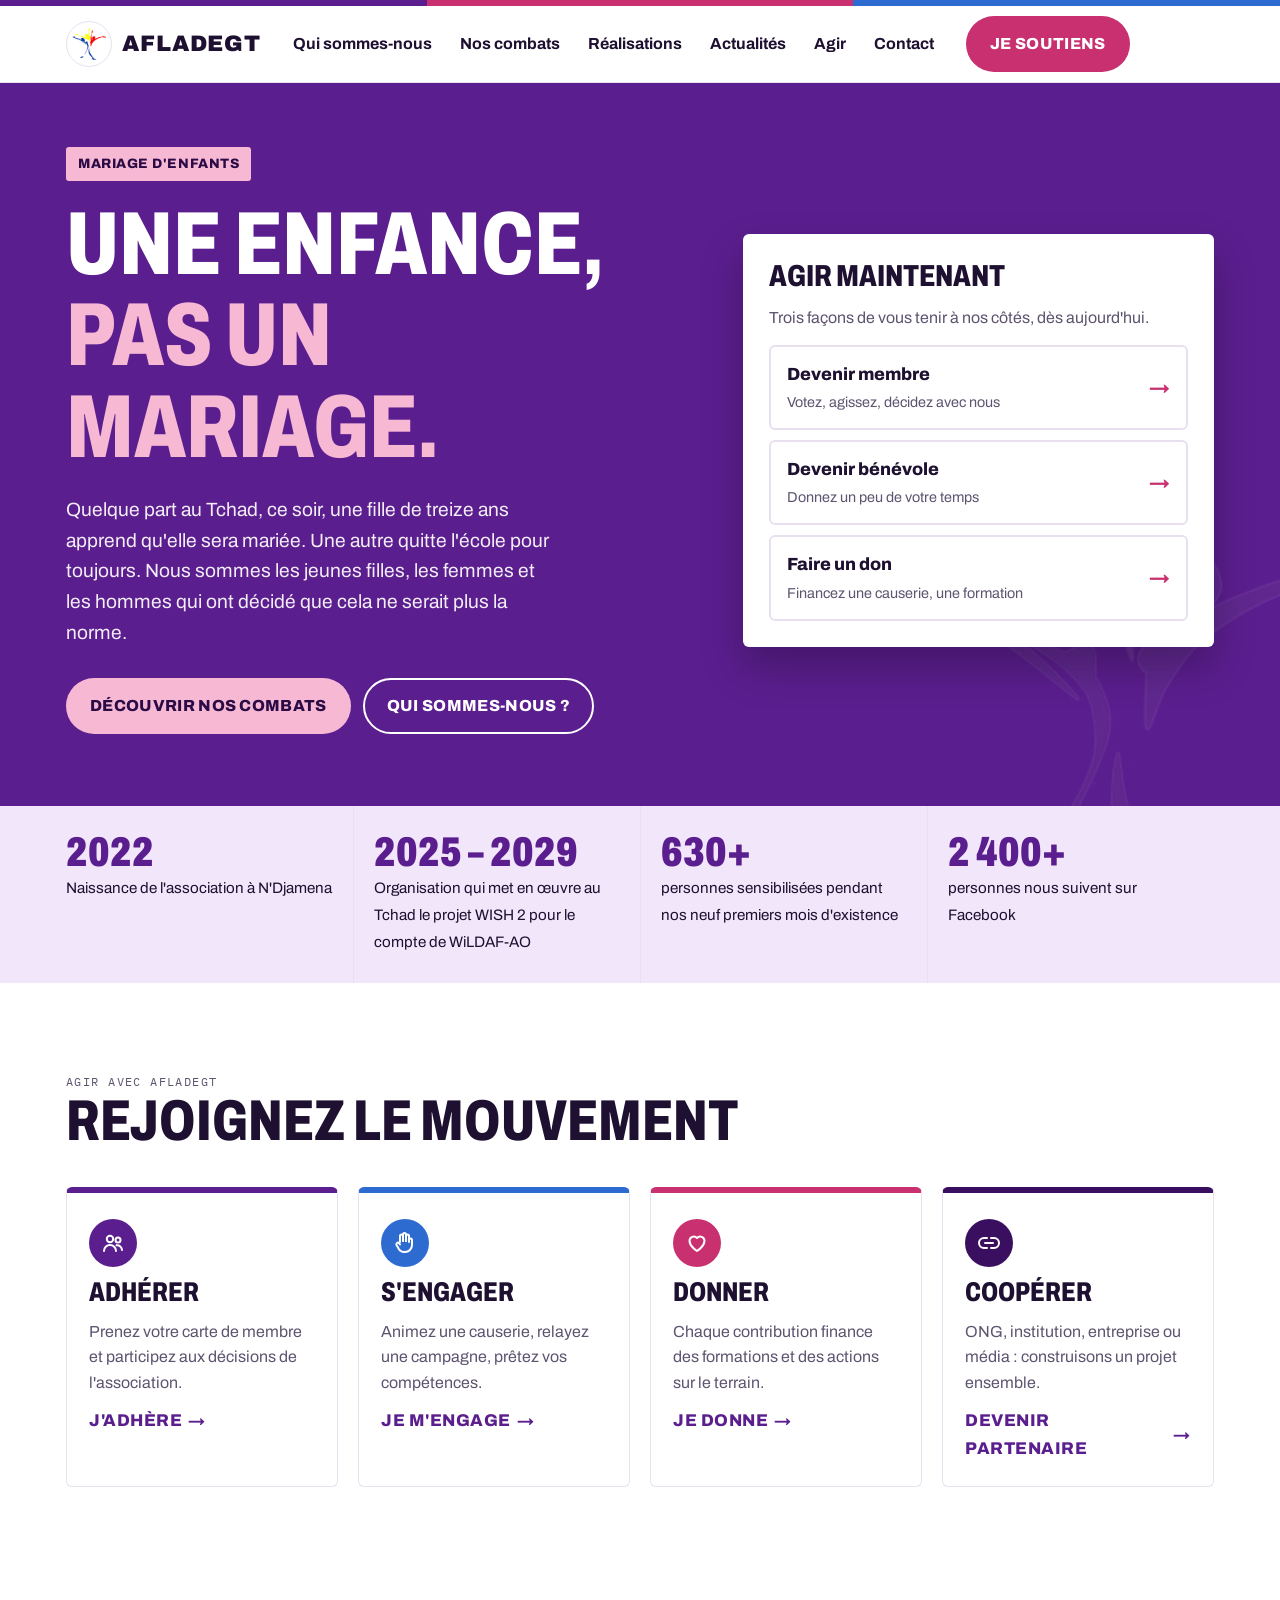
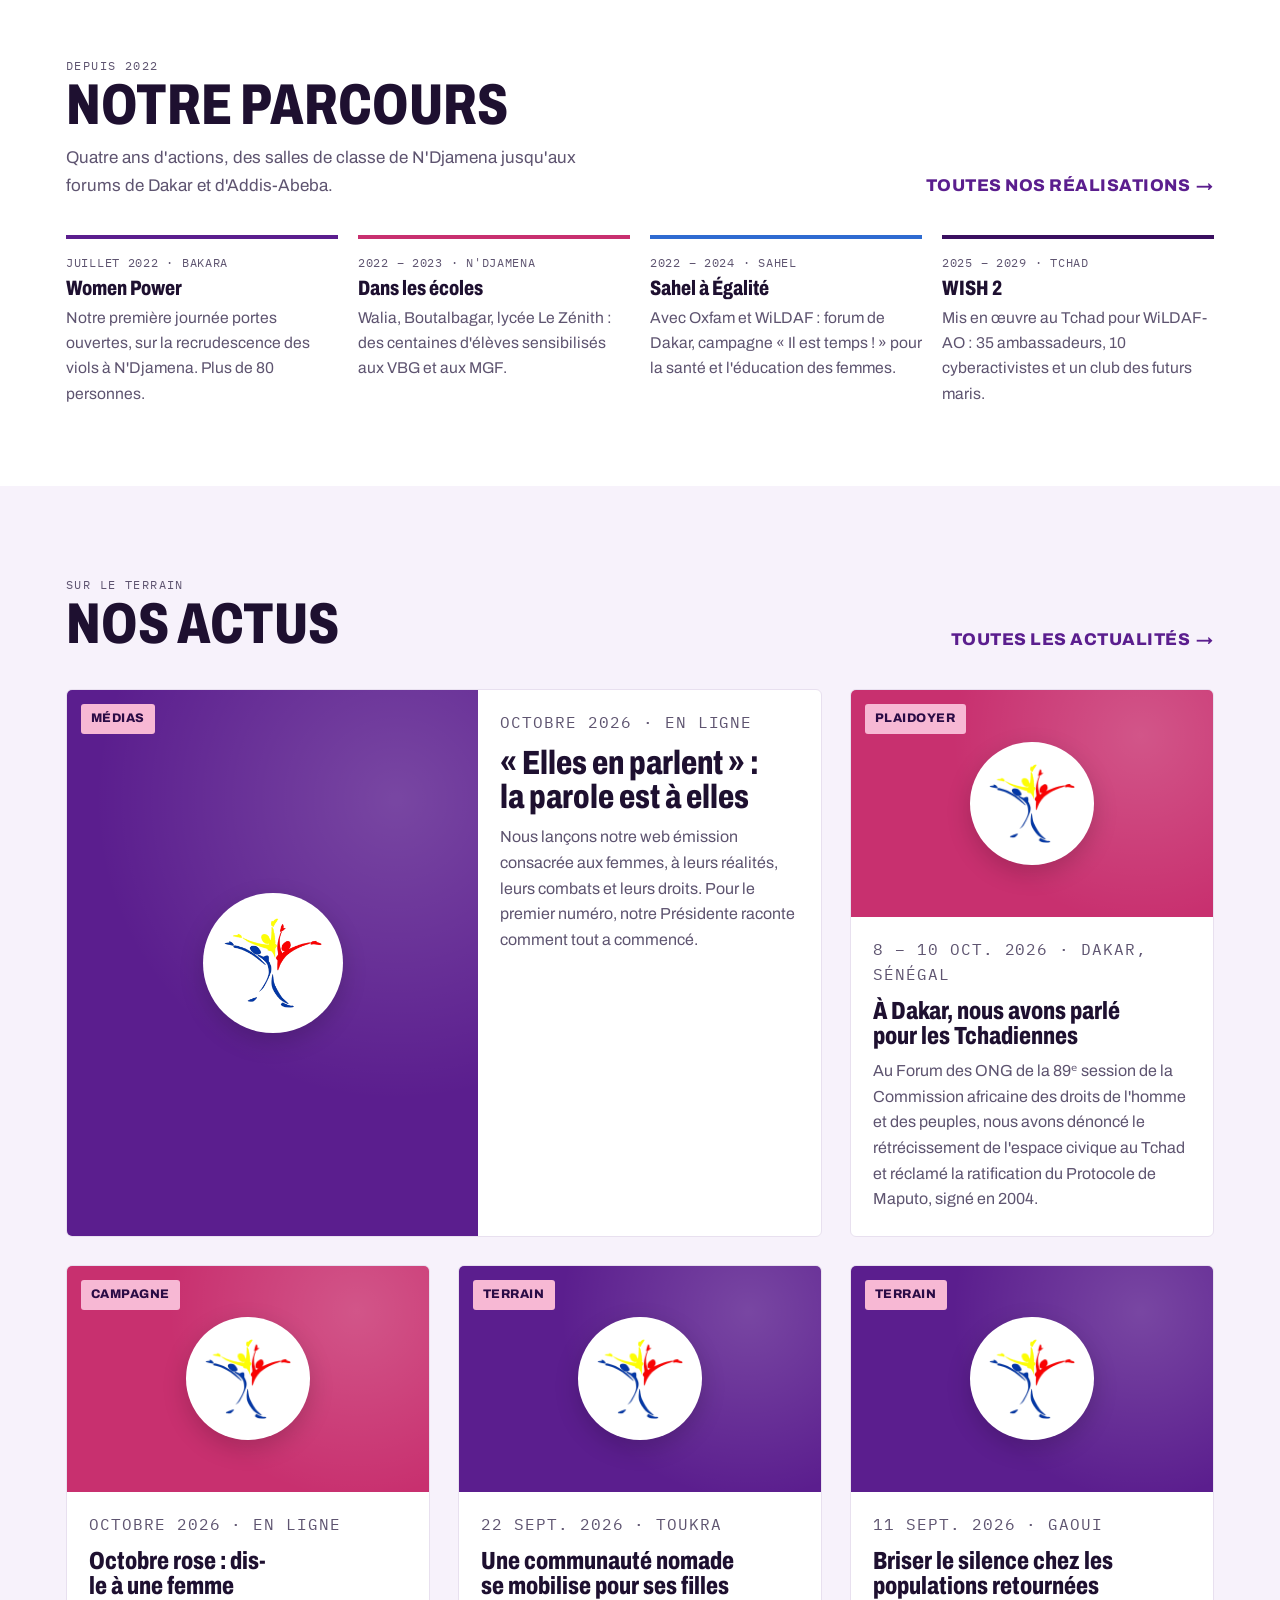
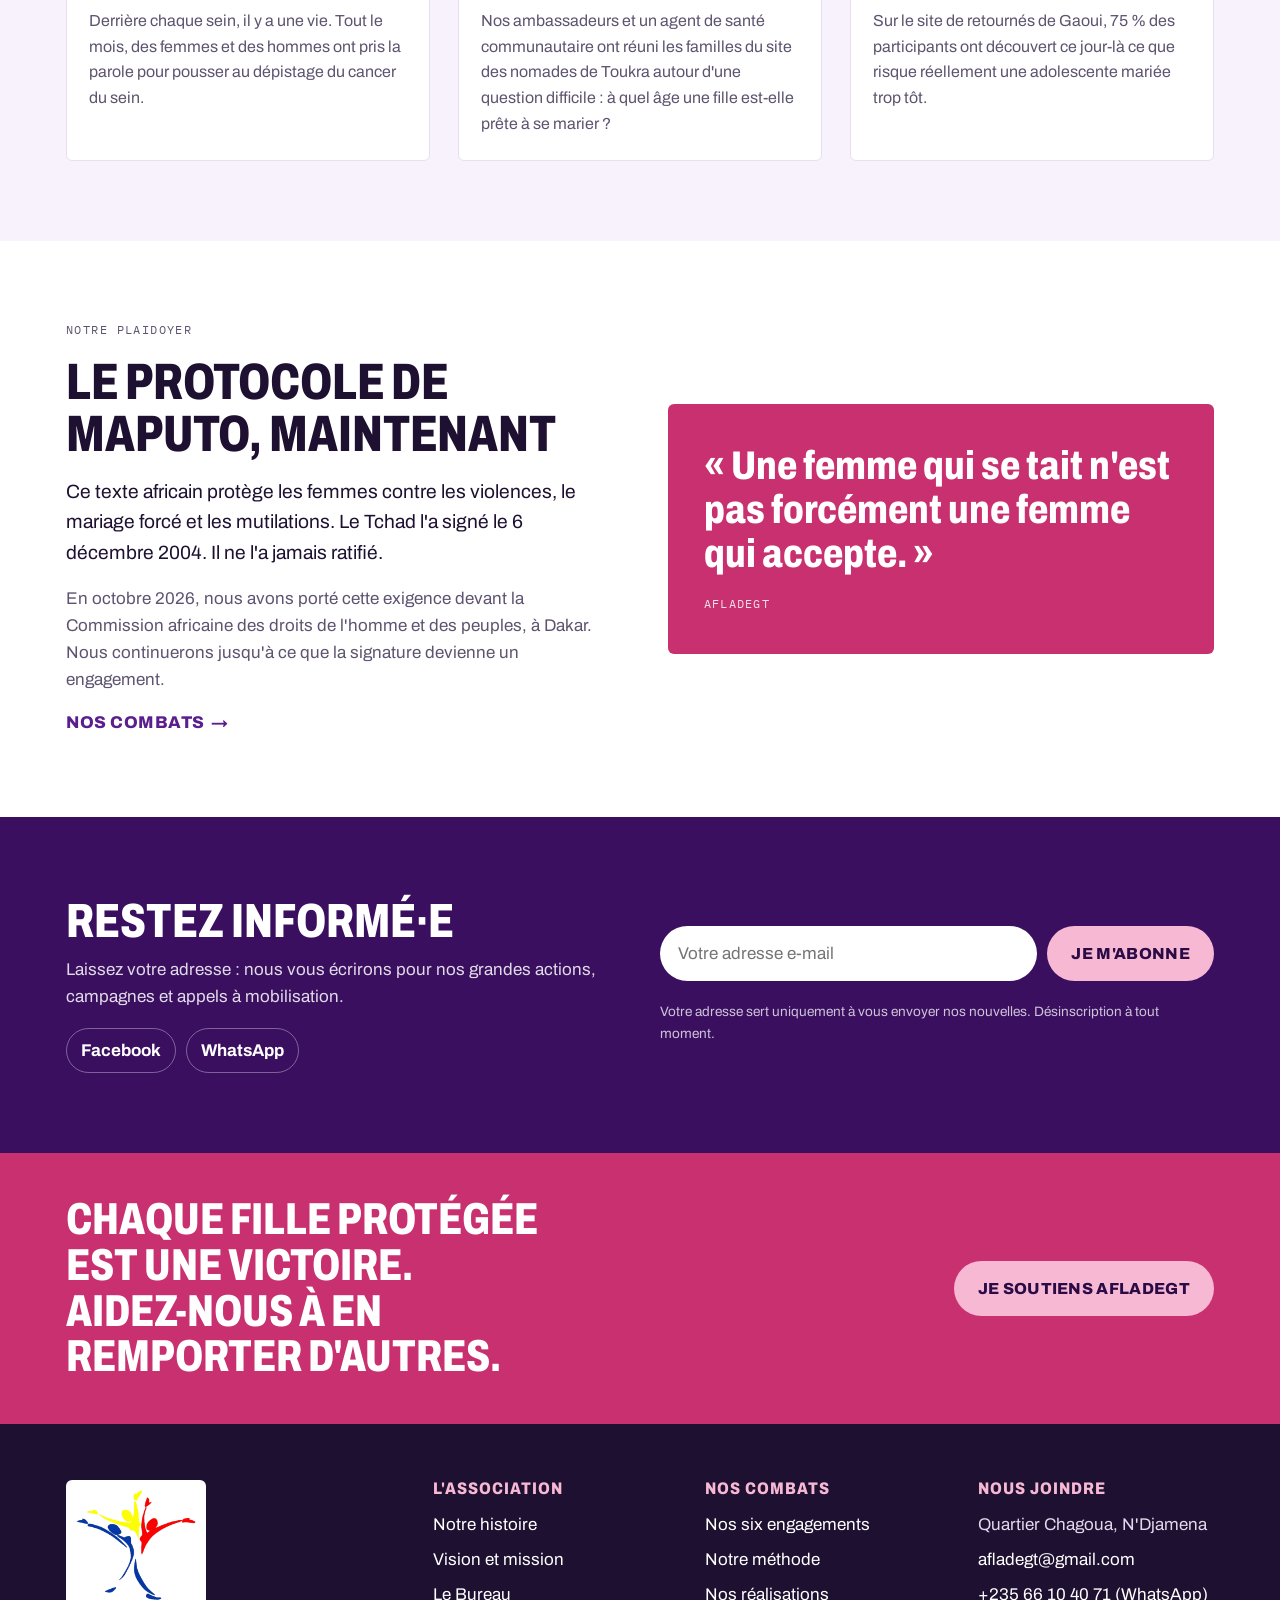
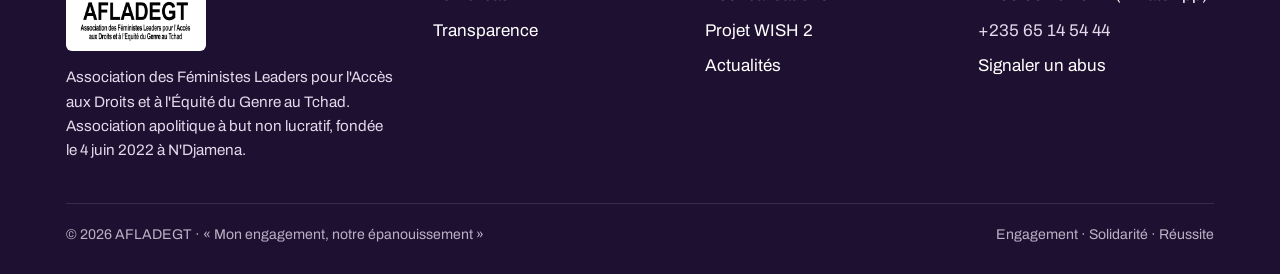
<file: index.html>
<!doctype html>
<html lang="fr">
<head>
<meta charset="utf-8">
<meta name="viewport" content="width=device-width,initial-scale=1,viewport-fit=cover">
<title>AFLADEGT · Féministes Leaders du Tchad</title>
<meta name="description" content="AFLADEGT, Association des Féministes Leaders pour l&#x27;Accès aux Droits et à l&#x27;Équité du Genre au Tchad : égalité de genre, lutte contre les violences et leadership des femmes et des jeunes filles.">
<meta property="og:title" content="AFLADEGT · Féministes Leaders du Tchad">
<meta property="og:description" content="AFLADEGT, Association des Féministes Leaders pour l&#x27;Accès aux Droits et à l&#x27;Équité du Genre au Tchad : égalité de genre, lutte contre les violences et leadership des femmes et des jeunes filles.">
<meta property="og:image" content="assets/logo.png">
<link rel="icon" type="image/png" href="assets/logo-mark.png">
<link rel="preconnect" href="https://fonts.googleapis.com"><link rel="preconnect" href="https://fonts.gstatic.com" crossorigin><link rel="stylesheet" href="https://fonts.googleapis.com/css2?family=Archivo:wdth,wght@62..125,400..900&family=IBM+Plex+Mono:wght@500&display=swap">
<link rel="stylesheet" href="assets/style.css">
<script type="application/ld+json">{"@context": "https://schema.org", "@type": "NGO", "name": "AFLADEGT", "alternateName": "Association des Féministes Leaders pour l'Accès aux Droits et à l'Équité du Genre au Tchad", "url": "https://afladegt-site.pages.dev/", "logo": "https://afladegt-site.pages.dev/assets/logo.png", "foundingDate": "2022-06-04", "email": "afladegt@gmail.com", "telephone": "+23566104071", "address": {"@type": "PostalAddress", "addressLocality": "N'Djamena", "streetAddress": "Quartier Chagoua", "addressCountry": "TD"}, "sameAs": ["https://www.facebook.com/afladegt"]}</script>
</head>
<body>
<a class="skip" href="#contenu">Aller au contenu</a>
<div class="tri" aria-hidden="true"><i></i><i></i><i></i></div>
<header class="top"><div class="wrap bar">
  <a class="logo" href="./"><span class="chip"><img src="assets/logo-mark.png" alt=""></span><b>AFLADEGT</b></a>
  <nav aria-label="Navigation principale"><ul class="menu"><li><a href="qui-sommes-nous.html">Qui sommes-nous</a></li><li><a href="nos-combats.html">Nos combats</a></li><li><a href="nos-realisations.html">Réalisations</a></li><li><a href="actualites.html">Actualités</a></li><li><a href="agir.html">Agir</a></li><li><a href="contact.html">Contact</a></li></ul></nav>
  <a class="btn btn-red" href="agir.html#don">Je soutiens</a>
  <details class="burger"><summary>Menu</summary><div class="panel"><a href="qui-sommes-nous.html">Qui sommes-nous</a><a href="nos-combats.html">Nos combats</a><a href="nos-realisations.html">Réalisations</a><a href="actualites.html">Actualités</a><a href="agir.html">Agir</a><a href="contact.html">Contact</a><a class="btn btn-red" href="agir.html#don">Je soutiens</a></div></details>
</div></header>
<main id="contenu">
<section class="hero" style="padding:0"><img class="mark" src="assets/logo-mark.png" alt=""><div class="wrap">
  <div>
    <span class="tag">Mariage d'enfants</span>
    <h1>Une enfance, <em>pas un mariage.</em></h1>
    <p class="lede">Quelque part au Tchad, ce soir, une fille de treize ans apprend qu'elle sera mariée. Une autre quitte l'école pour toujours. Nous sommes les jeunes filles, les femmes et les hommes qui ont décidé que cela ne serait plus la norme.</p>
    <div class="ctas"><a class="btn btn-yellow" href="nos-combats.html">Découvrir nos combats</a><a class="btn btn-line" href="qui-sommes-nous.html">Qui sommes-nous ?</a></div>
  </div>
  <aside class="act-box" aria-labelledby="agir-titre">
    <h2 id="agir-titre">Agir maintenant</h2>
    <p>Trois façons de vous tenir à nos côtés, dès aujourd'hui.</p>
    <div class="choices">
      <a href="agir.html#adherer"><span>Devenir membre<small>Votez, agissez, décidez avec nous</small></span></a>
      <a href="agir.html#benevole"><span>Devenir bénévole<small>Donnez un peu de votre temps</small></span></a>
      <a href="agir.html#don"><span>Faire un don<small>Financez une causerie, une formation</small></span></a>
    </div>
  </aside>
</div></section>

<div class="figures"><div class="wrap">
  <div class="f"><b>2022</b><span>Naissance de l'association à N'Djamena</span></div>
  <div class="f"><b>2025 – 2029</b><span>Organisation qui met en œuvre au Tchad le projet WISH 2 pour le compte de WiLDAF-AO</span></div>
  <div class="f"><b>630+</b><span>personnes sensibilisées pendant nos neuf premiers mois d'existence</span></div>
  <div class="f"><b>2 400+</b><span>personnes nous suivent sur Facebook</span></div>
</div></div>

<section><div class="wrap">
  <div class="sec-head"><div><p class="eyebrow">Agir avec AFLADEGT</p><h2>Rejoignez le mouvement</h2></div></div>
  <div class="agir">
    <a class="c-blue" href="agir.html#adherer"><span class="ico"><svg viewBox="0 0 24 24" fill="none" stroke="currentColor" stroke-width="2" stroke-linecap="round" stroke-linejoin="round" aria-hidden="true"><circle cx="9" cy="8" r="3.2"/><path d="M3 20c0-3.3 2.7-6 6-6s6 2.7 6 6"/><circle cx="17" cy="9" r="2.5"/><path d="M15.5 14.2A5 5 0 0 1 21 19"/></svg></span><h3>Adhérer</h3><p>Prenez votre carte de membre et participez aux décisions de l'association.</p><span class="more">J'adhère</span></a>
    <a class="c-yellow" href="agir.html#benevole"><span class="ico"><svg viewBox="0 0 24 24" fill="none" stroke="currentColor" stroke-width="2" stroke-linecap="round" stroke-linejoin="round" aria-hidden="true"><path d="M7 11V5a1.5 1.5 0 0 1 3 0v5"/><path d="M10 10V3.5a1.5 1.5 0 0 1 3 0V10"/><path d="M13 10V5a1.5 1.5 0 0 1 3 0v6"/><path d="M16 9a1.5 1.5 0 0 1 3 0v5a7 7 0 0 1-7 7h-1a6 6 0 0 1-5-2.7L3.5 14a1.6 1.6 0 0 1 2.6-1.8L7 13.5"/></svg></span><h3>S'engager</h3><p>Animez une causerie, relayez une campagne, prêtez vos compétences.</p><span class="more">Je m'engage</span></a>
    <a class="c-red" href="agir.html#don"><span class="ico"><svg viewBox="0 0 24 24" fill="none" stroke="currentColor" stroke-width="2" stroke-linecap="round" stroke-linejoin="round" aria-hidden="true"><path d="M12 20s-7.5-4.6-7.5-10.2A4.3 4.3 0 0 1 12 7a4.3 4.3 0 0 1 7.5 2.8C19.5 15.4 12 20 12 20z"/></svg></span><h3>Donner</h3><p>Chaque contribution finance des formations et des actions sur le terrain.</p><span class="more">Je donne</span></a>
    <a class="c-ink" href="agir.html#partenaire"><span class="ico"><svg viewBox="0 0 24 24" fill="none" stroke="currentColor" stroke-width="2" stroke-linecap="round" stroke-linejoin="round" aria-hidden="true"><path d="M8 12h8"/><path d="M10 7H7a5 5 0 0 0 0 10h3"/><path d="M14 7h3a5 5 0 0 1 0 10h-3"/></svg></span><h3>Coopérer</h3><p>ONG, institution, entreprise ou média : construisons un projet ensemble.</p><span class="more">Devenir partenaire</span></a>
  </div>
</div></section>

<section><div class="wrap">
  <div class="sec-head"><div><p class="eyebrow">Depuis 2022</p><h2>Notre parcours</h2><p>Quatre ans d'actions, des salles de classe de N'Djamena jusqu'aux forums de Dakar et d'Addis-Abeba.</p></div><a class="more" href="nos-realisations.html">Toutes nos réalisations</a></div>
  <div class="tease">
    <div class="c-blue"><span class="meta">Juillet 2022 · Bakara</span><h3>Women Power</h3><p>Notre première journée portes ouvertes, sur la recrudescence des viols à N'Djamena. Plus de 80 personnes.</p></div>
    <div class="c-red"><span class="meta">2022 – 2023 · N'Djamena</span><h3>Dans les écoles</h3><p>Walia, Boutalbagar, lycée Le Zénith : des centaines d'élèves sensibilisés aux VBG et aux MGF.</p></div>
    <div class="c-yellow"><span class="meta">2022 – 2024 · Sahel</span><h3>Sahel à Égalité</h3><p>Avec Oxfam et WiLDAF : forum de Dakar, campagne « Il est temps ! » pour la santé et l'éducation des femmes.</p></div>
    <div class="c-ink"><span class="meta">2025 – 2029 · Tchad</span><h3>WISH 2</h3><p>Mis en œuvre au Tchad pour WiLDAF-AO : 35 ambassadeurs, 10 cyberactivistes et un club des futurs maris.</p></div>
  </div>
</div></section>

<section class="soft"><div class="wrap">
  <div class="sec-head"><div><p class="eyebrow">Sur le terrain</p><h2>Nos actus</h2></div><a class="more" href="actualites.html">Toutes les actualités</a></div>
  <div class="news news-wide"><article class="card" data-cat="Médias">
  <div class="media c-blue"><span class="cat">Médias</span><div class="ph"><span class="disc"><img src="assets/logo-mark.png" alt=""></span></div></div>
  <div class="txt"><p class="meta">Octobre 2026 · En ligne</p><h3>« Elles en parlent » : la parole est à elles</h3><p>Nous lançons notre web émission consacrée aux femmes, à leurs réalités, leurs combats et leurs droits. Pour le premier numéro, notre Présidente raconte comment tout a commencé.</p></div>
</article><article class="card" data-cat="Plaidoyer">
  <div class="media c-red"><span class="cat">Plaidoyer</span><div class="ph"><span class="disc"><img src="assets/logo-mark.png" alt=""></span></div></div>
  <div class="txt"><p class="meta">8 – 10 oct. 2026 · Dakar, Sénégal</p><h3>À Dakar, nous avons parlé pour les Tchadiennes</h3><p>Au Forum des ONG de la 89ᵉ session de la Commission africaine des droits de l'homme et des peuples, nous avons dénoncé le rétrécissement de l'espace civique au Tchad et réclamé la ratification du Protocole de Maputo, signé en 2004.</p></div>
</article><article class="card" data-cat="Campagne">
  <div class="media c-red"><span class="cat">Campagne</span><div class="ph"><span class="disc"><img src="assets/logo-mark.png" alt=""></span></div></div>
  <div class="txt"><p class="meta">Octobre 2026 · En ligne</p><h3>Octobre rose : dis-le à une femme</h3><p>Derrière chaque sein, il y a une vie. Tout le mois, des femmes et des hommes ont pris la parole pour pousser au dépistage du cancer du sein.</p></div>
</article><article class="card" data-cat="Terrain">
  <div class="media c-blue"><span class="cat">Terrain</span><div class="ph"><span class="disc"><img src="assets/logo-mark.png" alt=""></span></div></div>
  <div class="txt"><p class="meta">22 sept. 2026 · Toukra</p><h3>Une communauté nomade se mobilise pour ses filles</h3><p>Nos ambassadeurs et un agent de santé communautaire ont réuni les familles du site des nomades de Toukra autour d'une question difficile : à quel âge une fille est-elle prête à se marier ?</p></div>
</article><article class="card" data-cat="Terrain">
  <div class="media c-blue"><span class="cat">Terrain</span><div class="ph"><span class="disc"><img src="assets/logo-mark.png" alt=""></span></div></div>
  <div class="txt"><p class="meta">11 sept. 2026 · Gaoui</p><h3>Briser le silence chez les populations retournées</h3><p>Sur le site de retournés de Gaoui, 75 % des participants ont découvert ce jour-là ce que risque réellement une adolescente mariée trop tôt.</p></div>
</article></div>
</div></section>

<section><div class="wrap split">
  <div class="prose">
    <p class="eyebrow">Notre plaidoyer</p>
    <h2>Le Protocole de Maputo, maintenant</h2>
    <p class="big">Ce texte africain protège les femmes contre les violences, le mariage forcé et les mutilations. Le Tchad l'a signé le 6 décembre 2004. Il ne l'a jamais ratifié.</p>
    <p>En octobre 2026, nous avons porté cette exigence devant la Commission africaine des droits de l'homme et des peuples, à Dakar. Nous continuerons jusqu'à ce que la signature devienne un engagement.</p>
    <a class="more" href="nos-combats.html">Nos combats</a>
  </div>
  <div class="quote"><p>« Une femme qui se tait n'est pas forcément une femme qui accepte. »</p><small>AFLADEGT</small></div>
</div></section>

</main>
<section class="letter" id="lettre"><div class="wrap">
  <div><h2>Restez informé·e</h2><p>Laissez votre adresse : nous vous écrirons pour nos grandes actions, campagnes et appels à mobilisation.</p>
    <div class="social"><a href="https://www.facebook.com/afladegt" target="_blank" rel="noopener">Facebook</a><a href="https://wa.me/23566104071" target="_blank" rel="noopener">WhatsApp</a></div></div>
  <form name="newsletter" method="get" action="merci.html" data-mail="afladegt@gmail.com">
    
    <input type="email" id="nl-email" name="email" required placeholder="Votre adresse e-mail" aria-label="Votre adresse e-mail">
    <button class="btn btn-yellow" type="submit">Je m'abonne</button>
    <p class="note">Votre adresse sert uniquement à vous envoyer nos nouvelles. Désinscription à tout moment.</p>
  </form>
</div></section>
<section class="donband" style="padding:0"><div class="wrap">
  <h2>Chaque fille protégée est une victoire. Aidez-nous à en remporter d'autres.</h2>
  <a class="btn btn-yellow" href="agir.html#don">Je soutiens AFLADEGT</a>
</div></section>
<footer class="foot"><div class="wrap">
  <div class="cols">
    <div class="about"><img src="assets/logo.png" alt="Logo AFLADEGT">
      <p>Association des Féministes Leaders pour l'Accès aux Droits et à l'Équité du Genre au Tchad. Association apolitique à but non lucratif, fondée le 4 juin 2022 à N'Djamena.</p></div>
    <div><h4>L'association</h4><ul><li><a href="qui-sommes-nous.html">Notre histoire</a></li><li><a href="qui-sommes-nous.html#vision">Vision et mission</a></li><li><a href="qui-sommes-nous.html#equipe">Le Bureau</a></li><li><a href="qui-sommes-nous.html#transparence">Transparence</a></li></ul></div>
    <div><h4>Nos combats</h4><ul><li><a href="nos-combats.html#combats">Nos six engagements</a></li><li><a href="nos-combats.html#methode">Notre méthode</a></li><li><a href="nos-realisations.html">Nos réalisations</a></li><li><a href="nos-combats.html#wish2">Projet WISH 2</a></li><li><a href="actualites.html">Actualités</a></li></ul></div>
    <div><h4>Nous joindre</h4><ul><li>Quartier Chagoua, N'Djamena</li><li><a href="mailto:afladegt@gmail.com">afladegt@gmail.com</a></li><li><a href="https://wa.me/23566104071" target="_blank" rel="noopener">+235 66 10 40 71 (WhatsApp)</a></li><li>+235 65 14 54 44</li><li><a href="contact.html#signaler">Signaler un abus</a></li></ul></div>
  </div>
  <div class="legal"><span>© 2026 AFLADEGT · « Mon engagement, notre épanouissement »</span><span>Engagement · Solidarité · Réussite</span></div>
</div></footer>
<script src="assets/site.js"></script>
<script src="assets/editor.js"></script>

</body>
</html>
</file>
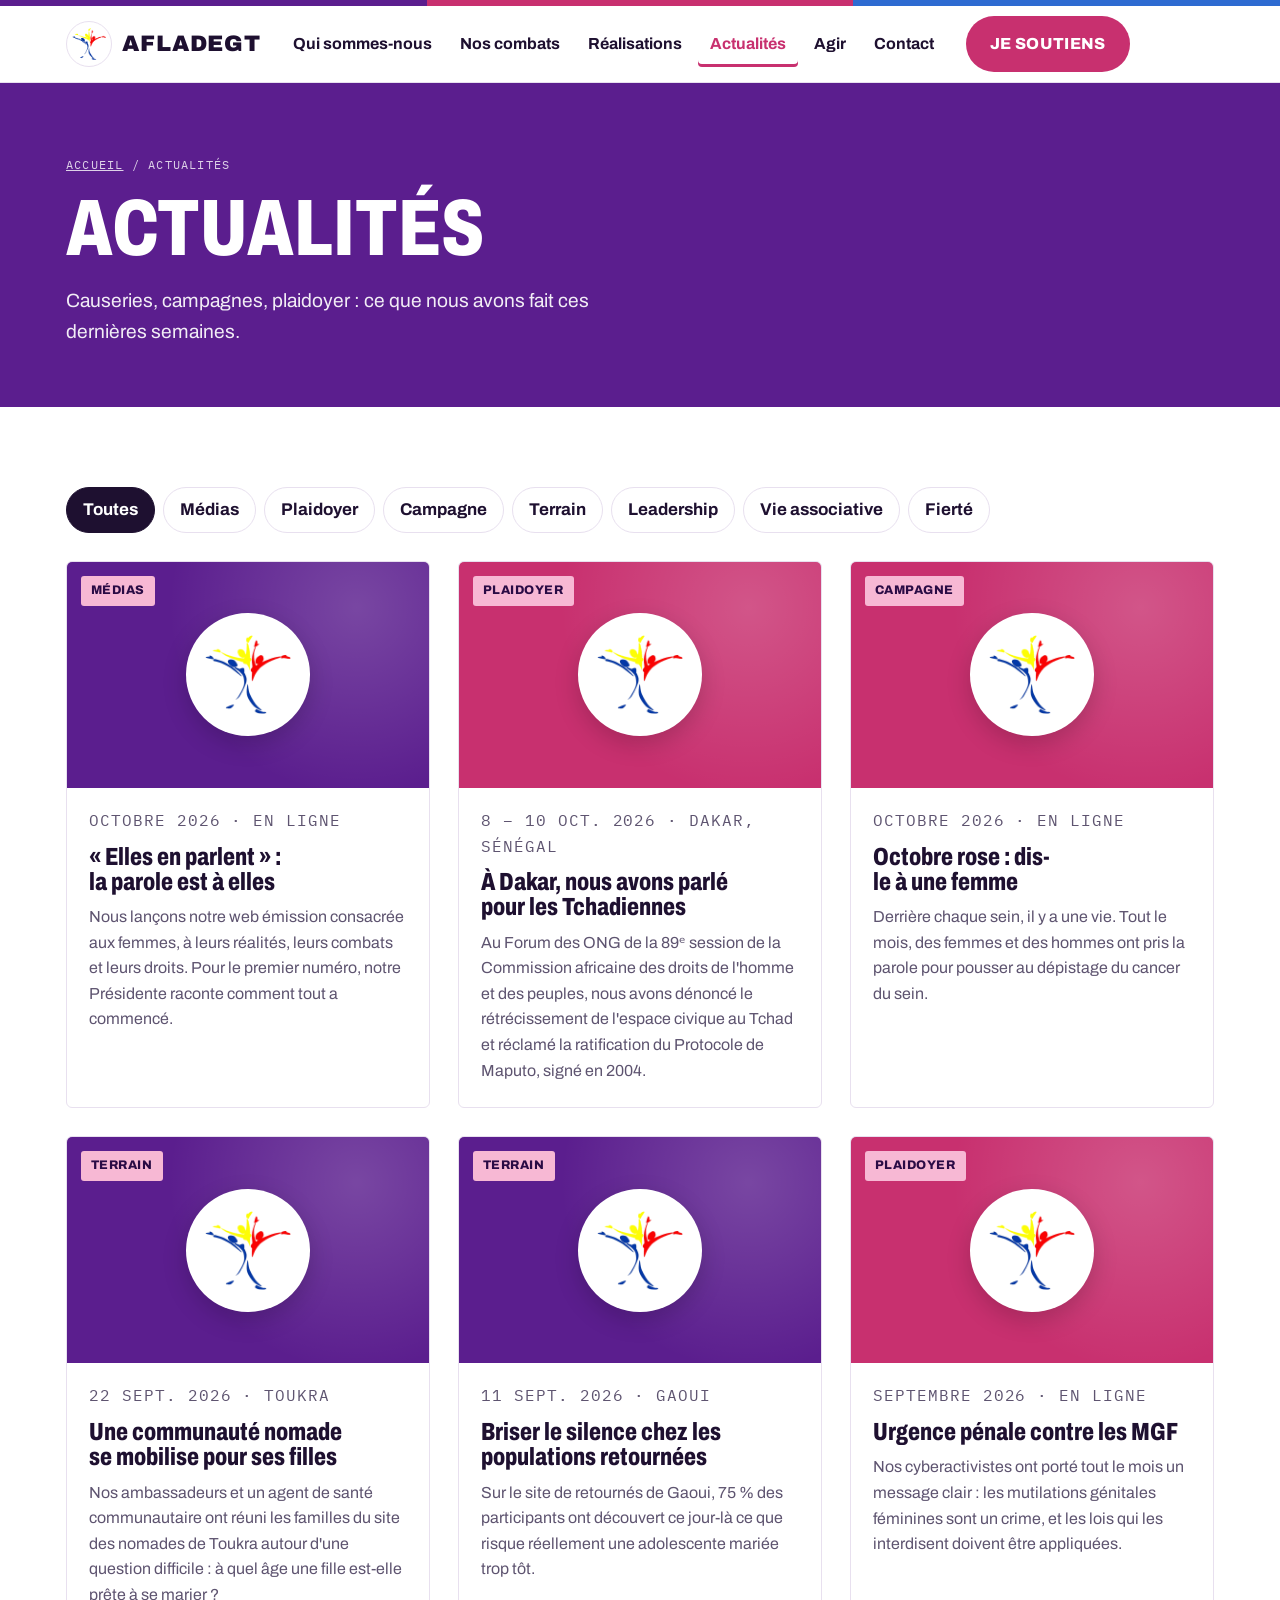
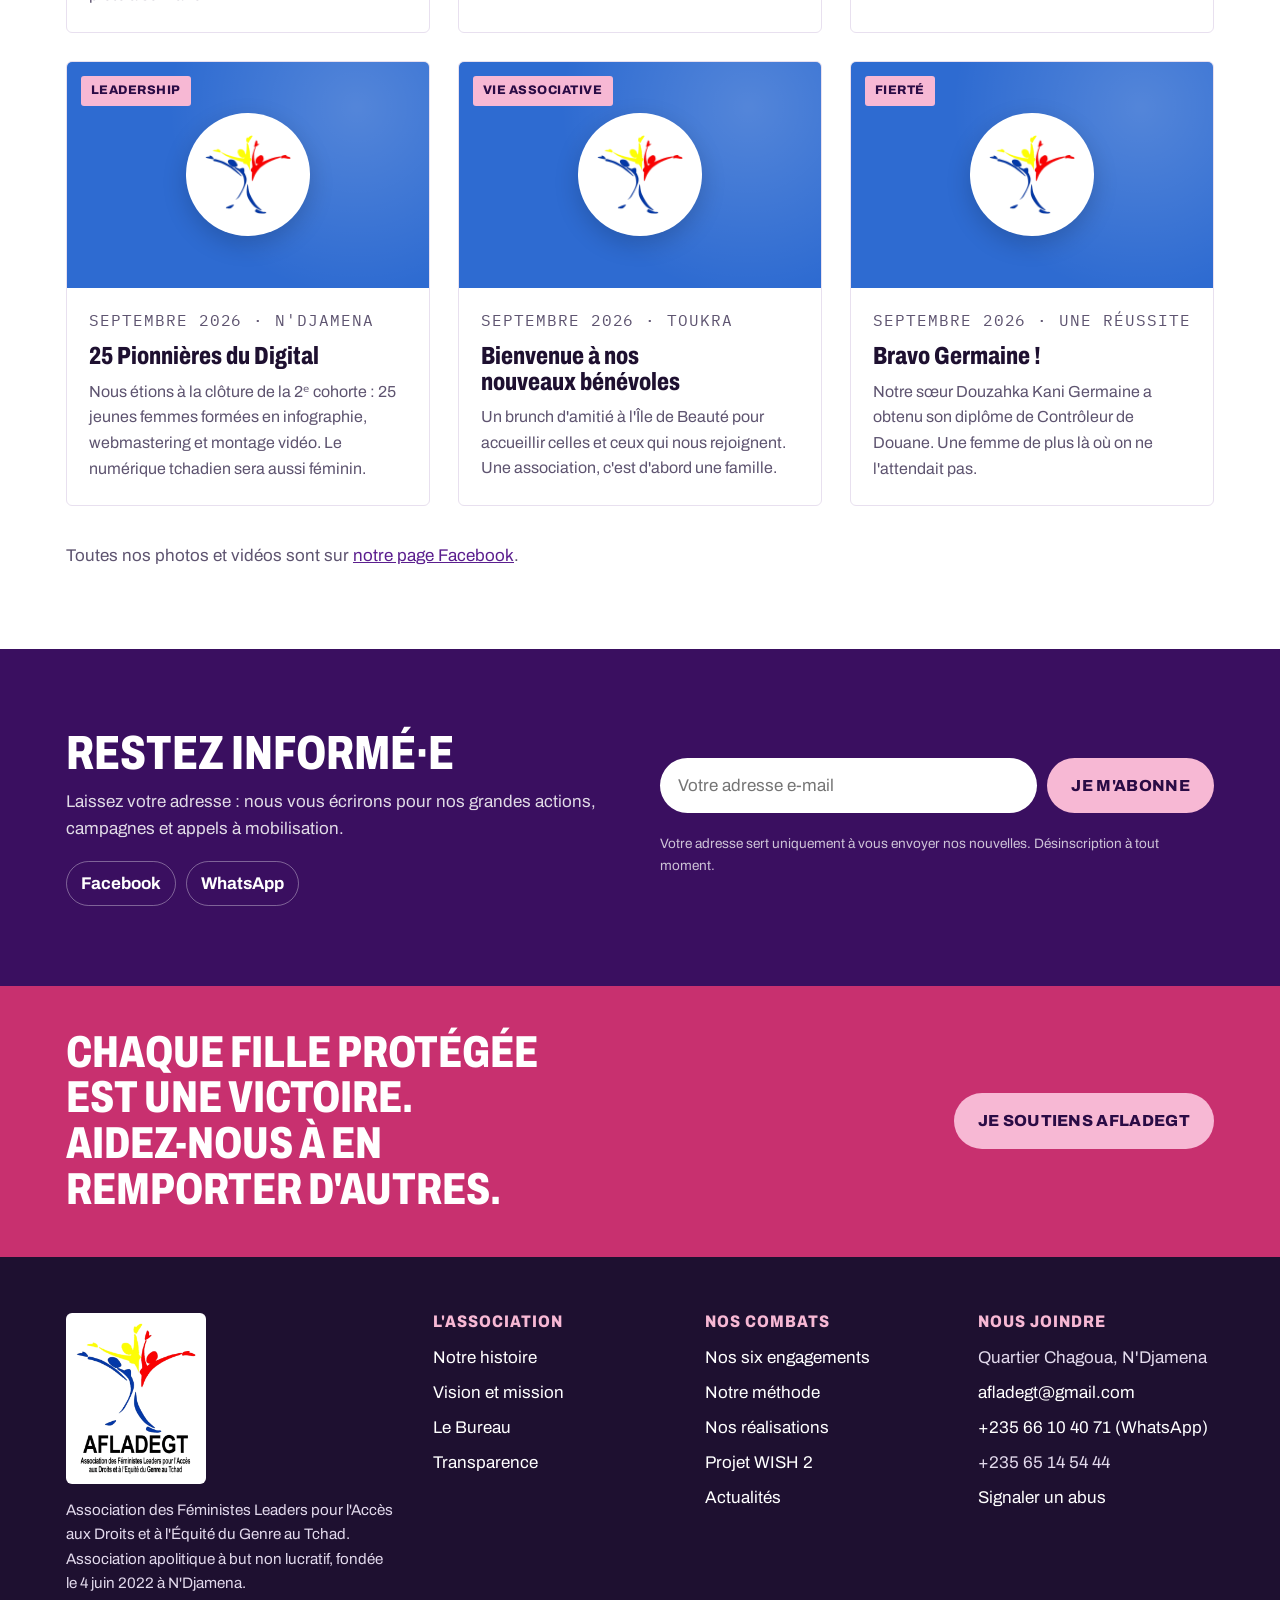
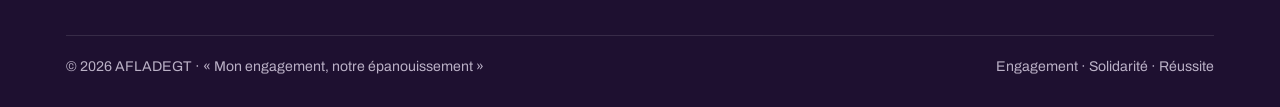
<file: actualites.html>
<!doctype html>
<html lang="fr">
<head>
<meta charset="utf-8">
<meta name="viewport" content="width=device-width,initial-scale=1,viewport-fit=cover">
<title>Actualités · AFLADEGT</title>
<meta name="description" content="AFLADEGT, Association des Féministes Leaders pour l&#x27;Accès aux Droits et à l&#x27;Équité du Genre au Tchad : égalité de genre, lutte contre les violences et leadership des femmes et des jeunes filles.">
<meta property="og:title" content="Actualités · AFLADEGT">
<meta property="og:description" content="AFLADEGT, Association des Féministes Leaders pour l&#x27;Accès aux Droits et à l&#x27;Équité du Genre au Tchad : égalité de genre, lutte contre les violences et leadership des femmes et des jeunes filles.">
<meta property="og:image" content="assets/logo.png">
<link rel="icon" type="image/png" href="assets/logo-mark.png">
<link rel="preconnect" href="https://fonts.googleapis.com"><link rel="preconnect" href="https://fonts.gstatic.com" crossorigin><link rel="stylesheet" href="https://fonts.googleapis.com/css2?family=Archivo:wdth,wght@62..125,400..900&family=IBM+Plex+Mono:wght@500&display=swap">
<link rel="stylesheet" href="assets/style.css">
</head>
<body>
<a class="skip" href="#contenu">Aller au contenu</a>
<div class="tri" aria-hidden="true"><i></i><i></i><i></i></div>
<header class="top"><div class="wrap bar">
  <a class="logo" href="./"><span class="chip"><img src="assets/logo-mark.png" alt=""></span><b>AFLADEGT</b></a>
  <nav aria-label="Navigation principale"><ul class="menu"><li><a href="qui-sommes-nous.html">Qui sommes-nous</a></li><li><a href="nos-combats.html">Nos combats</a></li><li><a href="nos-realisations.html">Réalisations</a></li><li><a href="actualites.html" aria-current="page">Actualités</a></li><li><a href="agir.html">Agir</a></li><li><a href="contact.html">Contact</a></li></ul></nav>
  <a class="btn btn-red" href="agir.html#don">Je soutiens</a>
  <details class="burger"><summary>Menu</summary><div class="panel"><a href="qui-sommes-nous.html">Qui sommes-nous</a><a href="nos-combats.html">Nos combats</a><a href="nos-realisations.html">Réalisations</a><a href="actualites.html">Actualités</a><a href="agir.html">Agir</a><a href="contact.html">Contact</a><a class="btn btn-red" href="agir.html#don">Je soutiens</a></div></details>
</div></header>
<main id="contenu">
<div class="pagehead"><div class="wrap"><p class="crumbs"><a href="./">Accueil</a> / Actualités</p><h1>Actualités</h1><p>Causeries, campagnes, plaidoyer : ce que nous avons fait ces dernières semaines.</p></div></div>
<section><div class="wrap">
  <div class="filters" role="group" aria-label="Filtrer par thème"><button type="button" aria-pressed="true" data-f="*">Toutes</button><button type="button" aria-pressed="false" data-f="Médias">Médias</button><button type="button" aria-pressed="false" data-f="Plaidoyer">Plaidoyer</button><button type="button" aria-pressed="false" data-f="Campagne">Campagne</button><button type="button" aria-pressed="false" data-f="Terrain">Terrain</button><button type="button" aria-pressed="false" data-f="Leadership">Leadership</button><button type="button" aria-pressed="false" data-f="Vie associative">Vie associative</button><button type="button" aria-pressed="false" data-f="Fierté">Fierté</button></div>
  <div class="news" id="news-list"><article class="card" data-cat="Médias">
  <div class="media c-blue"><span class="cat">Médias</span><div class="ph"><span class="disc"><img src="assets/logo-mark.png" alt=""></span></div></div>
  <div class="txt"><p class="meta">Octobre 2026 · En ligne</p><h3>« Elles en parlent » : la parole est à elles</h3><p>Nous lançons notre web émission consacrée aux femmes, à leurs réalités, leurs combats et leurs droits. Pour le premier numéro, notre Présidente raconte comment tout a commencé.</p></div>
</article><article class="card" data-cat="Plaidoyer">
  <div class="media c-red"><span class="cat">Plaidoyer</span><div class="ph"><span class="disc"><img src="assets/logo-mark.png" alt=""></span></div></div>
  <div class="txt"><p class="meta">8 – 10 oct. 2026 · Dakar, Sénégal</p><h3>À Dakar, nous avons parlé pour les Tchadiennes</h3><p>Au Forum des ONG de la 89ᵉ session de la Commission africaine des droits de l'homme et des peuples, nous avons dénoncé le rétrécissement de l'espace civique au Tchad et réclamé la ratification du Protocole de Maputo, signé en 2004.</p></div>
</article><article class="card" data-cat="Campagne">
  <div class="media c-red"><span class="cat">Campagne</span><div class="ph"><span class="disc"><img src="assets/logo-mark.png" alt=""></span></div></div>
  <div class="txt"><p class="meta">Octobre 2026 · En ligne</p><h3>Octobre rose : dis-le à une femme</h3><p>Derrière chaque sein, il y a une vie. Tout le mois, des femmes et des hommes ont pris la parole pour pousser au dépistage du cancer du sein.</p></div>
</article><article class="card" data-cat="Terrain">
  <div class="media c-blue"><span class="cat">Terrain</span><div class="ph"><span class="disc"><img src="assets/logo-mark.png" alt=""></span></div></div>
  <div class="txt"><p class="meta">22 sept. 2026 · Toukra</p><h3>Une communauté nomade se mobilise pour ses filles</h3><p>Nos ambassadeurs et un agent de santé communautaire ont réuni les familles du site des nomades de Toukra autour d'une question difficile : à quel âge une fille est-elle prête à se marier ?</p></div>
</article><article class="card" data-cat="Terrain">
  <div class="media c-blue"><span class="cat">Terrain</span><div class="ph"><span class="disc"><img src="assets/logo-mark.png" alt=""></span></div></div>
  <div class="txt"><p class="meta">11 sept. 2026 · Gaoui</p><h3>Briser le silence chez les populations retournées</h3><p>Sur le site de retournés de Gaoui, 75 % des participants ont découvert ce jour-là ce que risque réellement une adolescente mariée trop tôt.</p></div>
</article><article class="card" data-cat="Plaidoyer">
  <div class="media c-red"><span class="cat">Plaidoyer</span><div class="ph"><span class="disc"><img src="assets/logo-mark.png" alt=""></span></div></div>
  <div class="txt"><p class="meta">Septembre 2026 · En ligne</p><h3>Urgence pénale contre les MGF</h3><p>Nos cyberactivistes ont porté tout le mois un message clair : les mutilations génitales féminines sont un crime, et les lois qui les interdisent doivent être appliquées.</p></div>
</article><article class="card" data-cat="Leadership">
  <div class="media c-yellow"><span class="cat">Leadership</span><div class="ph"><span class="disc"><img src="assets/logo-mark.png" alt=""></span></div></div>
  <div class="txt"><p class="meta">Septembre 2026 · N'Djamena</p><h3>25 Pionnières du Digital</h3><p>Nous étions à la clôture de la 2ᵉ cohorte : 25 jeunes femmes formées en infographie, webmastering et montage vidéo. Le numérique tchadien sera aussi féminin.</p></div>
</article><article class="card" data-cat="Vie associative">
  <div class="media c-yellow"><span class="cat">Vie associative</span><div class="ph"><span class="disc"><img src="assets/logo-mark.png" alt=""></span></div></div>
  <div class="txt"><p class="meta">Septembre 2026 · Toukra</p><h3>Bienvenue à nos nouveaux bénévoles</h3><p>Un brunch d'amitié à l'Île de Beauté pour accueillir celles et ceux qui nous rejoignent. Une association, c'est d'abord une famille.</p></div>
</article><article class="card" data-cat="Fierté">
  <div class="media c-yellow"><span class="cat">Fierté</span><div class="ph"><span class="disc"><img src="assets/logo-mark.png" alt=""></span></div></div>
  <div class="txt"><p class="meta">Septembre 2026 · Une réussite</p><h3>Bravo Germaine !</h3><p>Notre sœur Douzahka Kani Germaine a obtenu son diplôme de Contrôleur de Douane. Une femme de plus là où on ne l'attendait pas.</p></div>
</article></div>
  <p style="margin-top:36px;color:var(--muted)">Toutes nos photos et vidéos sont sur <a href="https://www.facebook.com/afladegt" target="_blank" rel="noopener">notre page Facebook</a>.</p>
</div></section>

</main>
<section class="letter" id="lettre"><div class="wrap">
  <div><h2>Restez informé·e</h2><p>Laissez votre adresse : nous vous écrirons pour nos grandes actions, campagnes et appels à mobilisation.</p>
    <div class="social"><a href="https://www.facebook.com/afladegt" target="_blank" rel="noopener">Facebook</a><a href="https://wa.me/23566104071" target="_blank" rel="noopener">WhatsApp</a></div></div>
  <form name="newsletter" method="get" action="merci.html" data-mail="afladegt@gmail.com">
    
    <input type="email" id="nl-email" name="email" required placeholder="Votre adresse e-mail" aria-label="Votre adresse e-mail">
    <button class="btn btn-yellow" type="submit">Je m'abonne</button>
    <p class="note">Votre adresse sert uniquement à vous envoyer nos nouvelles. Désinscription à tout moment.</p>
  </form>
</div></section>
<section class="donband" style="padding:0"><div class="wrap">
  <h2>Chaque fille protégée est une victoire. Aidez-nous à en remporter d'autres.</h2>
  <a class="btn btn-yellow" href="agir.html#don">Je soutiens AFLADEGT</a>
</div></section>
<footer class="foot"><div class="wrap">
  <div class="cols">
    <div class="about"><img src="assets/logo.png" alt="Logo AFLADEGT">
      <p>Association des Féministes Leaders pour l'Accès aux Droits et à l'Équité du Genre au Tchad. Association apolitique à but non lucratif, fondée le 4 juin 2022 à N'Djamena.</p></div>
    <div><h4>L'association</h4><ul><li><a href="qui-sommes-nous.html">Notre histoire</a></li><li><a href="qui-sommes-nous.html#vision">Vision et mission</a></li><li><a href="qui-sommes-nous.html#equipe">Le Bureau</a></li><li><a href="qui-sommes-nous.html#transparence">Transparence</a></li></ul></div>
    <div><h4>Nos combats</h4><ul><li><a href="nos-combats.html#combats">Nos six engagements</a></li><li><a href="nos-combats.html#methode">Notre méthode</a></li><li><a href="nos-realisations.html">Nos réalisations</a></li><li><a href="nos-combats.html#wish2">Projet WISH 2</a></li><li><a href="actualites.html">Actualités</a></li></ul></div>
    <div><h4>Nous joindre</h4><ul><li>Quartier Chagoua, N'Djamena</li><li><a href="mailto:afladegt@gmail.com">afladegt@gmail.com</a></li><li><a href="https://wa.me/23566104071" target="_blank" rel="noopener">+235 66 10 40 71 (WhatsApp)</a></li><li>+235 65 14 54 44</li><li><a href="contact.html#signaler">Signaler un abus</a></li></ul></div>
  </div>
  <div class="legal"><span>© 2026 AFLADEGT · « Mon engagement, notre épanouissement »</span><span>Engagement · Solidarité · Réussite</span></div>
</div></footer>
<script src="assets/site.js"></script>
<script src="assets/editor.js"></script>
</body>
</html>
</file>
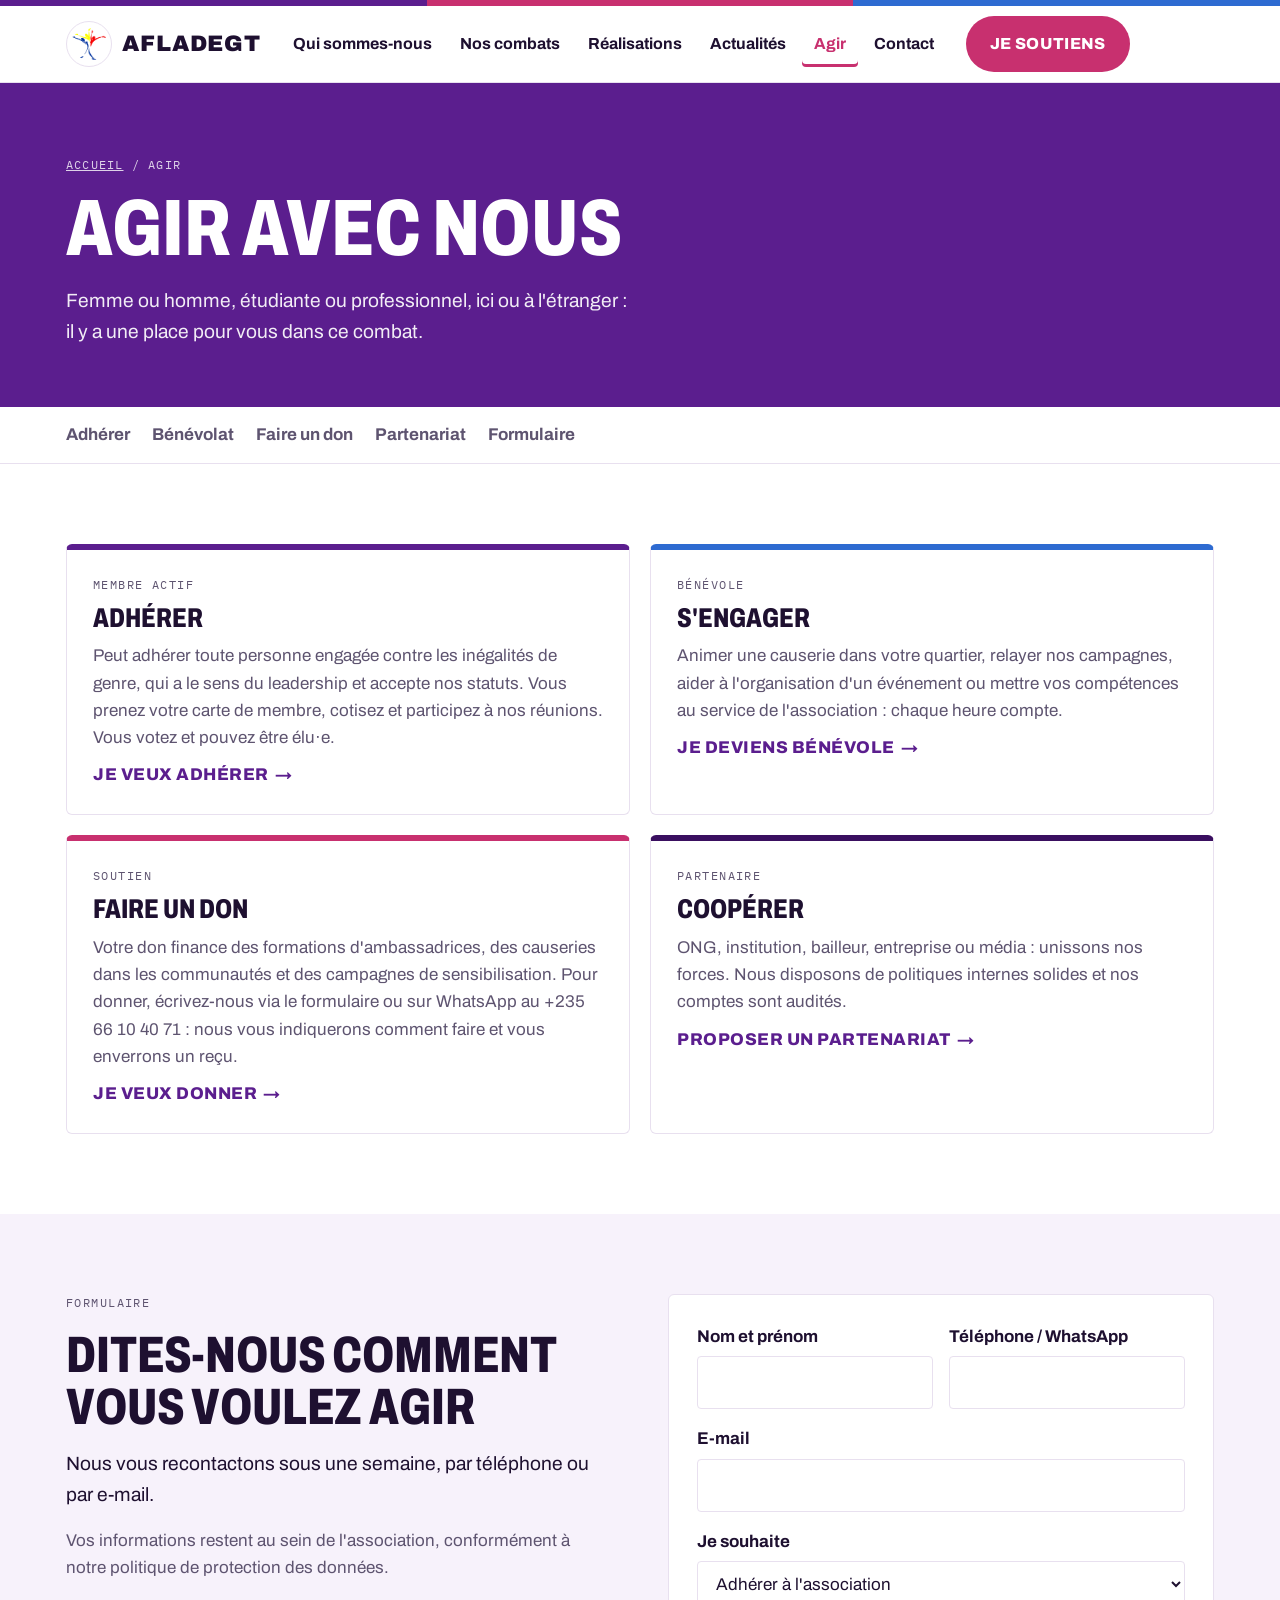
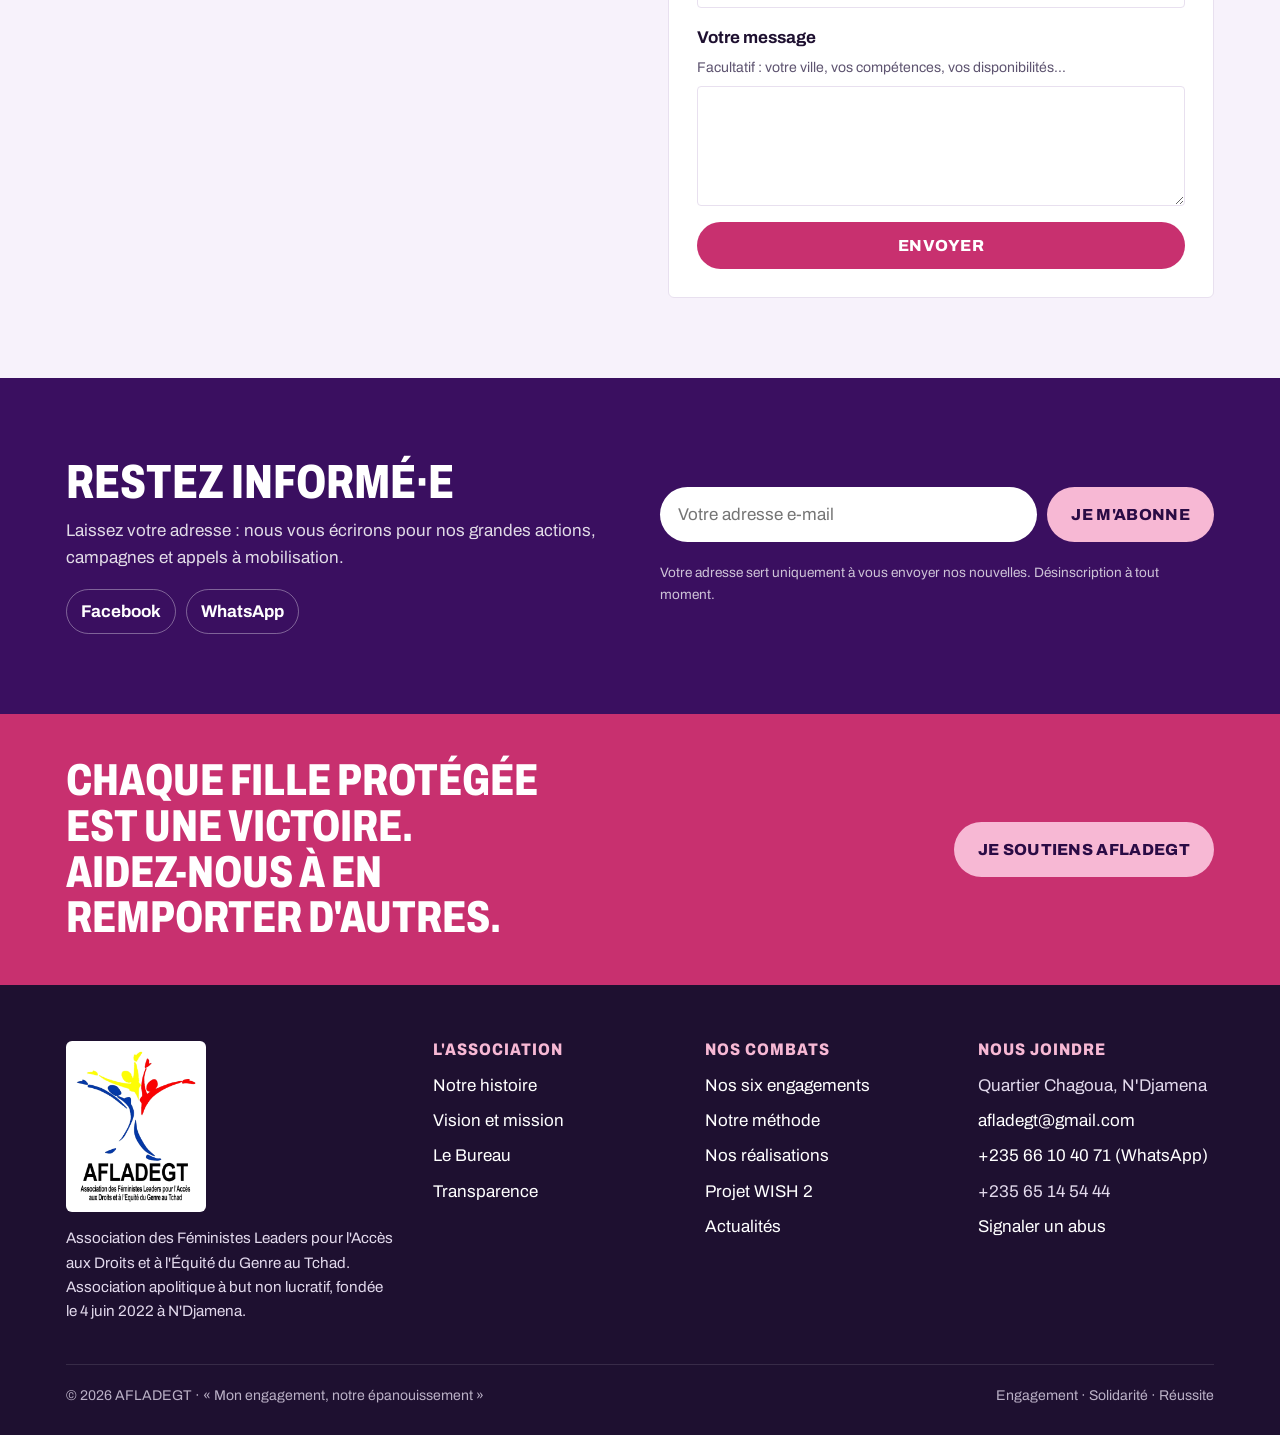
<file: agir.html>
<!doctype html>
<html lang="fr">
<head>
<meta charset="utf-8">
<meta name="viewport" content="width=device-width,initial-scale=1,viewport-fit=cover">
<title>Agir · AFLADEGT</title>
<meta name="description" content="AFLADEGT, Association des Féministes Leaders pour l&#x27;Accès aux Droits et à l&#x27;Équité du Genre au Tchad : égalité de genre, lutte contre les violences et leadership des femmes et des jeunes filles.">
<meta property="og:title" content="Agir · AFLADEGT">
<meta property="og:description" content="AFLADEGT, Association des Féministes Leaders pour l&#x27;Accès aux Droits et à l&#x27;Équité du Genre au Tchad : égalité de genre, lutte contre les violences et leadership des femmes et des jeunes filles.">
<meta property="og:image" content="assets/logo.png">
<link rel="icon" type="image/png" href="assets/logo-mark.png">
<link rel="preconnect" href="https://fonts.googleapis.com"><link rel="preconnect" href="https://fonts.gstatic.com" crossorigin><link rel="stylesheet" href="https://fonts.googleapis.com/css2?family=Archivo:wdth,wght@62..125,400..900&family=IBM+Plex+Mono:wght@500&display=swap">
<link rel="stylesheet" href="assets/style.css">
</head>
<body>
<a class="skip" href="#contenu">Aller au contenu</a>
<div class="tri" aria-hidden="true"><i></i><i></i><i></i></div>
<header class="top"><div class="wrap bar">
  <a class="logo" href="./"><span class="chip"><img src="assets/logo-mark.png" alt=""></span><b>AFLADEGT</b></a>
  <nav aria-label="Navigation principale"><ul class="menu"><li><a href="qui-sommes-nous.html">Qui sommes-nous</a></li><li><a href="nos-combats.html">Nos combats</a></li><li><a href="nos-realisations.html">Réalisations</a></li><li><a href="actualites.html">Actualités</a></li><li><a href="agir.html" aria-current="page">Agir</a></li><li><a href="contact.html">Contact</a></li></ul></nav>
  <a class="btn btn-red" href="agir.html#don">Je soutiens</a>
  <details class="burger"><summary>Menu</summary><div class="panel"><a href="qui-sommes-nous.html">Qui sommes-nous</a><a href="nos-combats.html">Nos combats</a><a href="nos-realisations.html">Réalisations</a><a href="actualites.html">Actualités</a><a href="agir.html">Agir</a><a href="contact.html">Contact</a><a class="btn btn-red" href="agir.html#don">Je soutiens</a></div></details>
</div></header>
<main id="contenu">
<div class="pagehead"><div class="wrap"><p class="crumbs"><a href="./">Accueil</a> / Agir</p><h1>Agir avec nous</h1><p>Femme ou homme, étudiante ou professionnel, ici ou à l'étranger : il y a une place pour vous dans ce combat.</p></div></div>
<nav class="subnav" aria-label="Dans cette page"><div class="wrap"><a href="#adherer">Adhérer</a><a href="#benevole">Bénévolat</a><a href="#don">Faire un don</a><a href="#partenaire">Partenariat</a><a href="#formulaire">Formulaire</a></div></nav>
<section><div class="wrap">
  <div class="ways">
    <div class="way c-blue" id="adherer"><p class="eyebrow">Membre actif</p><h3>Adhérer</h3><p>Peut adhérer toute personne engagée contre les inégalités de genre, qui a le sens du leadership et accepte nos statuts. Vous prenez votre carte de membre, cotisez et participez à nos réunions. Vous votez et pouvez être élu·e.</p><a class="more" href="#formulaire">Je veux adhérer</a></div>
    <div class="way c-yellow" id="benevole"><p class="eyebrow">Bénévole</p><h3>S'engager</h3><p>Animer une causerie dans votre quartier, relayer nos campagnes, aider à l'organisation d'un événement ou mettre vos compétences au service de l'association : chaque heure compte.</p><a class="more" href="#formulaire">Je deviens bénévole</a></div>
    <div class="way c-red" id="don"><p class="eyebrow">Soutien</p><h3>Faire un don</h3><p>Votre don finance des formations d'ambassadrices, des causeries dans les communautés et des campagnes de sensibilisation. Pour donner, écrivez-nous via le formulaire ou sur WhatsApp au +235 66 10 40 71 : nous vous indiquerons comment faire et vous enverrons un reçu.</p><a class="more" href="#formulaire">Je veux donner</a></div>
    <div class="way c-ink" id="partenaire"><p class="eyebrow">Partenaire</p><h3>Coopérer</h3><p>ONG, institution, bailleur, entreprise ou média : unissons nos forces. Nous disposons de politiques internes solides et nos comptes sont audités.</p><a class="more" href="#formulaire">Proposer un partenariat</a></div>
  </div>
</div></section>
<section id="formulaire" class="soft"><div class="wrap split" style="align-items:start">
  <div class="prose">
    <p class="eyebrow">Formulaire</p>
    <h2>Dites-nous comment vous voulez agir</h2>
    <p class="big">Nous vous recontactons sous une semaine, par téléphone ou par e-mail.</p>
    <p>Vos informations restent au sein de l'association, conformément à notre politique de protection des données.</p>
  </div>
  <form class="form" name="engagement" method="get" action="merci.html" data-mail="afladegt@gmail.com">
    
    <div class="row"><label for="f-nom">Nom et prénom<input id="f-nom" name="nom" required autocomplete="name"></label>
      <label for="f-tel">Téléphone / WhatsApp<input id="f-tel" name="telephone" type="tel" autocomplete="tel"></label></div>
    <label for="f-mail">E-mail<input id="f-mail" name="email" type="email" autocomplete="email"></label>
    <label for="f-choix">Je souhaite
      <select id="f-choix" name="choix"><option>Adhérer à l'association</option><option>Devenir bénévole</option><option>Faire un don</option><option>Proposer un partenariat</option><option>Autre</option></select></label>
    <label for="f-msg">Votre message<span class="hint">Facultatif : votre ville, vos compétences, vos disponibilités…</span><textarea id="f-msg" name="message"></textarea></label>
    <button class="btn btn-red" type="submit">Envoyer</button>
  </form>
</div></section>

</main>
<section class="letter" id="lettre"><div class="wrap">
  <div><h2>Restez informé·e</h2><p>Laissez votre adresse : nous vous écrirons pour nos grandes actions, campagnes et appels à mobilisation.</p>
    <div class="social"><a href="https://www.facebook.com/afladegt" target="_blank" rel="noopener">Facebook</a><a href="https://wa.me/23566104071" target="_blank" rel="noopener">WhatsApp</a></div></div>
  <form name="newsletter" method="get" action="merci.html" data-mail="afladegt@gmail.com">
    
    <input type="email" id="nl-email" name="email" required placeholder="Votre adresse e-mail" aria-label="Votre adresse e-mail">
    <button class="btn btn-yellow" type="submit">Je m'abonne</button>
    <p class="note">Votre adresse sert uniquement à vous envoyer nos nouvelles. Désinscription à tout moment.</p>
  </form>
</div></section>
<section class="donband" style="padding:0"><div class="wrap">
  <h2>Chaque fille protégée est une victoire. Aidez-nous à en remporter d'autres.</h2>
  <a class="btn btn-yellow" href="agir.html#don">Je soutiens AFLADEGT</a>
</div></section>
<footer class="foot"><div class="wrap">
  <div class="cols">
    <div class="about"><img src="assets/logo.png" alt="Logo AFLADEGT">
      <p>Association des Féministes Leaders pour l'Accès aux Droits et à l'Équité du Genre au Tchad. Association apolitique à but non lucratif, fondée le 4 juin 2022 à N'Djamena.</p></div>
    <div><h4>L'association</h4><ul><li><a href="qui-sommes-nous.html">Notre histoire</a></li><li><a href="qui-sommes-nous.html#vision">Vision et mission</a></li><li><a href="qui-sommes-nous.html#equipe">Le Bureau</a></li><li><a href="qui-sommes-nous.html#transparence">Transparence</a></li></ul></div>
    <div><h4>Nos combats</h4><ul><li><a href="nos-combats.html#combats">Nos six engagements</a></li><li><a href="nos-combats.html#methode">Notre méthode</a></li><li><a href="nos-realisations.html">Nos réalisations</a></li><li><a href="nos-combats.html#wish2">Projet WISH 2</a></li><li><a href="actualites.html">Actualités</a></li></ul></div>
    <div><h4>Nous joindre</h4><ul><li>Quartier Chagoua, N'Djamena</li><li><a href="mailto:afladegt@gmail.com">afladegt@gmail.com</a></li><li><a href="https://wa.me/23566104071" target="_blank" rel="noopener">+235 66 10 40 71 (WhatsApp)</a></li><li>+235 65 14 54 44</li><li><a href="contact.html#signaler">Signaler un abus</a></li></ul></div>
  </div>
  <div class="legal"><span>© 2026 AFLADEGT · « Mon engagement, notre épanouissement »</span><span>Engagement · Solidarité · Réussite</span></div>
</div></footer>
<script src="assets/site.js"></script>
<script src="assets/editor.js"></script>
</body>
</html>
</file>
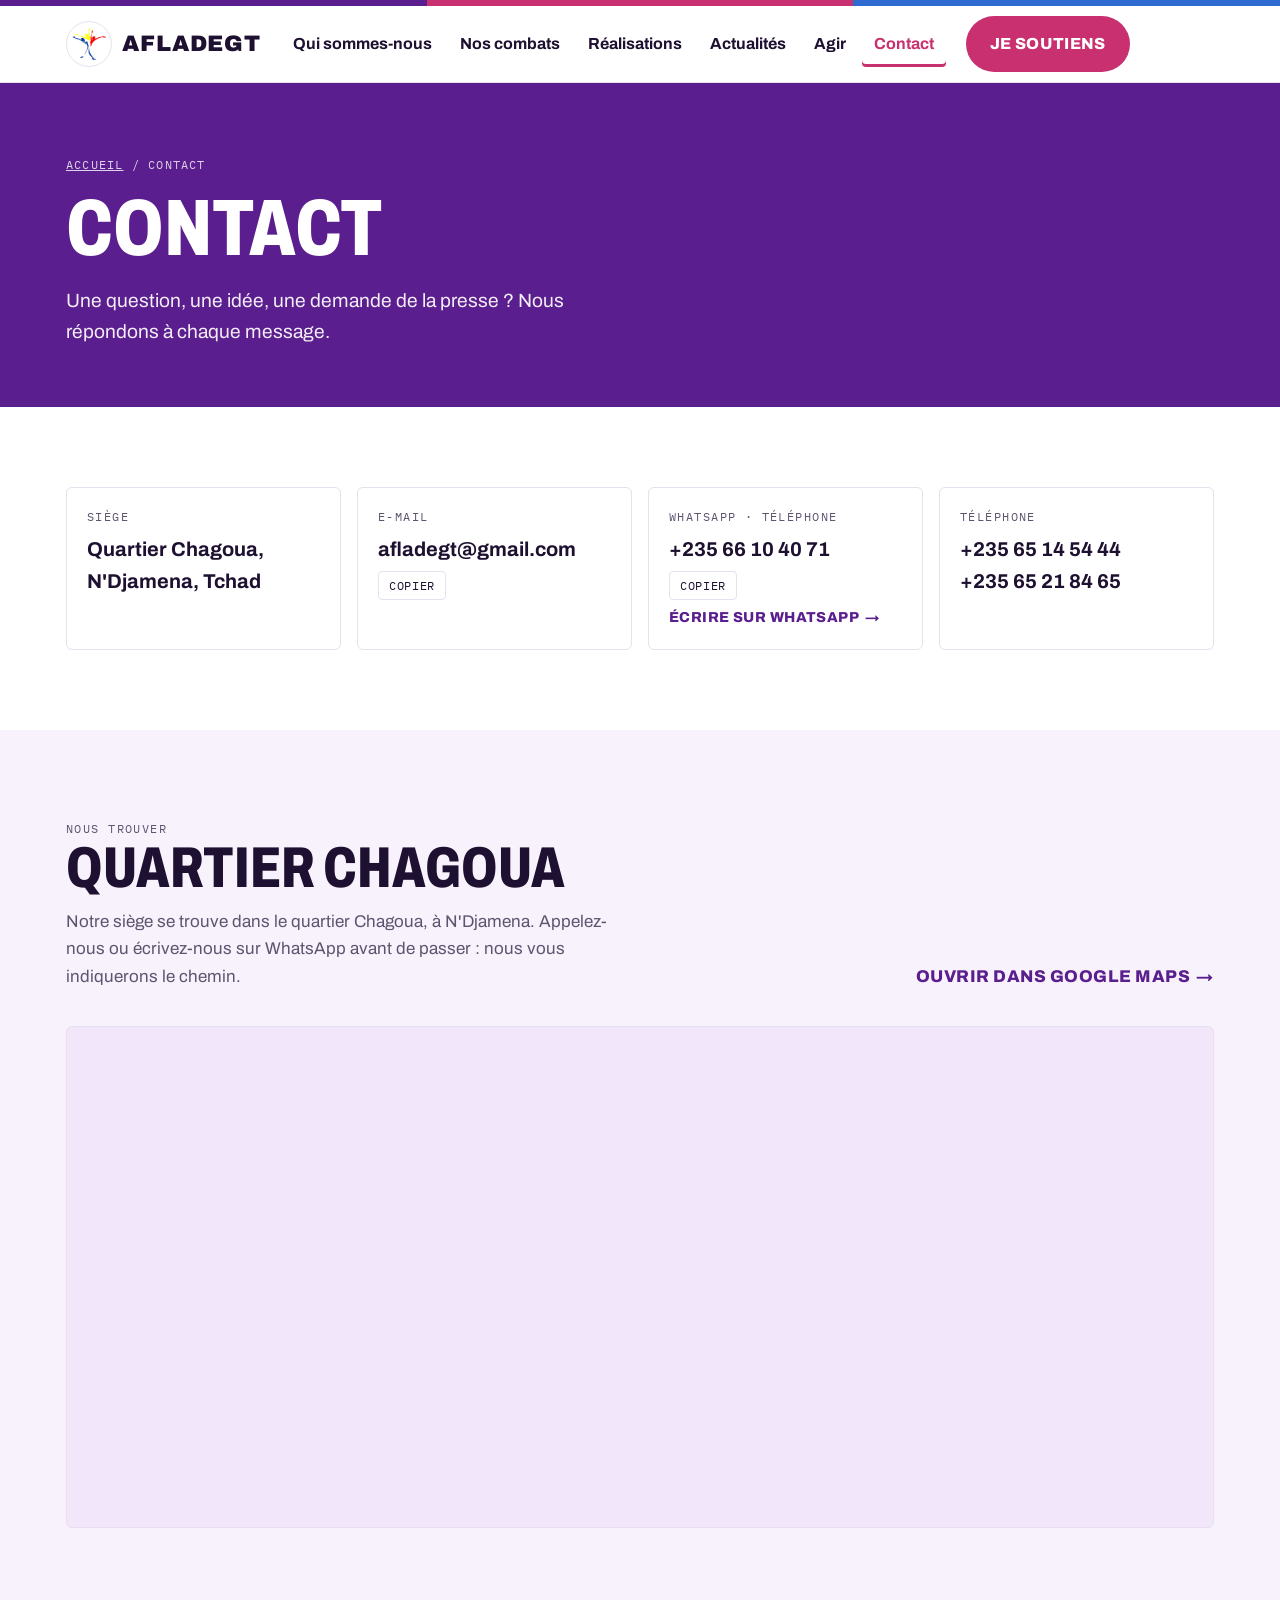
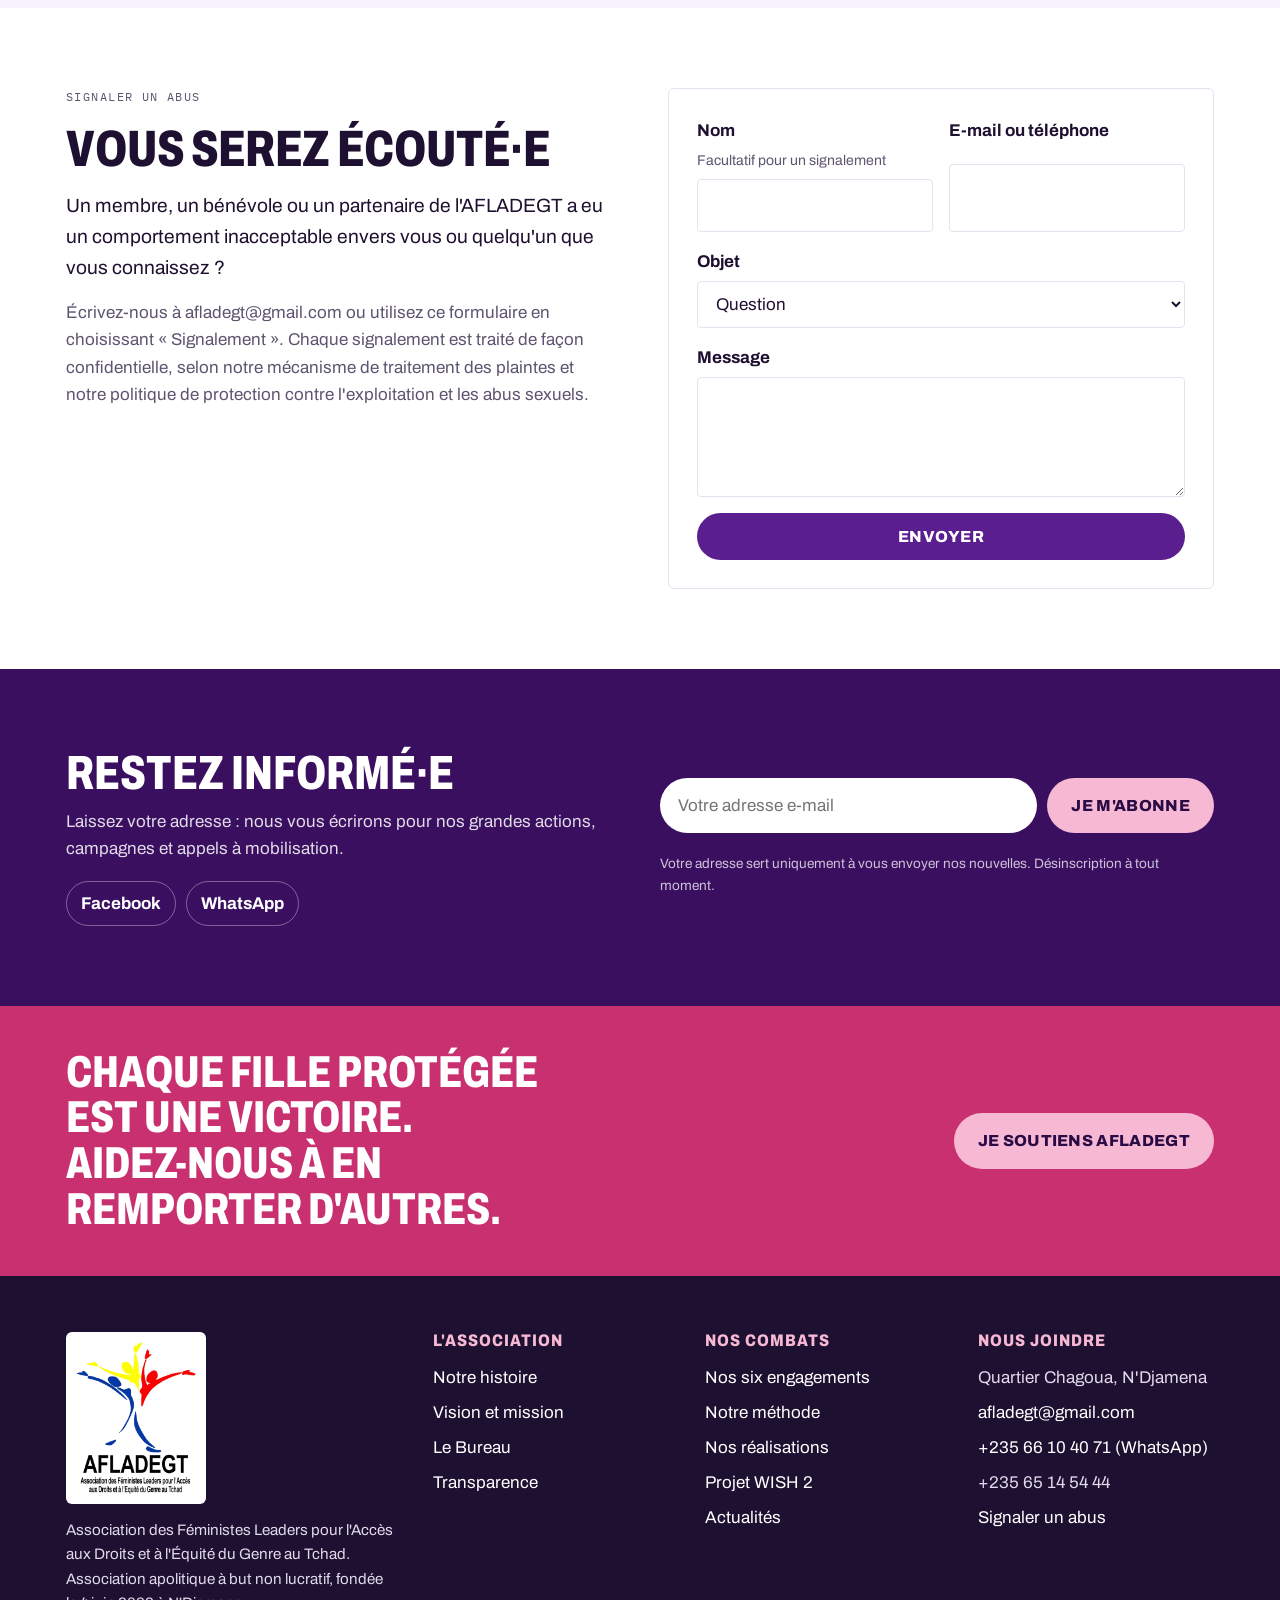
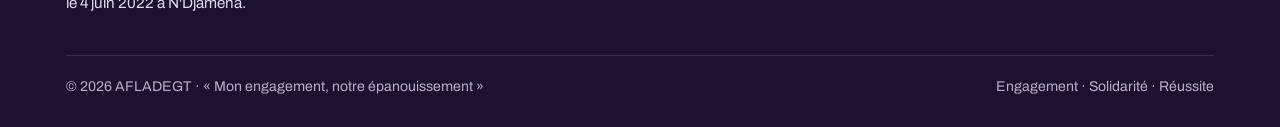
<file: contact.html>
<!doctype html>
<html lang="fr">
<head>
<meta charset="utf-8">
<meta name="viewport" content="width=device-width,initial-scale=1,viewport-fit=cover">
<title>Contact · AFLADEGT</title>
<meta name="description" content="AFLADEGT, Association des Féministes Leaders pour l&#x27;Accès aux Droits et à l&#x27;Équité du Genre au Tchad : égalité de genre, lutte contre les violences et leadership des femmes et des jeunes filles.">
<meta property="og:title" content="Contact · AFLADEGT">
<meta property="og:description" content="AFLADEGT, Association des Féministes Leaders pour l&#x27;Accès aux Droits et à l&#x27;Équité du Genre au Tchad : égalité de genre, lutte contre les violences et leadership des femmes et des jeunes filles.">
<meta property="og:image" content="assets/logo.png">
<link rel="icon" type="image/png" href="assets/logo-mark.png">
<link rel="preconnect" href="https://fonts.googleapis.com"><link rel="preconnect" href="https://fonts.gstatic.com" crossorigin><link rel="stylesheet" href="https://fonts.googleapis.com/css2?family=Archivo:wdth,wght@62..125,400..900&family=IBM+Plex+Mono:wght@500&display=swap">
<link rel="stylesheet" href="assets/style.css">
</head>
<body>
<a class="skip" href="#contenu">Aller au contenu</a>
<div class="tri" aria-hidden="true"><i></i><i></i><i></i></div>
<header class="top"><div class="wrap bar">
  <a class="logo" href="./"><span class="chip"><img src="assets/logo-mark.png" alt=""></span><b>AFLADEGT</b></a>
  <nav aria-label="Navigation principale"><ul class="menu"><li><a href="qui-sommes-nous.html">Qui sommes-nous</a></li><li><a href="nos-combats.html">Nos combats</a></li><li><a href="nos-realisations.html">Réalisations</a></li><li><a href="actualites.html">Actualités</a></li><li><a href="agir.html">Agir</a></li><li><a href="contact.html" aria-current="page">Contact</a></li></ul></nav>
  <a class="btn btn-red" href="agir.html#don">Je soutiens</a>
  <details class="burger"><summary>Menu</summary><div class="panel"><a href="qui-sommes-nous.html">Qui sommes-nous</a><a href="nos-combats.html">Nos combats</a><a href="nos-realisations.html">Réalisations</a><a href="actualites.html">Actualités</a><a href="agir.html">Agir</a><a href="contact.html">Contact</a><a class="btn btn-red" href="agir.html#don">Je soutiens</a></div></details>
</div></header>
<main id="contenu">
<div class="pagehead"><div class="wrap"><p class="crumbs"><a href="./">Accueil</a> / Contact</p><h1>Contact</h1><p>Une question, une idée, une demande de la presse ? Nous répondons à chaque message.</p></div></div>
<section><div class="wrap">
  <div class="contact-cards">
    <div><p class="eyebrow">Siège</p><strong>Quartier Chagoua, N'Djamena, Tchad</strong></div>
    <div><p class="eyebrow">E-mail</p><strong>afladegt@gmail.com</strong><button class="copy" type="button" data-v="afladegt@gmail.com">Copier</button></div>
    <div><p class="eyebrow">WhatsApp · Téléphone</p><strong>+235 66 10 40 71</strong><button class="copy" type="button" data-v="+235 66 10 40 71">Copier</button><a class="more" href="https://wa.me/23566104071" target="_blank" rel="noopener">Écrire sur WhatsApp</a></div>
    <div><p class="eyebrow">Téléphone</p><strong>+235 65 14 54 44<br>+235 65 21 84 65</strong></div>
  </div>
</div></section>
<section class="soft" id="plan"><div class="wrap">
  <div class="sec-head"><div><p class="eyebrow">Nous trouver</p><h2>Quartier Chagoua</h2><p>Notre siège se trouve dans le quartier Chagoua, à N'Djamena. Appelez-nous ou écrivez-nous sur WhatsApp avant de passer : nous vous indiquerons le chemin.</p></div><a class="more" href="https://www.google.com/maps/search/?api=1&amp;query=Chagoua%2C%20N%27Djamena%2C%20Tchad" target="_blank" rel="noopener">Ouvrir dans Google Maps</a></div>
  <div class="map"><iframe title="Carte du quartier Chagoua, N'Djamena" src="https://www.google.com/maps?q=Chagoua,+N%27Djamena,+Tchad&amp;z=14&amp;output=embed" loading="lazy" referrerpolicy="no-referrer-when-downgrade"></iframe></div>
</div></section>
<section><div class="wrap split" style="align-items:start">
  <div class="prose" id="signaler">
    <p class="eyebrow">Signaler un abus</p>
    <h2>Vous serez écouté·e</h2>
    <p class="big">Un membre, un bénévole ou un partenaire de l'AFLADEGT a eu un comportement inacceptable envers vous ou quelqu'un que vous connaissez ?</p>
    <p>Écrivez-nous à afladegt@gmail.com ou utilisez ce formulaire en choisissant « Signalement ». Chaque signalement est traité de façon confidentielle, selon notre mécanisme de traitement des plaintes et notre politique de protection contre l'exploitation et les abus sexuels.</p>
  </div>
  <form class="form" name="contact" method="get" action="merci.html" data-mail="afladegt@gmail.com">
    
    <div class="row"><label for="c-nom">Nom<span class="hint">Facultatif pour un signalement</span><input id="c-nom" name="nom" autocomplete="name"></label>
      <label for="c-mail">E-mail ou téléphone<input id="c-mail" name="contact" required></label></div>
    <label for="c-objet">Objet<select id="c-objet" name="objet"><option>Question</option><option>Presse</option><option>Partenariat</option><option>Signalement</option></select></label>
    <label for="c-msg">Message<textarea id="c-msg" name="message" required></textarea></label>
    <button class="btn btn-blue" type="submit">Envoyer</button>
  </form>
</div></section>

</main>
<section class="letter" id="lettre"><div class="wrap">
  <div><h2>Restez informé·e</h2><p>Laissez votre adresse : nous vous écrirons pour nos grandes actions, campagnes et appels à mobilisation.</p>
    <div class="social"><a href="https://www.facebook.com/afladegt" target="_blank" rel="noopener">Facebook</a><a href="https://wa.me/23566104071" target="_blank" rel="noopener">WhatsApp</a></div></div>
  <form name="newsletter" method="get" action="merci.html" data-mail="afladegt@gmail.com">
    
    <input type="email" id="nl-email" name="email" required placeholder="Votre adresse e-mail" aria-label="Votre adresse e-mail">
    <button class="btn btn-yellow" type="submit">Je m'abonne</button>
    <p class="note">Votre adresse sert uniquement à vous envoyer nos nouvelles. Désinscription à tout moment.</p>
  </form>
</div></section>
<section class="donband" style="padding:0"><div class="wrap">
  <h2>Chaque fille protégée est une victoire. Aidez-nous à en remporter d'autres.</h2>
  <a class="btn btn-yellow" href="agir.html#don">Je soutiens AFLADEGT</a>
</div></section>
<footer class="foot"><div class="wrap">
  <div class="cols">
    <div class="about"><img src="assets/logo.png" alt="Logo AFLADEGT">
      <p>Association des Féministes Leaders pour l'Accès aux Droits et à l'Équité du Genre au Tchad. Association apolitique à but non lucratif, fondée le 4 juin 2022 à N'Djamena.</p></div>
    <div><h4>L'association</h4><ul><li><a href="qui-sommes-nous.html">Notre histoire</a></li><li><a href="qui-sommes-nous.html#vision">Vision et mission</a></li><li><a href="qui-sommes-nous.html#equipe">Le Bureau</a></li><li><a href="qui-sommes-nous.html#transparence">Transparence</a></li></ul></div>
    <div><h4>Nos combats</h4><ul><li><a href="nos-combats.html#combats">Nos six engagements</a></li><li><a href="nos-combats.html#methode">Notre méthode</a></li><li><a href="nos-realisations.html">Nos réalisations</a></li><li><a href="nos-combats.html#wish2">Projet WISH 2</a></li><li><a href="actualites.html">Actualités</a></li></ul></div>
    <div><h4>Nous joindre</h4><ul><li>Quartier Chagoua, N'Djamena</li><li><a href="mailto:afladegt@gmail.com">afladegt@gmail.com</a></li><li><a href="https://wa.me/23566104071" target="_blank" rel="noopener">+235 66 10 40 71 (WhatsApp)</a></li><li>+235 65 14 54 44</li><li><a href="contact.html#signaler">Signaler un abus</a></li></ul></div>
  </div>
  <div class="legal"><span>© 2026 AFLADEGT · « Mon engagement, notre épanouissement »</span><span>Engagement · Solidarité · Réussite</span></div>
</div></footer>
<script src="assets/site.js"></script>
<script src="assets/editor.js"></script>
</body>
</html>
</file>
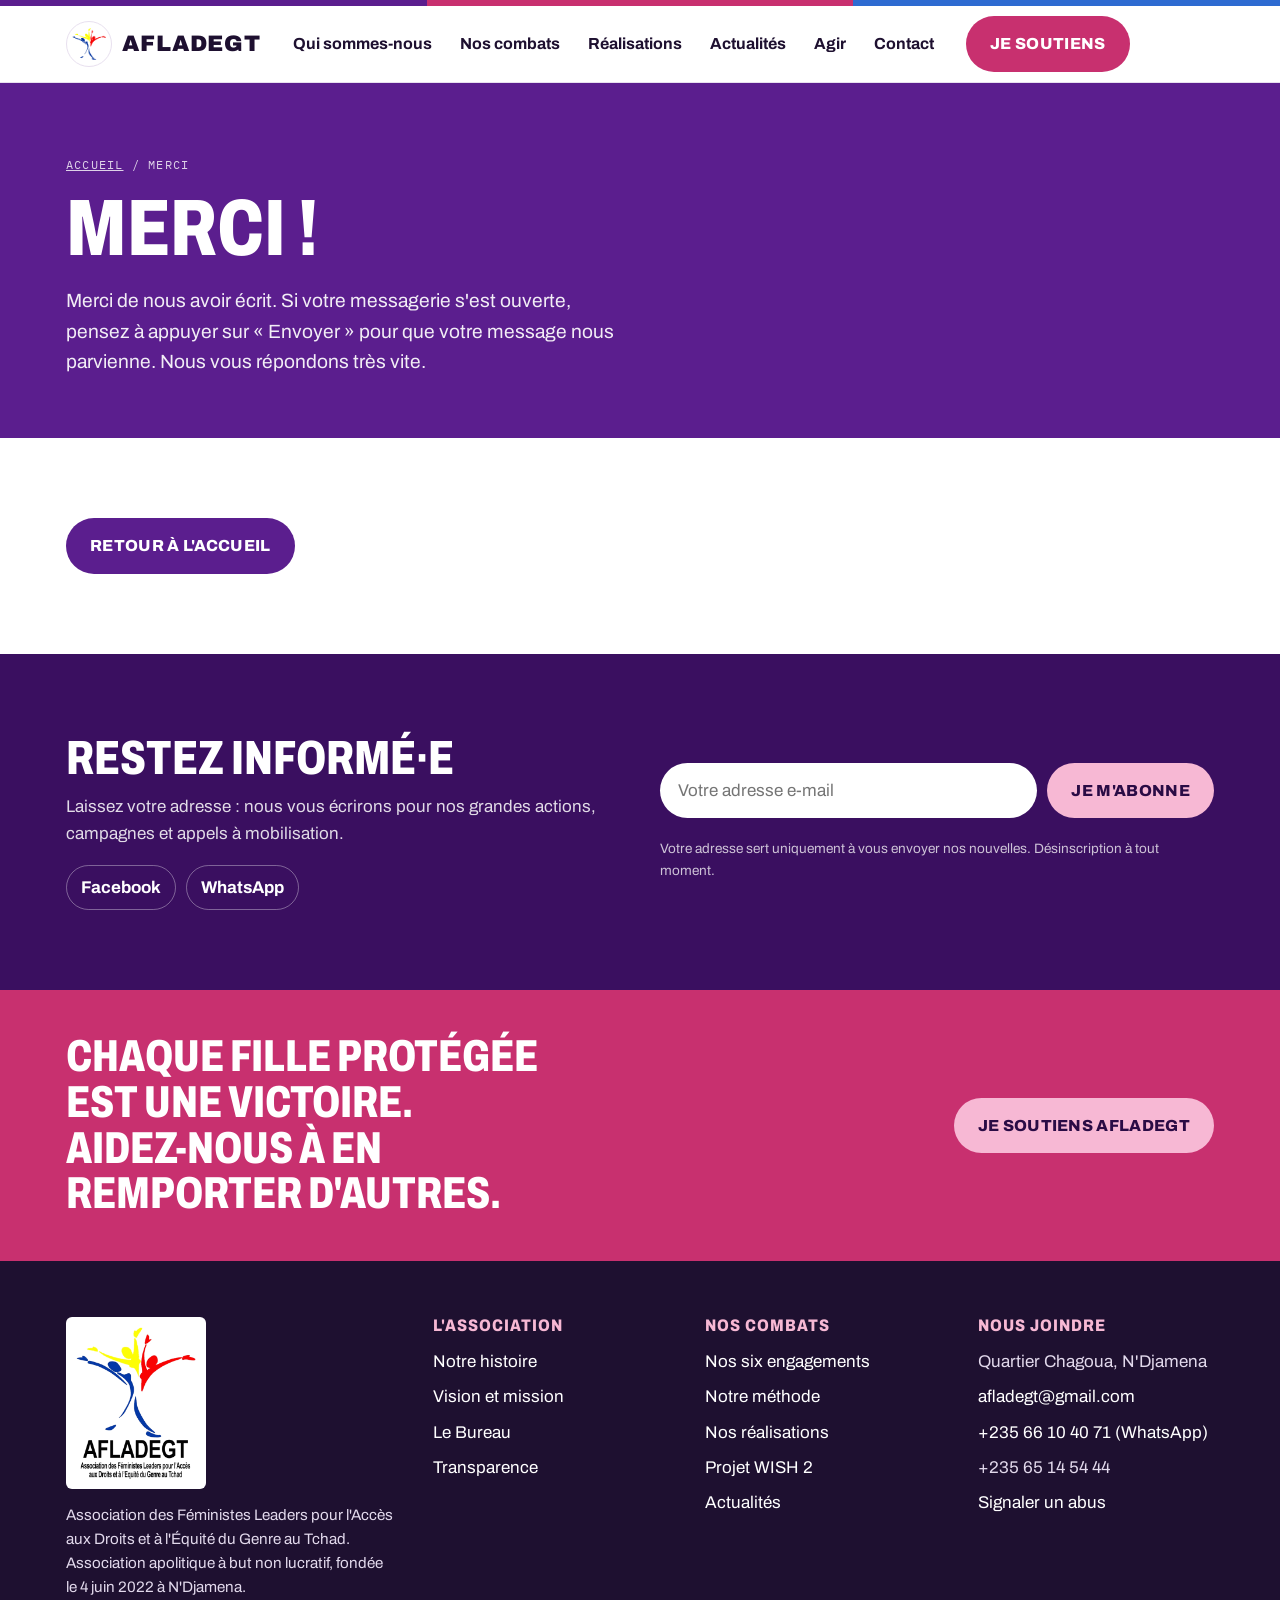
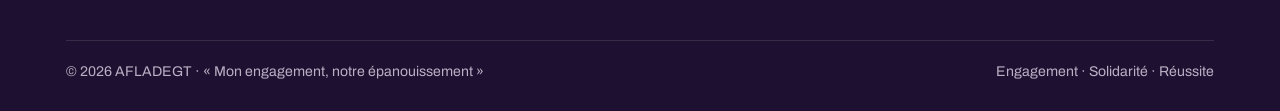
<file: merci.html>
<!doctype html>
<html lang="fr">
<head>
<meta charset="utf-8">
<meta name="viewport" content="width=device-width,initial-scale=1,viewport-fit=cover">
<title>Merci · AFLADEGT</title>
<meta name="description" content="AFLADEGT, Association des Féministes Leaders pour l&#x27;Accès aux Droits et à l&#x27;Équité du Genre au Tchad : égalité de genre, lutte contre les violences et leadership des femmes et des jeunes filles.">
<meta property="og:title" content="Merci · AFLADEGT">
<meta property="og:description" content="AFLADEGT, Association des Féministes Leaders pour l&#x27;Accès aux Droits et à l&#x27;Équité du Genre au Tchad : égalité de genre, lutte contre les violences et leadership des femmes et des jeunes filles.">
<meta property="og:image" content="assets/logo.png">
<link rel="icon" type="image/png" href="assets/logo-mark.png">
<link rel="preconnect" href="https://fonts.googleapis.com"><link rel="preconnect" href="https://fonts.gstatic.com" crossorigin><link rel="stylesheet" href="https://fonts.googleapis.com/css2?family=Archivo:wdth,wght@62..125,400..900&family=IBM+Plex+Mono:wght@500&display=swap">
<link rel="stylesheet" href="assets/style.css">
</head>
<body>
<a class="skip" href="#contenu">Aller au contenu</a>
<div class="tri" aria-hidden="true"><i></i><i></i><i></i></div>
<header class="top"><div class="wrap bar">
  <a class="logo" href="./"><span class="chip"><img src="assets/logo-mark.png" alt=""></span><b>AFLADEGT</b></a>
  <nav aria-label="Navigation principale"><ul class="menu"><li><a href="qui-sommes-nous.html">Qui sommes-nous</a></li><li><a href="nos-combats.html">Nos combats</a></li><li><a href="nos-realisations.html">Réalisations</a></li><li><a href="actualites.html">Actualités</a></li><li><a href="agir.html">Agir</a></li><li><a href="contact.html">Contact</a></li></ul></nav>
  <a class="btn btn-red" href="agir.html#don">Je soutiens</a>
  <details class="burger"><summary>Menu</summary><div class="panel"><a href="qui-sommes-nous.html">Qui sommes-nous</a><a href="nos-combats.html">Nos combats</a><a href="nos-realisations.html">Réalisations</a><a href="actualites.html">Actualités</a><a href="agir.html">Agir</a><a href="contact.html">Contact</a><a class="btn btn-red" href="agir.html#don">Je soutiens</a></div></details>
</div></header>
<main id="contenu">
<div class="pagehead"><div class="wrap"><p class="crumbs"><a href="./">Accueil</a> / Merci</p><h1>Merci !</h1><p>Merci de nous avoir écrit. Si votre messagerie s'est ouverte, pensez à appuyer sur « Envoyer » pour que votre message nous parvienne. Nous vous répondons très vite.</p></div></div>
<section><div class="wrap"><a class="btn btn-blue" href="./">Retour à l'accueil</a></div></section>
</main>
<section class="letter" id="lettre"><div class="wrap">
  <div><h2>Restez informé·e</h2><p>Laissez votre adresse : nous vous écrirons pour nos grandes actions, campagnes et appels à mobilisation.</p>
    <div class="social"><a href="https://www.facebook.com/afladegt" target="_blank" rel="noopener">Facebook</a><a href="https://wa.me/23566104071" target="_blank" rel="noopener">WhatsApp</a></div></div>
  <form name="newsletter" method="get" action="merci.html" data-mail="afladegt@gmail.com">
    
    <input type="email" id="nl-email" name="email" required placeholder="Votre adresse e-mail" aria-label="Votre adresse e-mail">
    <button class="btn btn-yellow" type="submit">Je m'abonne</button>
    <p class="note">Votre adresse sert uniquement à vous envoyer nos nouvelles. Désinscription à tout moment.</p>
  </form>
</div></section>
<section class="donband" style="padding:0"><div class="wrap">
  <h2>Chaque fille protégée est une victoire. Aidez-nous à en remporter d'autres.</h2>
  <a class="btn btn-yellow" href="agir.html#don">Je soutiens AFLADEGT</a>
</div></section>
<footer class="foot"><div class="wrap">
  <div class="cols">
    <div class="about"><img src="assets/logo.png" alt="Logo AFLADEGT">
      <p>Association des Féministes Leaders pour l'Accès aux Droits et à l'Équité du Genre au Tchad. Association apolitique à but non lucratif, fondée le 4 juin 2022 à N'Djamena.</p></div>
    <div><h4>L'association</h4><ul><li><a href="qui-sommes-nous.html">Notre histoire</a></li><li><a href="qui-sommes-nous.html#vision">Vision et mission</a></li><li><a href="qui-sommes-nous.html#equipe">Le Bureau</a></li><li><a href="qui-sommes-nous.html#transparence">Transparence</a></li></ul></div>
    <div><h4>Nos combats</h4><ul><li><a href="nos-combats.html#combats">Nos six engagements</a></li><li><a href="nos-combats.html#methode">Notre méthode</a></li><li><a href="nos-realisations.html">Nos réalisations</a></li><li><a href="nos-combats.html#wish2">Projet WISH 2</a></li><li><a href="actualites.html">Actualités</a></li></ul></div>
    <div><h4>Nous joindre</h4><ul><li>Quartier Chagoua, N'Djamena</li><li><a href="mailto:afladegt@gmail.com">afladegt@gmail.com</a></li><li><a href="https://wa.me/23566104071" target="_blank" rel="noopener">+235 66 10 40 71 (WhatsApp)</a></li><li>+235 65 14 54 44</li><li><a href="contact.html#signaler">Signaler un abus</a></li></ul></div>
  </div>
  <div class="legal"><span>© 2026 AFLADEGT · « Mon engagement, notre épanouissement »</span><span>Engagement · Solidarité · Réussite</span></div>
</div></footer>
<script src="assets/site.js"></script>
<script src="assets/editor.js"></script>
</body>
</html>
</file>
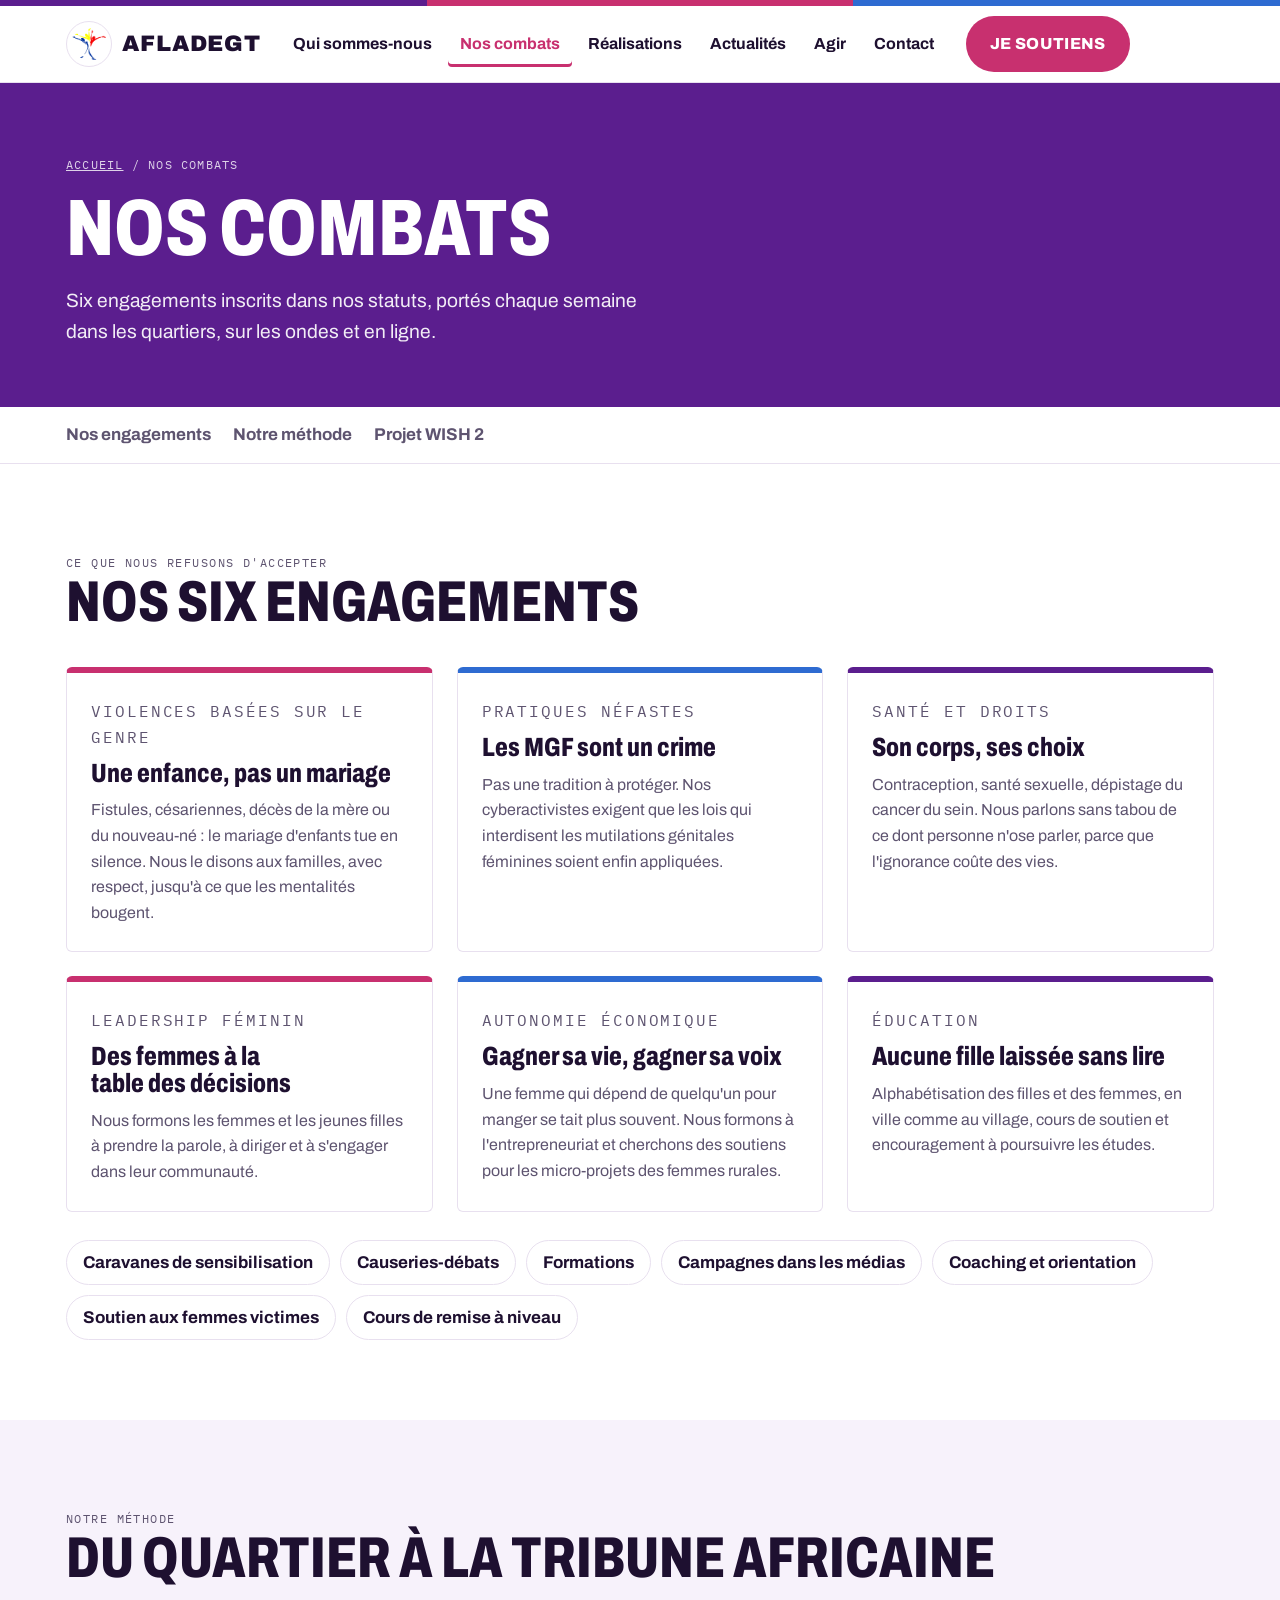
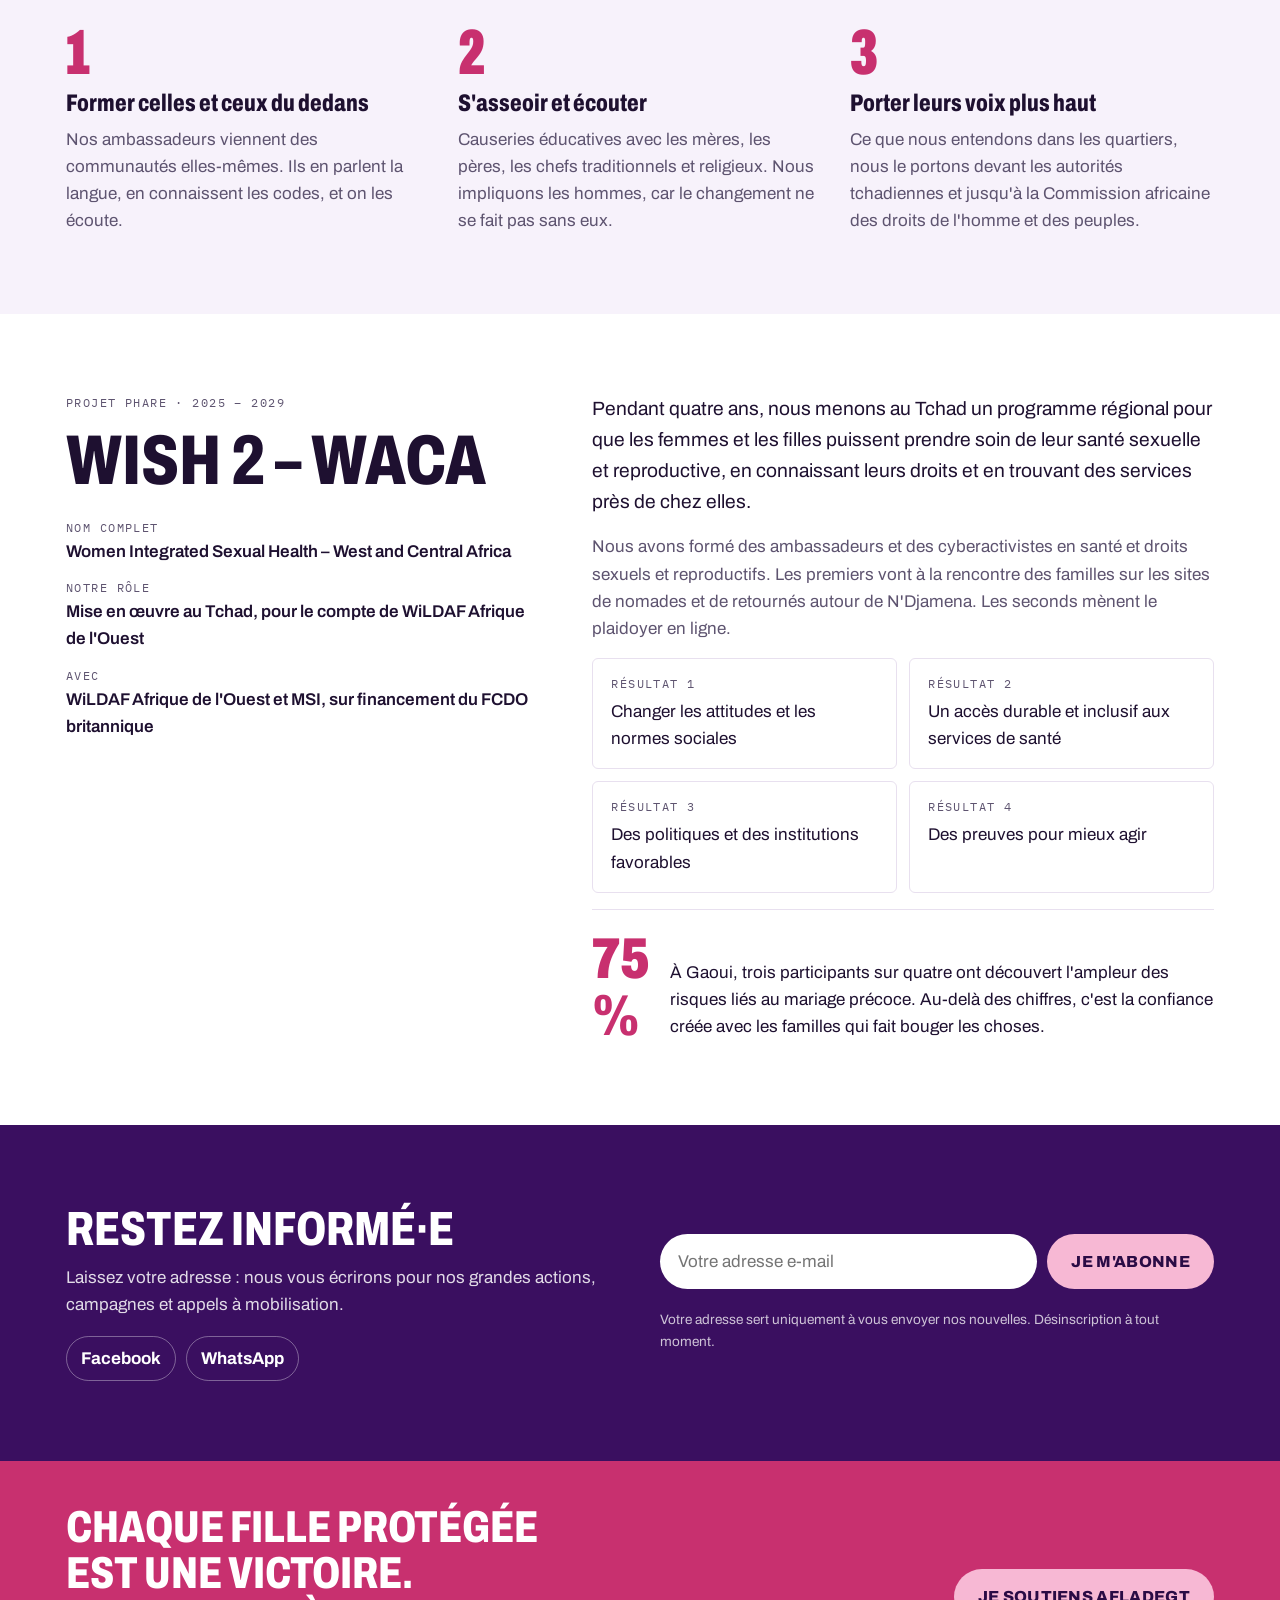
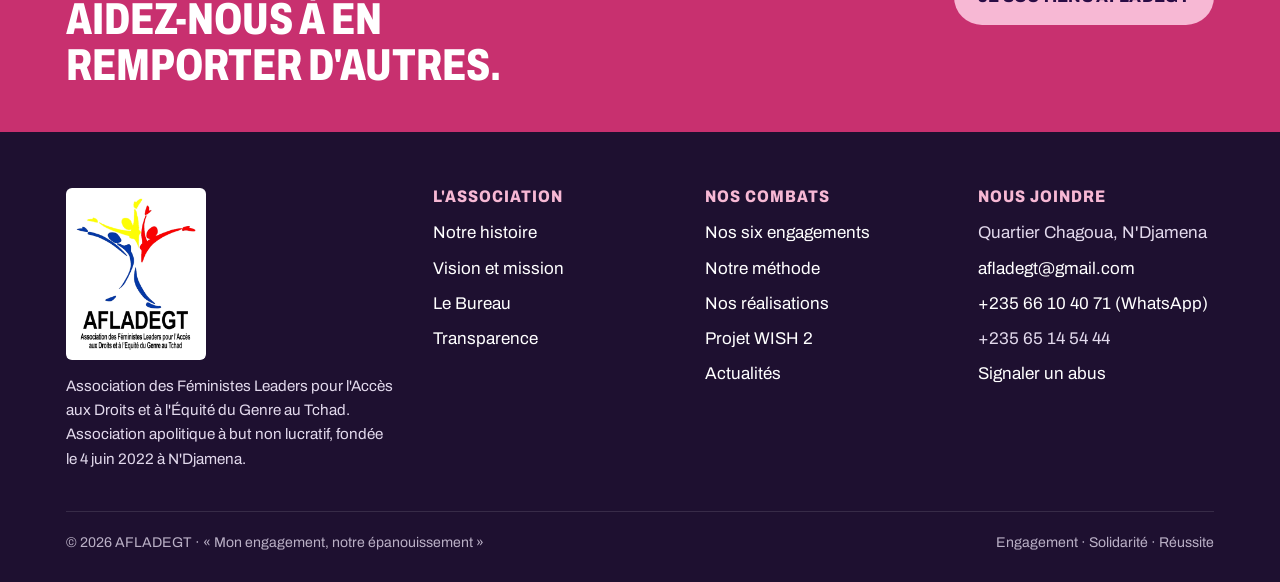
<file: nos-combats.html>
<!doctype html>
<html lang="fr">
<head>
<meta charset="utf-8">
<meta name="viewport" content="width=device-width,initial-scale=1,viewport-fit=cover">
<title>Nos combats · AFLADEGT</title>
<meta name="description" content="AFLADEGT, Association des Féministes Leaders pour l&#x27;Accès aux Droits et à l&#x27;Équité du Genre au Tchad : égalité de genre, lutte contre les violences et leadership des femmes et des jeunes filles.">
<meta property="og:title" content="Nos combats · AFLADEGT">
<meta property="og:description" content="AFLADEGT, Association des Féministes Leaders pour l&#x27;Accès aux Droits et à l&#x27;Équité du Genre au Tchad : égalité de genre, lutte contre les violences et leadership des femmes et des jeunes filles.">
<meta property="og:image" content="assets/logo.png">
<link rel="icon" type="image/png" href="assets/logo-mark.png">
<link rel="preconnect" href="https://fonts.googleapis.com"><link rel="preconnect" href="https://fonts.gstatic.com" crossorigin><link rel="stylesheet" href="https://fonts.googleapis.com/css2?family=Archivo:wdth,wght@62..125,400..900&family=IBM+Plex+Mono:wght@500&display=swap">
<link rel="stylesheet" href="assets/style.css">
</head>
<body>
<a class="skip" href="#contenu">Aller au contenu</a>
<div class="tri" aria-hidden="true"><i></i><i></i><i></i></div>
<header class="top"><div class="wrap bar">
  <a class="logo" href="./"><span class="chip"><img src="assets/logo-mark.png" alt=""></span><b>AFLADEGT</b></a>
  <nav aria-label="Navigation principale"><ul class="menu"><li><a href="qui-sommes-nous.html">Qui sommes-nous</a></li><li><a href="nos-combats.html" aria-current="page">Nos combats</a></li><li><a href="nos-realisations.html">Réalisations</a></li><li><a href="actualites.html">Actualités</a></li><li><a href="agir.html">Agir</a></li><li><a href="contact.html">Contact</a></li></ul></nav>
  <a class="btn btn-red" href="agir.html#don">Je soutiens</a>
  <details class="burger"><summary>Menu</summary><div class="panel"><a href="qui-sommes-nous.html">Qui sommes-nous</a><a href="nos-combats.html">Nos combats</a><a href="nos-realisations.html">Réalisations</a><a href="actualites.html">Actualités</a><a href="agir.html">Agir</a><a href="contact.html">Contact</a><a class="btn btn-red" href="agir.html#don">Je soutiens</a></div></details>
</div></header>
<main id="contenu">
<div class="pagehead"><div class="wrap"><p class="crumbs"><a href="./">Accueil</a> / Nos combats</p><h1>Nos combats</h1><p>Six engagements inscrits dans nos statuts, portés chaque semaine dans les quartiers, sur les ondes et en ligne.</p></div></div>
<nav class="subnav" aria-label="Dans cette page"><div class="wrap"><a href="#combats">Nos engagements</a><a href="#methode">Notre méthode</a><a href="#wish2">Projet WISH 2</a></div></nav>
<section id="combats"><div class="wrap">
  <div class="sec-head"><div><p class="eyebrow">Ce que nous refusons d'accepter</p><h2>Nos six engagements</h2></div></div>
  <div class="axes"><div class="axe c-red"><p class="eyebrow">Violences basées sur le genre</p><h3>Une enfance, pas un mariage</h3><p>Fistules, césariennes, décès de la mère ou du nouveau-né : le mariage d'enfants tue en silence. Nous le disons aux familles, avec respect, jusqu'à ce que les mentalités bougent.</p></div><div class="axe c-yellow"><p class="eyebrow">Pratiques néfastes</p><h3>Les MGF sont un crime</h3><p>Pas une tradition à protéger. Nos cyberactivistes exigent que les lois qui interdisent les mutilations génitales féminines soient enfin appliquées.</p></div><div class="axe c-blue"><p class="eyebrow">Santé et droits</p><h3>Son corps, ses choix</h3><p>Contraception, santé sexuelle, dépistage du cancer du sein. Nous parlons sans tabou de ce dont personne n'ose parler, parce que l'ignorance coûte des vies.</p></div><div class="axe c-red"><p class="eyebrow">Leadership féminin</p><h3>Des femmes à la table des décisions</h3><p>Nous formons les femmes et les jeunes filles à prendre la parole, à diriger et à s'engager dans leur communauté.</p></div><div class="axe c-yellow"><p class="eyebrow">Autonomie économique</p><h3>Gagner sa vie, gagner sa voix</h3><p>Une femme qui dépend de quelqu'un pour manger se tait plus souvent. Nous formons à l'entrepreneuriat et cherchons des soutiens pour les micro-projets des femmes rurales.</p></div><div class="axe c-blue"><p class="eyebrow">Éducation</p><h3>Aucune fille laissée sans lire</h3><p>Alphabétisation des filles et des femmes, en ville comme au village, cours de soutien et encouragement à poursuivre les études.</p></div></div>
  <div class="chips" aria-label="Nos moyens d'action"><span>Caravanes de sensibilisation</span><span>Causeries-débats</span><span>Formations</span><span>Campagnes dans les médias</span><span>Coaching et orientation</span><span>Soutien aux femmes victimes</span><span>Cours de remise à niveau</span></div>
</div></section>

<section id="methode" class="soft"><div class="wrap">
  <div class="sec-head"><div><p class="eyebrow">Notre méthode</p><h2>Du quartier à la tribune africaine</h2></div></div>
  <div class="steps">
    <div class="step"><h3>Former celles et ceux du dedans</h3><p>Nos ambassadeurs viennent des communautés elles-mêmes. Ils en parlent la langue, en connaissent les codes, et on les écoute.</p></div>
    <div class="step"><h3>S'asseoir et écouter</h3><p>Causeries éducatives avec les mères, les pères, les chefs traditionnels et religieux. Nous impliquons les hommes, car le changement ne se fait pas sans eux.</p></div>
    <div class="step"><h3>Porter leurs voix plus haut</h3><p>Ce que nous entendons dans les quartiers, nous le portons devant les autorités tchadiennes et jusqu'à la Commission africaine des droits de l'homme et des peuples.</p></div>
  </div>
</div></section>

<section id="wish2"><div class="wrap proj">
  <div>
    <p class="eyebrow">Projet phare · 2025 – 2029</p>
    <h2 style="font-size:clamp(2.6rem,6vw,4.4rem);text-transform:uppercase;margin-top:12px">WISH 2 – WACA</h2>
    <dl><div><dt>Nom complet</dt><dd>Women Integrated Sexual Health – West and Central Africa</dd></div>
        <div><dt>Notre rôle</dt><dd>Mise en œuvre au Tchad, pour le compte de WiLDAF Afrique de l'Ouest</dd></div>
        <div><dt>Avec</dt><dd>WiLDAF Afrique de l'Ouest et MSI, sur financement du FCDO britannique</dd></div></dl>
  </div>
  <div class="prose" style="max-width:none">
    <p class="big">Pendant quatre ans, nous menons au Tchad un programme régional pour que les femmes et les filles puissent prendre soin de leur santé sexuelle et reproductive, en connaissant leurs droits et en trouvant des services près de chez elles.</p>
    <p>Nous avons formé des ambassadeurs et des cyberactivistes en santé et droits sexuels et reproductifs. Les premiers vont à la rencontre des familles sur les sites de nomades et de retournés autour de N'Djamena. Les seconds mènent le plaidoyer en ligne.</p>
    <div class="results">
      <div><span class="eyebrow">Résultat 1</span>Changer les attitudes et les normes sociales</div>
      <div><span class="eyebrow">Résultat 2</span>Un accès durable et inclusif aux services de santé</div>
      <div><span class="eyebrow">Résultat 3</span>Des politiques et des institutions favorables</div>
      <div><span class="eyebrow">Résultat 4</span>Des preuves pour mieux agir</div>
    </div>
    <div class="stat"><b>75 %</b><span>À Gaoui, trois participants sur quatre ont découvert l'ampleur des risques liés au mariage précoce. Au-delà des chiffres, c'est la confiance créée avec les familles qui fait bouger les choses.</span></div>
  </div>
</div></section>

</main>
<section class="letter" id="lettre"><div class="wrap">
  <div><h2>Restez informé·e</h2><p>Laissez votre adresse : nous vous écrirons pour nos grandes actions, campagnes et appels à mobilisation.</p>
    <div class="social"><a href="https://www.facebook.com/afladegt" target="_blank" rel="noopener">Facebook</a><a href="https://wa.me/23566104071" target="_blank" rel="noopener">WhatsApp</a></div></div>
  <form name="newsletter" method="get" action="merci.html" data-mail="afladegt@gmail.com">
    
    <input type="email" id="nl-email" name="email" required placeholder="Votre adresse e-mail" aria-label="Votre adresse e-mail">
    <button class="btn btn-yellow" type="submit">Je m'abonne</button>
    <p class="note">Votre adresse sert uniquement à vous envoyer nos nouvelles. Désinscription à tout moment.</p>
  </form>
</div></section>
<section class="donband" style="padding:0"><div class="wrap">
  <h2>Chaque fille protégée est une victoire. Aidez-nous à en remporter d'autres.</h2>
  <a class="btn btn-yellow" href="agir.html#don">Je soutiens AFLADEGT</a>
</div></section>
<footer class="foot"><div class="wrap">
  <div class="cols">
    <div class="about"><img src="assets/logo.png" alt="Logo AFLADEGT">
      <p>Association des Féministes Leaders pour l'Accès aux Droits et à l'Équité du Genre au Tchad. Association apolitique à but non lucratif, fondée le 4 juin 2022 à N'Djamena.</p></div>
    <div><h4>L'association</h4><ul><li><a href="qui-sommes-nous.html">Notre histoire</a></li><li><a href="qui-sommes-nous.html#vision">Vision et mission</a></li><li><a href="qui-sommes-nous.html#equipe">Le Bureau</a></li><li><a href="qui-sommes-nous.html#transparence">Transparence</a></li></ul></div>
    <div><h4>Nos combats</h4><ul><li><a href="nos-combats.html#combats">Nos six engagements</a></li><li><a href="nos-combats.html#methode">Notre méthode</a></li><li><a href="nos-realisations.html">Nos réalisations</a></li><li><a href="nos-combats.html#wish2">Projet WISH 2</a></li><li><a href="actualites.html">Actualités</a></li></ul></div>
    <div><h4>Nous joindre</h4><ul><li>Quartier Chagoua, N'Djamena</li><li><a href="mailto:afladegt@gmail.com">afladegt@gmail.com</a></li><li><a href="https://wa.me/23566104071" target="_blank" rel="noopener">+235 66 10 40 71 (WhatsApp)</a></li><li>+235 65 14 54 44</li><li><a href="contact.html#signaler">Signaler un abus</a></li></ul></div>
  </div>
  <div class="legal"><span>© 2026 AFLADEGT · « Mon engagement, notre épanouissement »</span><span>Engagement · Solidarité · Réussite</span></div>
</div></footer>
<script src="assets/site.js"></script>
<script src="assets/editor.js"></script>
</body>
</html>
</file>
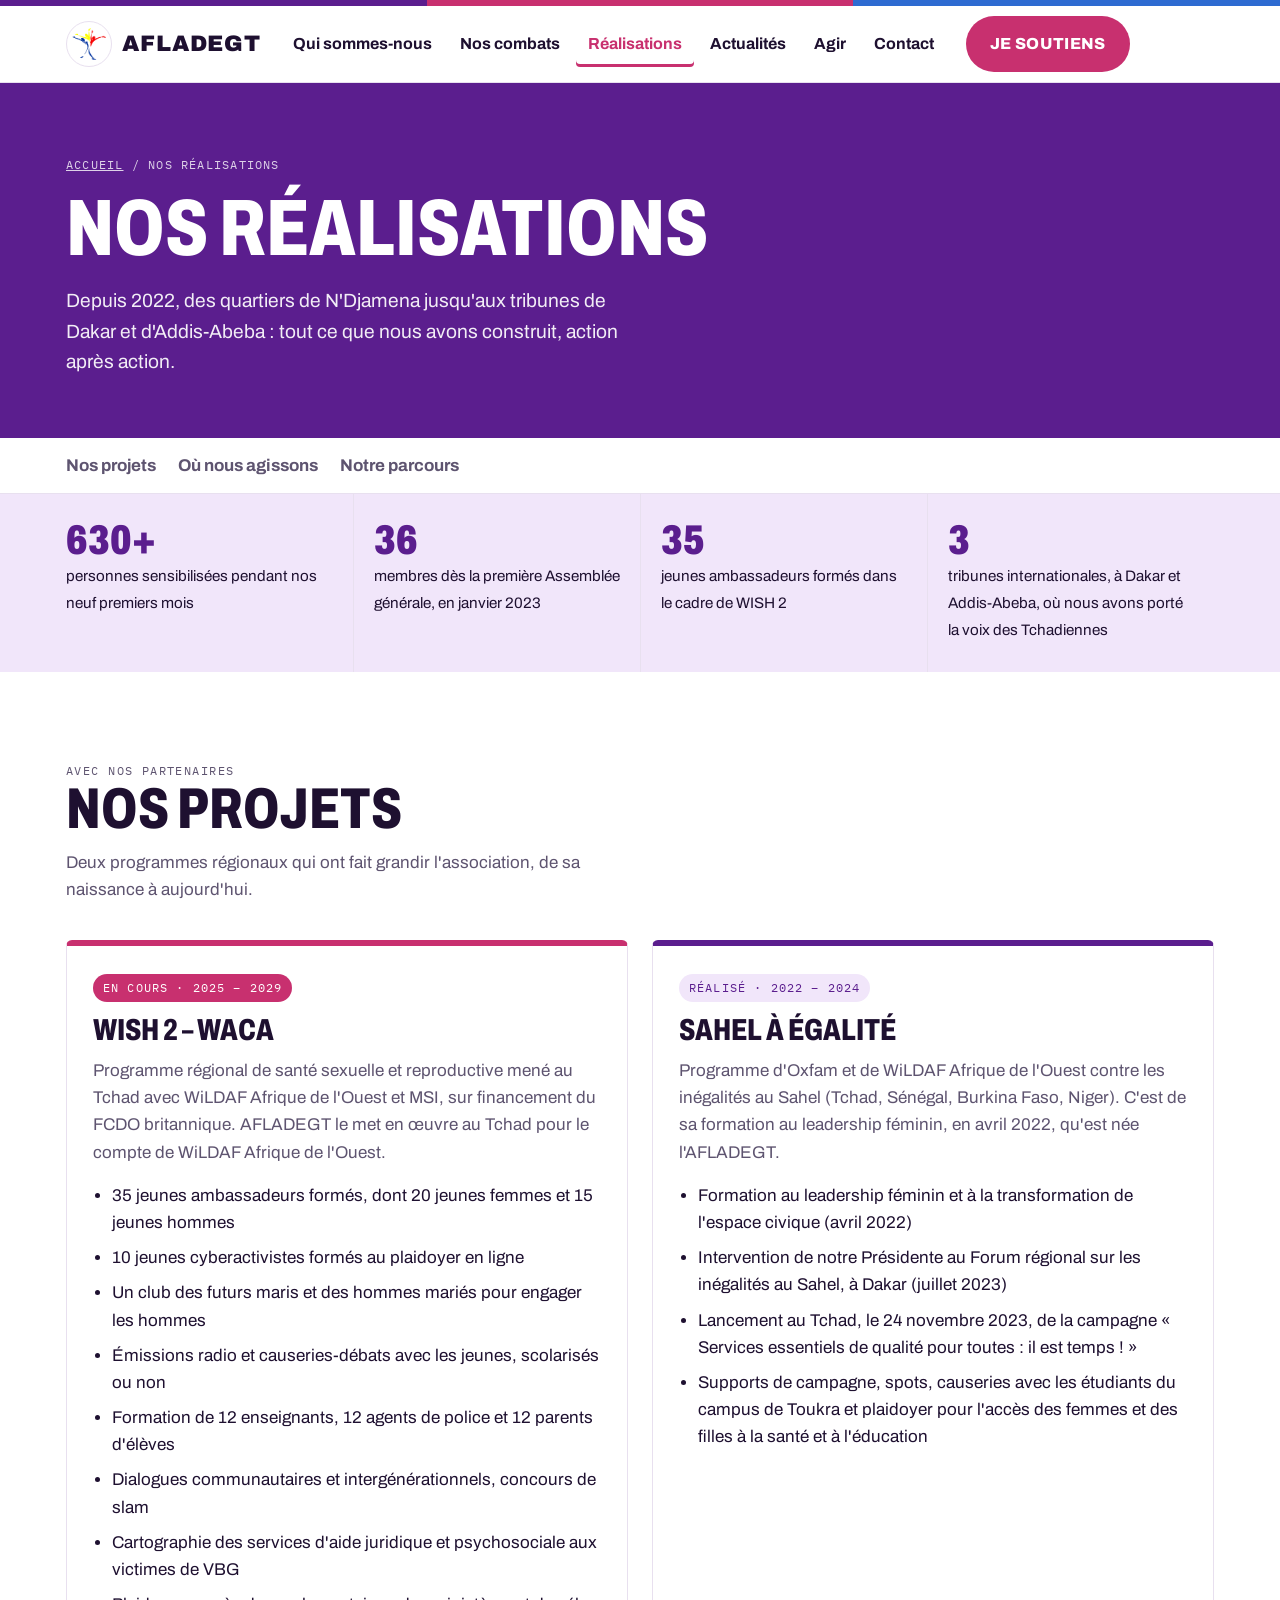
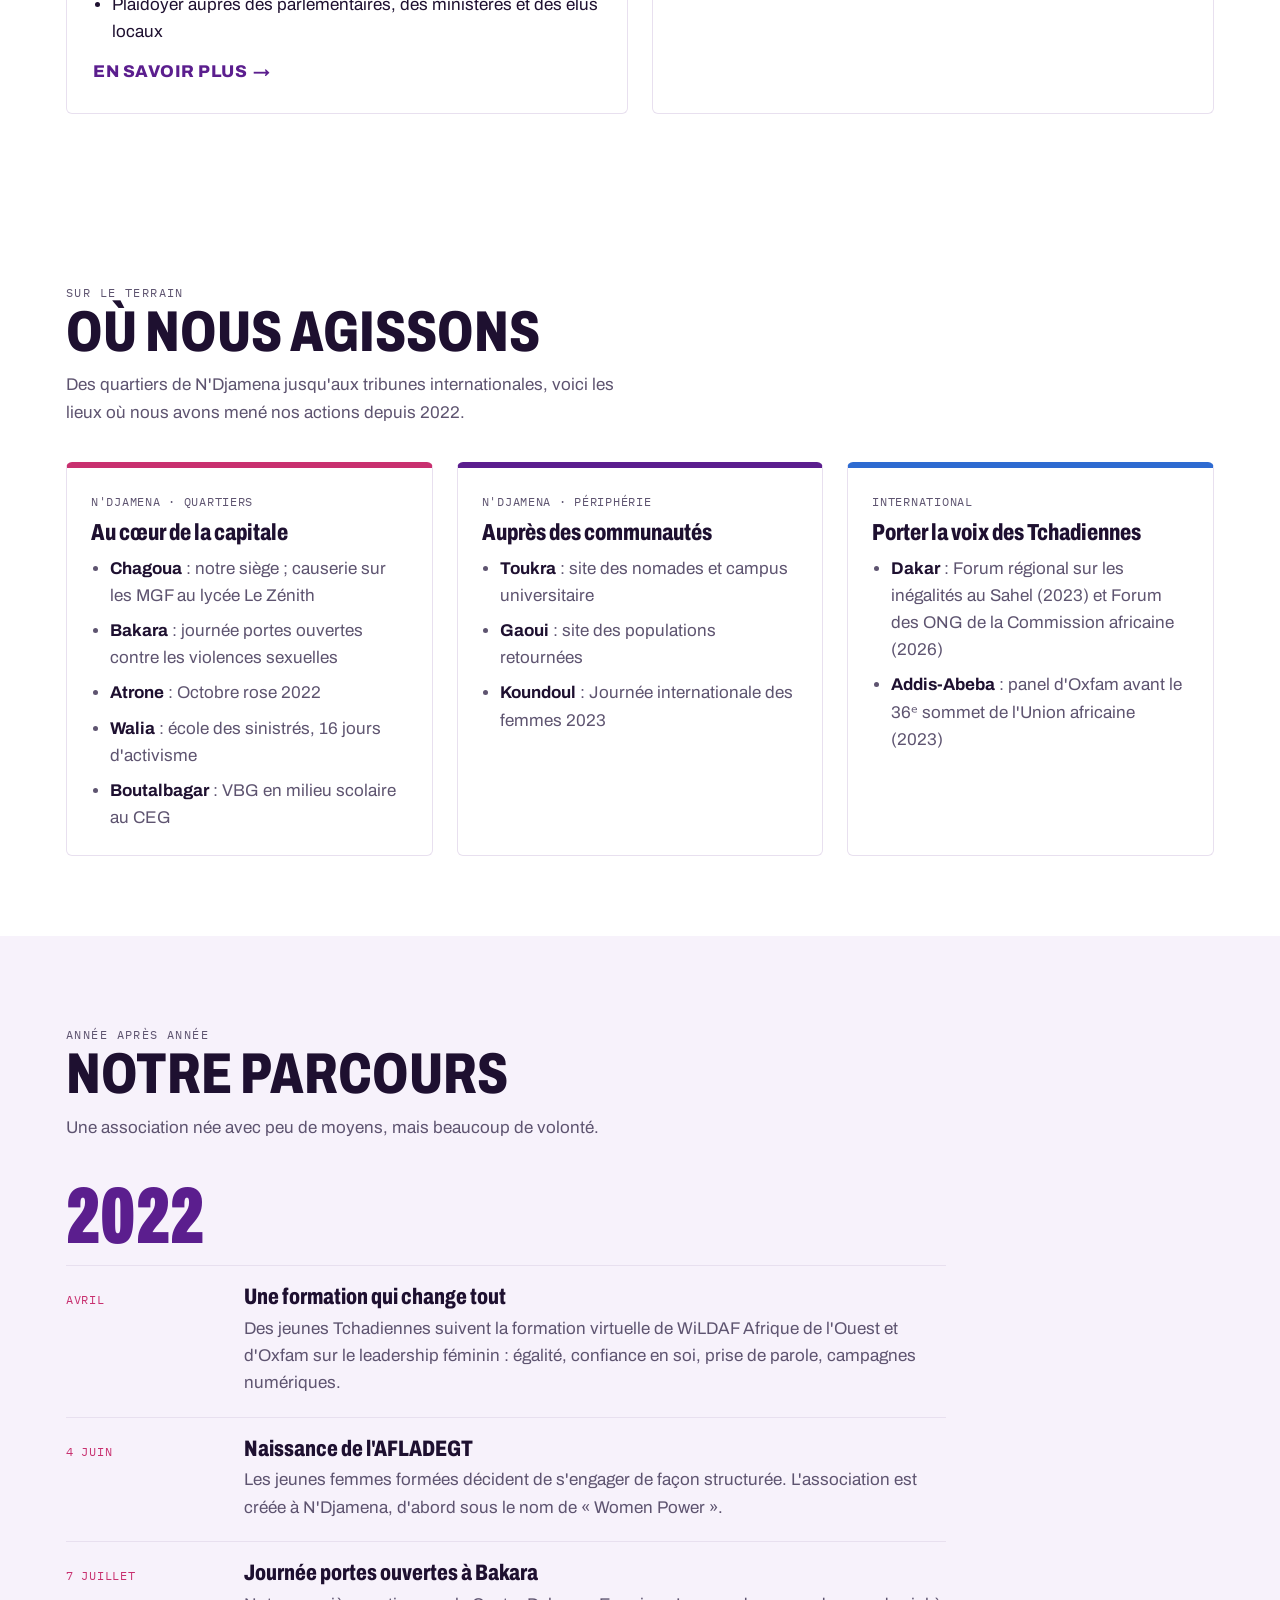
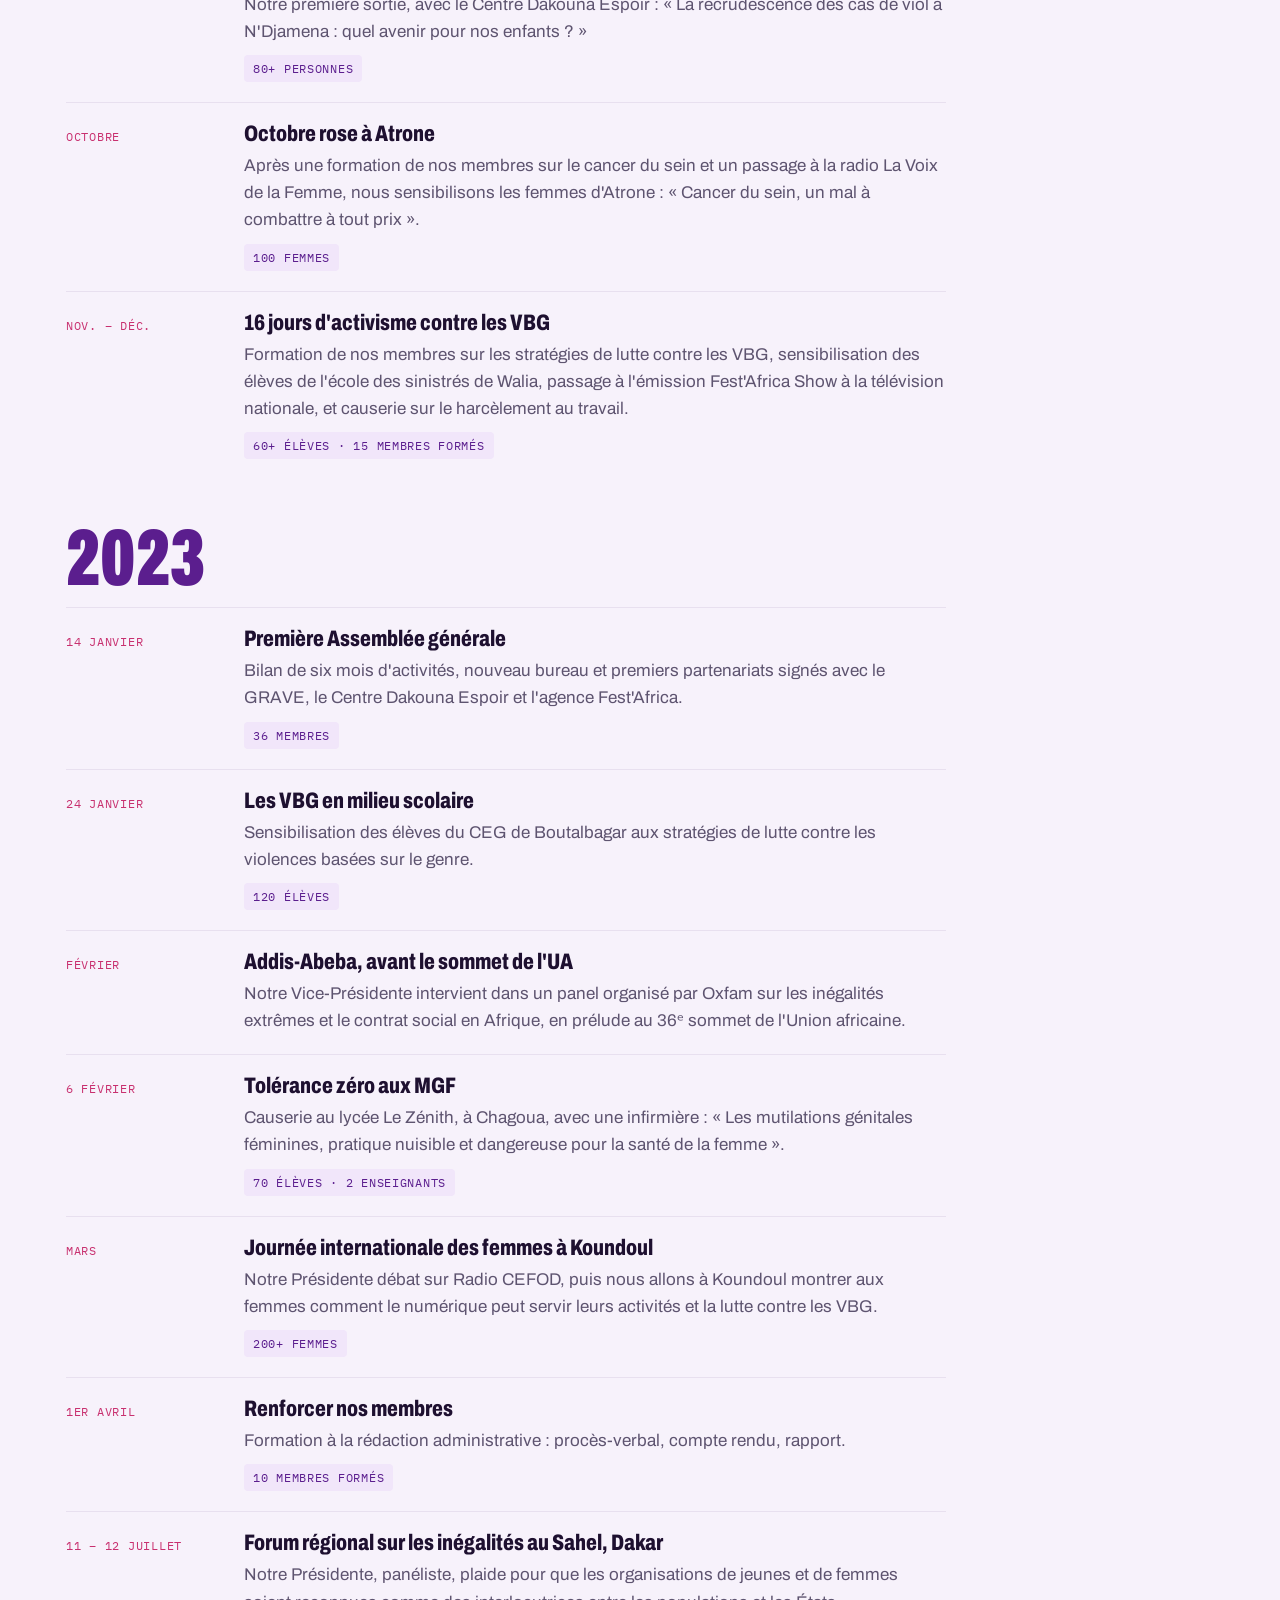
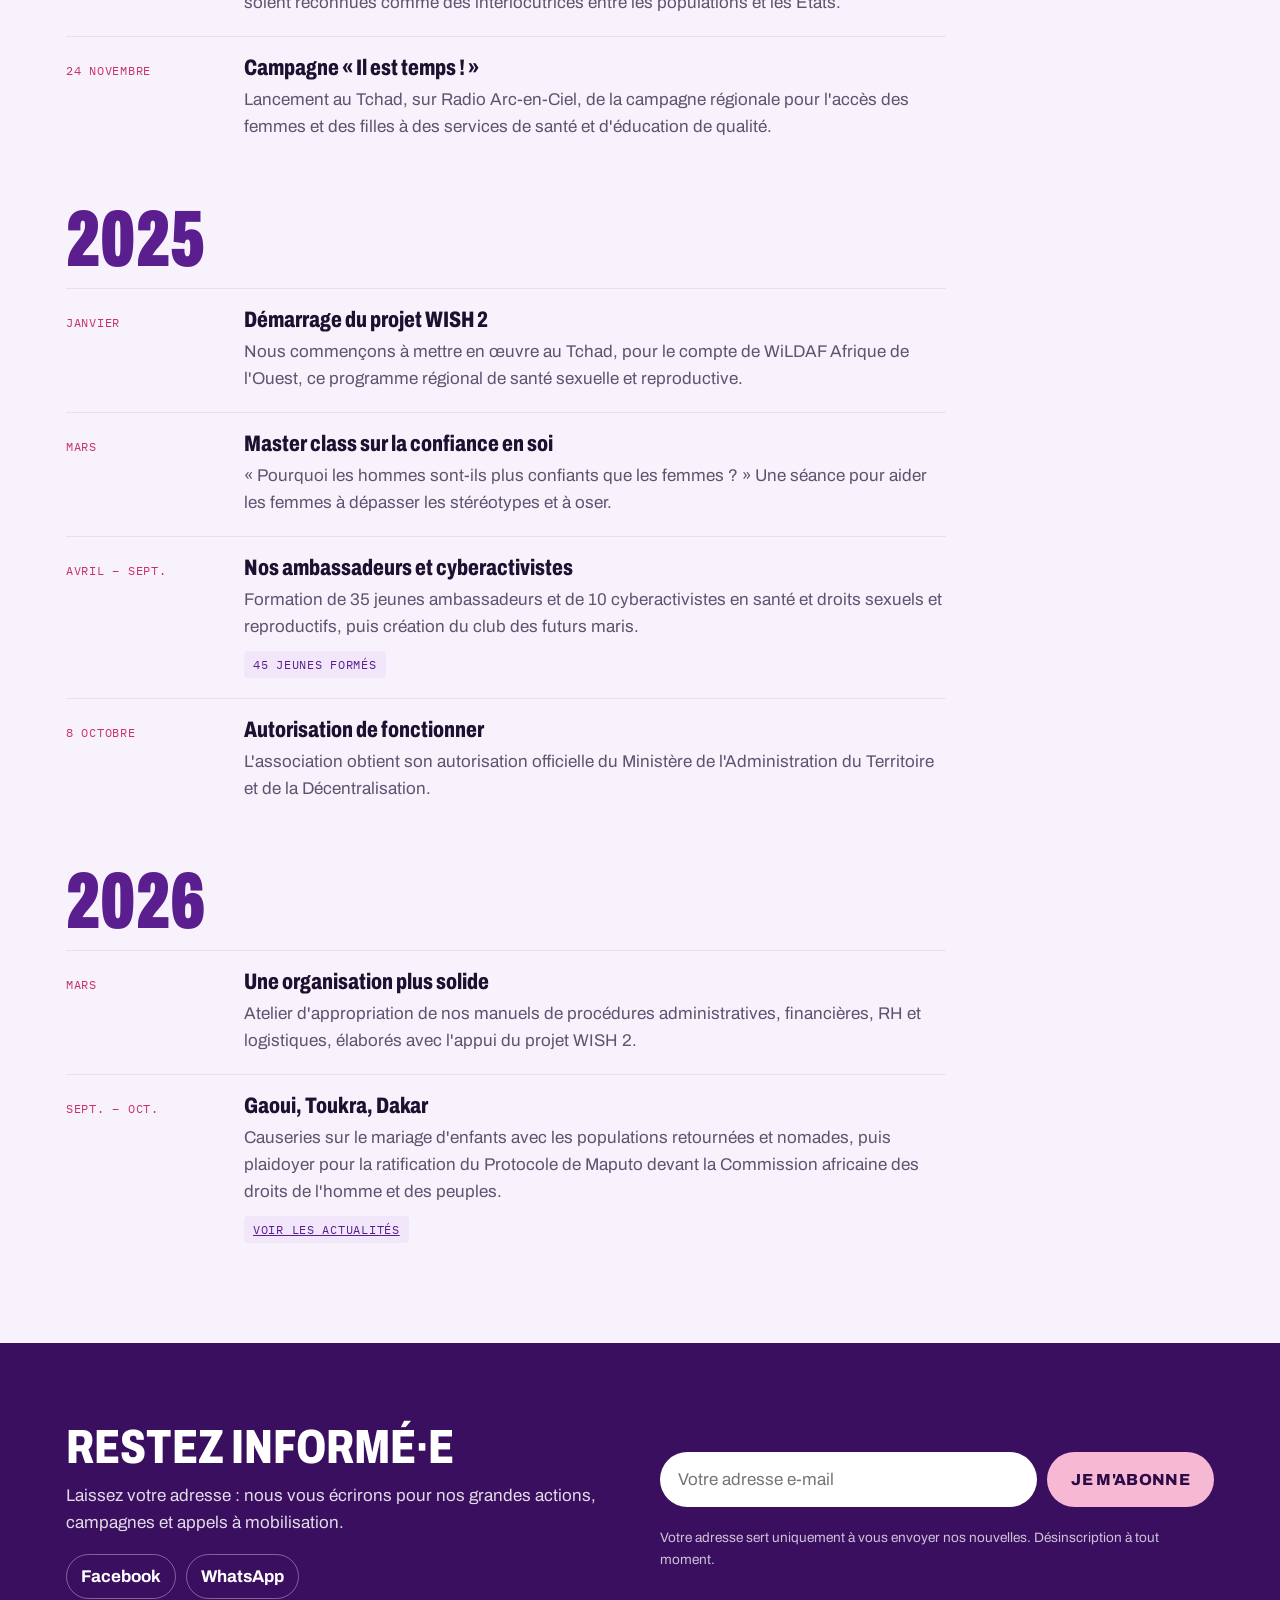
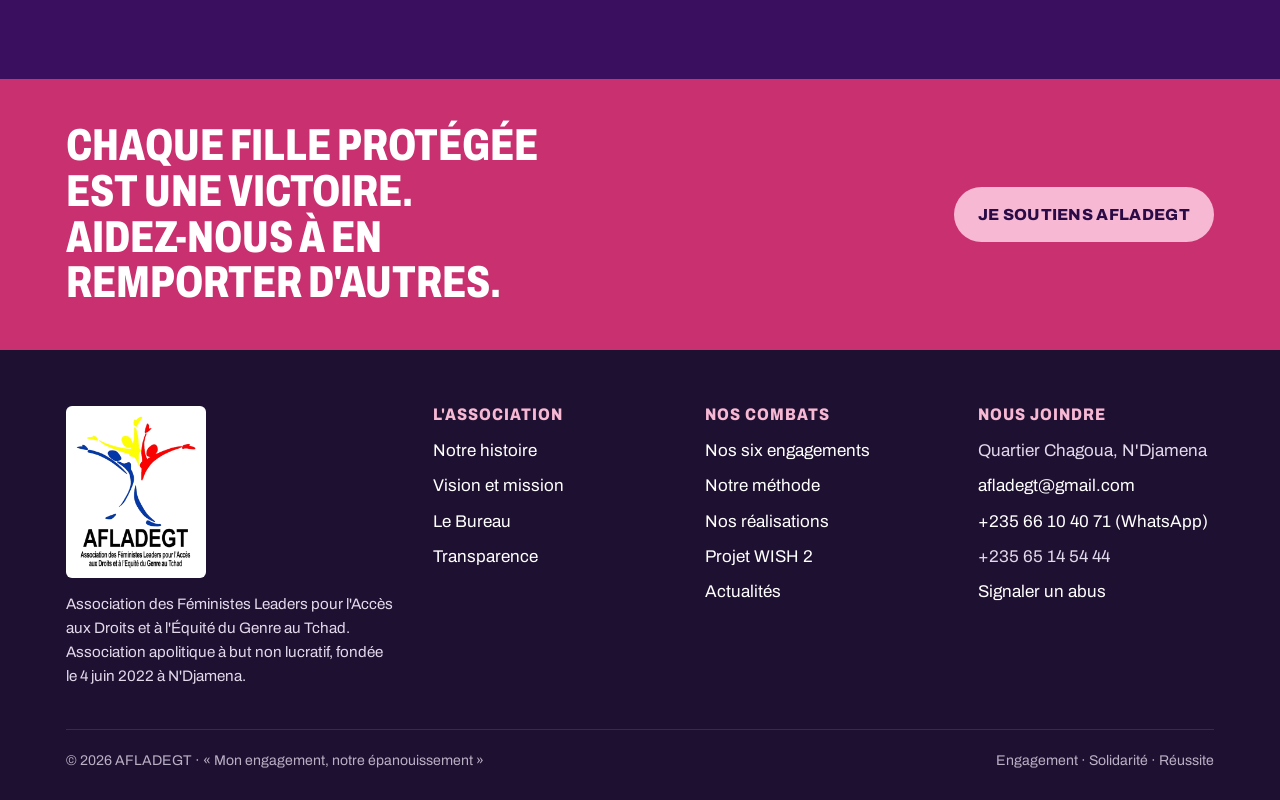
<file: nos-realisations.html>
<!doctype html>
<html lang="fr">
<head>
<meta charset="utf-8">
<meta name="viewport" content="width=device-width,initial-scale=1,viewport-fit=cover">
<title>Nos réalisations · AFLADEGT</title>
<meta name="description" content="AFLADEGT, Association des Féministes Leaders pour l&#x27;Accès aux Droits et à l&#x27;Équité du Genre au Tchad : égalité de genre, lutte contre les violences et leadership des femmes et des jeunes filles.">
<meta property="og:title" content="Nos réalisations · AFLADEGT">
<meta property="og:description" content="AFLADEGT, Association des Féministes Leaders pour l&#x27;Accès aux Droits et à l&#x27;Équité du Genre au Tchad : égalité de genre, lutte contre les violences et leadership des femmes et des jeunes filles.">
<meta property="og:image" content="assets/logo.png">
<link rel="icon" type="image/png" href="assets/logo-mark.png">
<link rel="preconnect" href="https://fonts.googleapis.com"><link rel="preconnect" href="https://fonts.gstatic.com" crossorigin><link rel="stylesheet" href="https://fonts.googleapis.com/css2?family=Archivo:wdth,wght@62..125,400..900&family=IBM+Plex+Mono:wght@500&display=swap">
<link rel="stylesheet" href="assets/style.css">
</head>
<body>
<a class="skip" href="#contenu">Aller au contenu</a>
<div class="tri" aria-hidden="true"><i></i><i></i><i></i></div>
<header class="top"><div class="wrap bar">
  <a class="logo" href="./"><span class="chip"><img src="assets/logo-mark.png" alt=""></span><b>AFLADEGT</b></a>
  <nav aria-label="Navigation principale"><ul class="menu"><li><a href="qui-sommes-nous.html">Qui sommes-nous</a></li><li><a href="nos-combats.html">Nos combats</a></li><li><a href="nos-realisations.html" aria-current="page">Réalisations</a></li><li><a href="actualites.html">Actualités</a></li><li><a href="agir.html">Agir</a></li><li><a href="contact.html">Contact</a></li></ul></nav>
  <a class="btn btn-red" href="agir.html#don">Je soutiens</a>
  <details class="burger"><summary>Menu</summary><div class="panel"><a href="qui-sommes-nous.html">Qui sommes-nous</a><a href="nos-combats.html">Nos combats</a><a href="nos-realisations.html">Réalisations</a><a href="actualites.html">Actualités</a><a href="agir.html">Agir</a><a href="contact.html">Contact</a><a class="btn btn-red" href="agir.html#don">Je soutiens</a></div></details>
</div></header>
<main id="contenu">
<div class="pagehead"><div class="wrap"><p class="crumbs"><a href="./">Accueil</a> / Nos réalisations</p><h1>Nos réalisations</h1><p>Depuis 2022, des quartiers de N'Djamena jusqu'aux tribunes de Dakar et d'Addis-Abeba : tout ce que nous avons construit, action après action.</p></div></div>
<nav class="subnav" aria-label="Dans cette page"><div class="wrap"><a href="#projets">Nos projets</a><a href="#zones">Où nous agissons</a><a href="#parcours">Notre parcours</a></div></nav>

<div class="figures"><div class="wrap">
  <div class="f"><b>630+</b><span>personnes sensibilisées pendant nos neuf premiers mois</span></div>
  <div class="f"><b>36</b><span>membres dès la première Assemblée générale, en janvier 2023</span></div>
  <div class="f"><b>35</b><span>jeunes ambassadeurs formés dans le cadre de WISH 2</span></div>
  <div class="f"><b>3</b><span>tribunes internationales, à Dakar et Addis-Abeba, où nous avons porté la voix des Tchadiennes</span></div>
</div></div>

<section id="projets"><div class="wrap">
  <div class="sec-head"><div><p class="eyebrow">Avec nos partenaires</p><h2>Nos projets</h2><p>Deux programmes régionaux qui ont fait grandir l'association, de sa naissance à aujourd'hui.</p></div></div>
  <div class="projects">
    <article class="project c-red">
      <span class="badge live">En cours · 2025 – 2029</span>
      <h3>WISH 2 – WACA</h3>
      <p>Programme régional de santé sexuelle et reproductive mené au Tchad avec WiLDAF Afrique de l'Ouest et MSI, sur financement du FCDO britannique. AFLADEGT le met en œuvre au Tchad pour le compte de WiLDAF Afrique de l'Ouest.</p>
      <ul>
        <li>35 jeunes ambassadeurs formés, dont 20 jeunes femmes et 15 jeunes hommes</li>
        <li>10 jeunes cyberactivistes formés au plaidoyer en ligne</li>
        <li>Un club des futurs maris et des hommes mariés pour engager les hommes</li>
        <li>Émissions radio et causeries-débats avec les jeunes, scolarisés ou non</li>
        <li>Formation de 12 enseignants, 12 agents de police et 12 parents d'élèves</li>
        <li>Dialogues communautaires et intergénérationnels, concours de slam</li>
        <li>Cartographie des services d'aide juridique et psychosociale aux victimes de VBG</li>
        <li>Plaidoyer auprès des parlementaires, des ministères et des élus locaux</li>
      </ul>
      <a class="more" href="nos-combats.html#wish2">En savoir plus</a>
    </article>
    <article class="project c-blue">
      <span class="badge">Réalisé · 2022 – 2024</span>
      <h3>Sahel à Égalité</h3>
      <p>Programme d'Oxfam et de WiLDAF Afrique de l'Ouest contre les inégalités au Sahel (Tchad, Sénégal, Burkina Faso, Niger). C'est de sa formation au leadership féminin, en avril 2022, qu'est née l'AFLADEGT.</p>
      <ul>
        <li>Formation au leadership féminin et à la transformation de l'espace civique (avril 2022)</li>
        <li>Intervention de notre Présidente au Forum régional sur les inégalités au Sahel, à Dakar (juillet 2023)</li>
        <li>Lancement au Tchad, le 24 novembre 2023, de la campagne « Services essentiels de qualité pour toutes : il est temps ! »</li>
        <li>Supports de campagne, spots, causeries avec les étudiants du campus de Toukra et plaidoyer pour l'accès des femmes et des filles à la santé et à l'éducation</li>
      </ul>
    </article>
  </div>
</div></section>

<section id="zones"><div class="wrap">
  <div class="sec-head"><div><p class="eyebrow">Sur le terrain</p><h2>Où nous agissons</h2><p>Des quartiers de N'Djamena jusqu'aux tribunes internationales, voici les lieux où nous avons mené nos actions depuis 2022.</p></div></div>
  <div class="zones">
    <div class="c-red"><span class="meta">N'Djamena · quartiers</span><h3>Au cœur de la capitale</h3><ul><li><b>Chagoua</b> : notre siège ; causerie sur les MGF au lycée Le Zénith</li><li><b>Bakara</b> : journée portes ouvertes contre les violences sexuelles</li><li><b>Atrone</b> : Octobre rose 2022</li><li><b>Walia</b> : école des sinistrés, 16 jours d'activisme</li><li><b>Boutalbagar</b> : VBG en milieu scolaire au CEG</li></ul></div>
    <div class="c-blue"><span class="meta">N'Djamena · périphérie</span><h3>Auprès des communautés</h3><ul><li><b>Toukra</b> : site des nomades et campus universitaire</li><li><b>Gaoui</b> : site des populations retournées</li><li><b>Koundoul</b> : Journée internationale des femmes 2023</li></ul></div>
    <div class="c-yellow"><span class="meta">International</span><h3>Porter la voix des Tchadiennes</h3><ul><li><b>Dakar</b> : Forum régional sur les inégalités au Sahel (2023) et Forum des ONG de la Commission africaine (2026)</li><li><b>Addis-Abeba</b> : panel d'Oxfam avant le 36ᵉ sommet de l'Union africaine (2023)</li></ul></div>
  </div>
</div></section>

<section id="parcours" class="soft"><div class="wrap">
  <div class="sec-head"><div><p class="eyebrow">Année après année</p><h2>Notre parcours</h2><p>Une association née avec peu de moyens, mais beaucoup de volonté.</p></div></div>
  <div class="timeline">
<p class="year">2022</p>
<div class="tl"><span class="when">Avril</span><div><h3>Une formation qui change tout</h3><p>Des jeunes Tchadiennes suivent la formation virtuelle de WiLDAF Afrique de l'Ouest et d'Oxfam sur le leadership féminin : égalité, confiance en soi, prise de parole, campagnes numériques.</p></div></div>
<div class="tl"><span class="when">4 juin</span><div><h3>Naissance de l'AFLADEGT</h3><p>Les jeunes femmes formées décident de s'engager de façon structurée. L'association est créée à N'Djamena, d'abord sous le nom de « Women Power ».</p></div></div>
<div class="tl"><span class="when">7 juillet</span><div><h3>Journée portes ouvertes à Bakara</h3><p>Notre première sortie, avec le Centre Dakouna Espoir : « La recrudescence des cas de viol à N'Djamena : quel avenir pour nos enfants ? »</p><span class="n">80+ personnes</span></div></div>
<div class="tl"><span class="when">Octobre</span><div><h3>Octobre rose à Atrone</h3><p>Après une formation de nos membres sur le cancer du sein et un passage à la radio La Voix de la Femme, nous sensibilisons les femmes d'Atrone : « Cancer du sein, un mal à combattre à tout prix ».</p><span class="n">100 femmes</span></div></div>
<div class="tl"><span class="when">Nov. – déc.</span><div><h3>16 jours d'activisme contre les VBG</h3><p>Formation de nos membres sur les stratégies de lutte contre les VBG, sensibilisation des élèves de l'école des sinistrés de Walia, passage à l'émission Fest'Africa Show à la télévision nationale, et causerie sur le harcèlement au travail.</p><span class="n">60+ élèves · 15 membres formés</span></div></div>
<p class="year">2023</p>
<div class="tl"><span class="when">14 janvier</span><div><h3>Première Assemblée générale</h3><p>Bilan de six mois d'activités, nouveau bureau et premiers partenariats signés avec le GRAVE, le Centre Dakouna Espoir et l'agence Fest'Africa.</p><span class="n">36 membres</span></div></div>
<div class="tl"><span class="when">24 janvier</span><div><h3>Les VBG en milieu scolaire</h3><p>Sensibilisation des élèves du CEG de Boutalbagar aux stratégies de lutte contre les violences basées sur le genre.</p><span class="n">120 élèves</span></div></div>
<div class="tl"><span class="when">Février</span><div><h3>Addis-Abeba, avant le sommet de l'UA</h3><p>Notre Vice-Présidente intervient dans un panel organisé par Oxfam sur les inégalités extrêmes et le contrat social en Afrique, en prélude au 36ᵉ sommet de l'Union africaine.</p></div></div>
<div class="tl"><span class="when">6 février</span><div><h3>Tolérance zéro aux MGF</h3><p>Causerie au lycée Le Zénith, à Chagoua, avec une infirmière : « Les mutilations génitales féminines, pratique nuisible et dangereuse pour la santé de la femme ».</p><span class="n">70 élèves · 2 enseignants</span></div></div>
<div class="tl"><span class="when">Mars</span><div><h3>Journée internationale des femmes à Koundoul</h3><p>Notre Présidente débat sur Radio CEFOD, puis nous allons à Koundoul montrer aux femmes comment le numérique peut servir leurs activités et la lutte contre les VBG.</p><span class="n">200+ femmes</span></div></div>
<div class="tl"><span class="when">1er avril</span><div><h3>Renforcer nos membres</h3><p>Formation à la rédaction administrative : procès-verbal, compte rendu, rapport.</p><span class="n">10 membres formés</span></div></div>
<div class="tl"><span class="when">11 – 12 juillet</span><div><h3>Forum régional sur les inégalités au Sahel, Dakar</h3><p>Notre Présidente, panéliste, plaide pour que les organisations de jeunes et de femmes soient reconnues comme des interlocutrices entre les populations et les États.</p></div></div>
<div class="tl"><span class="when">24 novembre</span><div><h3>Campagne « Il est temps ! »</h3><p>Lancement au Tchad, sur Radio Arc-en-Ciel, de la campagne régionale pour l'accès des femmes et des filles à des services de santé et d'éducation de qualité.</p></div></div>
<p class="year">2025</p>
<div class="tl"><span class="when">Janvier</span><div><h3>Démarrage du projet WISH 2</h3><p>Nous commençons à mettre en œuvre au Tchad, pour le compte de WiLDAF Afrique de l'Ouest, ce programme régional de santé sexuelle et reproductive.</p></div></div>
<div class="tl"><span class="when">Mars</span><div><h3>Master class sur la confiance en soi</h3><p>« Pourquoi les hommes sont-ils plus confiants que les femmes ? » Une séance pour aider les femmes à dépasser les stéréotypes et à oser.</p></div></div>
<div class="tl"><span class="when">Avril – sept.</span><div><h3>Nos ambassadeurs et cyberactivistes</h3><p>Formation de 35 jeunes ambassadeurs et de 10 cyberactivistes en santé et droits sexuels et reproductifs, puis création du club des futurs maris.</p><span class="n">45 jeunes formés</span></div></div>
<div class="tl"><span class="when">8 octobre</span><div><h3>Autorisation de fonctionner</h3><p>L'association obtient son autorisation officielle du Ministère de l'Administration du Territoire et de la Décentralisation.</p></div></div>
<p class="year">2026</p>
<div class="tl"><span class="when">Mars</span><div><h3>Une organisation plus solide</h3><p>Atelier d'appropriation de nos manuels de procédures administratives, financières, RH et logistiques, élaborés avec l'appui du projet WISH 2.</p></div></div>
<div class="tl"><span class="when">Sept. – oct.</span><div><h3>Gaoui, Toukra, Dakar</h3><p>Causeries sur le mariage d'enfants avec les populations retournées et nomades, puis plaidoyer pour la ratification du Protocole de Maputo devant la Commission africaine des droits de l'homme et des peuples.</p><span class="n"><a href="actualites.html" style="color:inherit">Voir les actualités</a></span></div></div>
  </div>
</div></section>
</main>
<section class="letter" id="lettre"><div class="wrap">
  <div><h2>Restez informé·e</h2><p>Laissez votre adresse : nous vous écrirons pour nos grandes actions, campagnes et appels à mobilisation.</p>
    <div class="social"><a href="https://www.facebook.com/afladegt" target="_blank" rel="noopener">Facebook</a><a href="https://wa.me/23566104071" target="_blank" rel="noopener">WhatsApp</a></div></div>
  <form name="newsletter" method="get" action="merci.html" data-mail="afladegt@gmail.com">
    
    <input type="email" id="nl-email" name="email" required placeholder="Votre adresse e-mail" aria-label="Votre adresse e-mail">
    <button class="btn btn-yellow" type="submit">Je m'abonne</button>
    <p class="note">Votre adresse sert uniquement à vous envoyer nos nouvelles. Désinscription à tout moment.</p>
  </form>
</div></section>
<section class="donband" style="padding:0"><div class="wrap">
  <h2>Chaque fille protégée est une victoire. Aidez-nous à en remporter d'autres.</h2>
  <a class="btn btn-yellow" href="agir.html#don">Je soutiens AFLADEGT</a>
</div></section>
<footer class="foot"><div class="wrap">
  <div class="cols">
    <div class="about"><img src="assets/logo.png" alt="Logo AFLADEGT">
      <p>Association des Féministes Leaders pour l'Accès aux Droits et à l'Équité du Genre au Tchad. Association apolitique à but non lucratif, fondée le 4 juin 2022 à N'Djamena.</p></div>
    <div><h4>L'association</h4><ul><li><a href="qui-sommes-nous.html">Notre histoire</a></li><li><a href="qui-sommes-nous.html#vision">Vision et mission</a></li><li><a href="qui-sommes-nous.html#equipe">Le Bureau</a></li><li><a href="qui-sommes-nous.html#transparence">Transparence</a></li></ul></div>
    <div><h4>Nos combats</h4><ul><li><a href="nos-combats.html#combats">Nos six engagements</a></li><li><a href="nos-combats.html#methode">Notre méthode</a></li><li><a href="nos-realisations.html">Nos réalisations</a></li><li><a href="nos-combats.html#wish2">Projet WISH 2</a></li><li><a href="actualites.html">Actualités</a></li></ul></div>
    <div><h4>Nous joindre</h4><ul><li>Quartier Chagoua, N'Djamena</li><li><a href="mailto:afladegt@gmail.com">afladegt@gmail.com</a></li><li><a href="https://wa.me/23566104071" target="_blank" rel="noopener">+235 66 10 40 71 (WhatsApp)</a></li><li>+235 65 14 54 44</li><li><a href="contact.html#signaler">Signaler un abus</a></li></ul></div>
  </div>
  <div class="legal"><span>© 2026 AFLADEGT · « Mon engagement, notre épanouissement »</span><span>Engagement · Solidarité · Réussite</span></div>
</div></footer>
<script src="assets/site.js"></script>
<script src="assets/editor.js"></script>
</body>
</html>
</file>
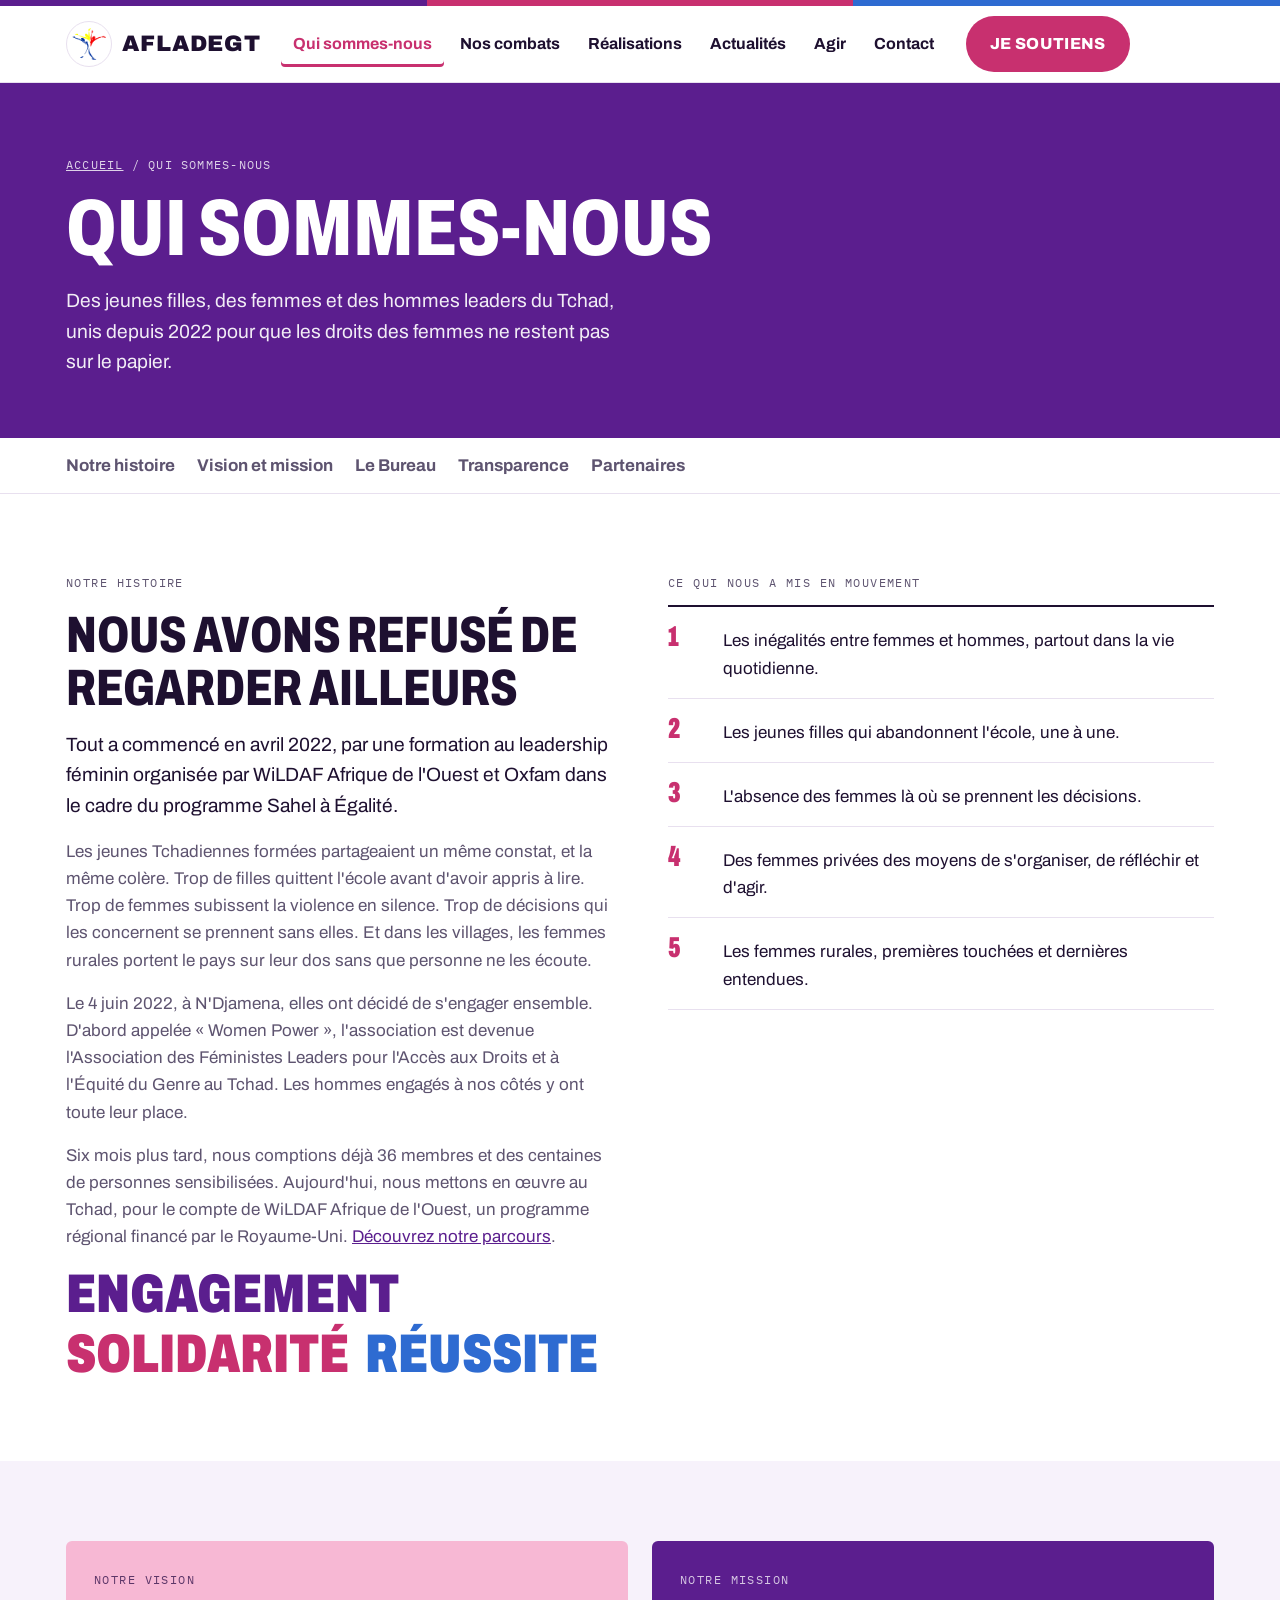
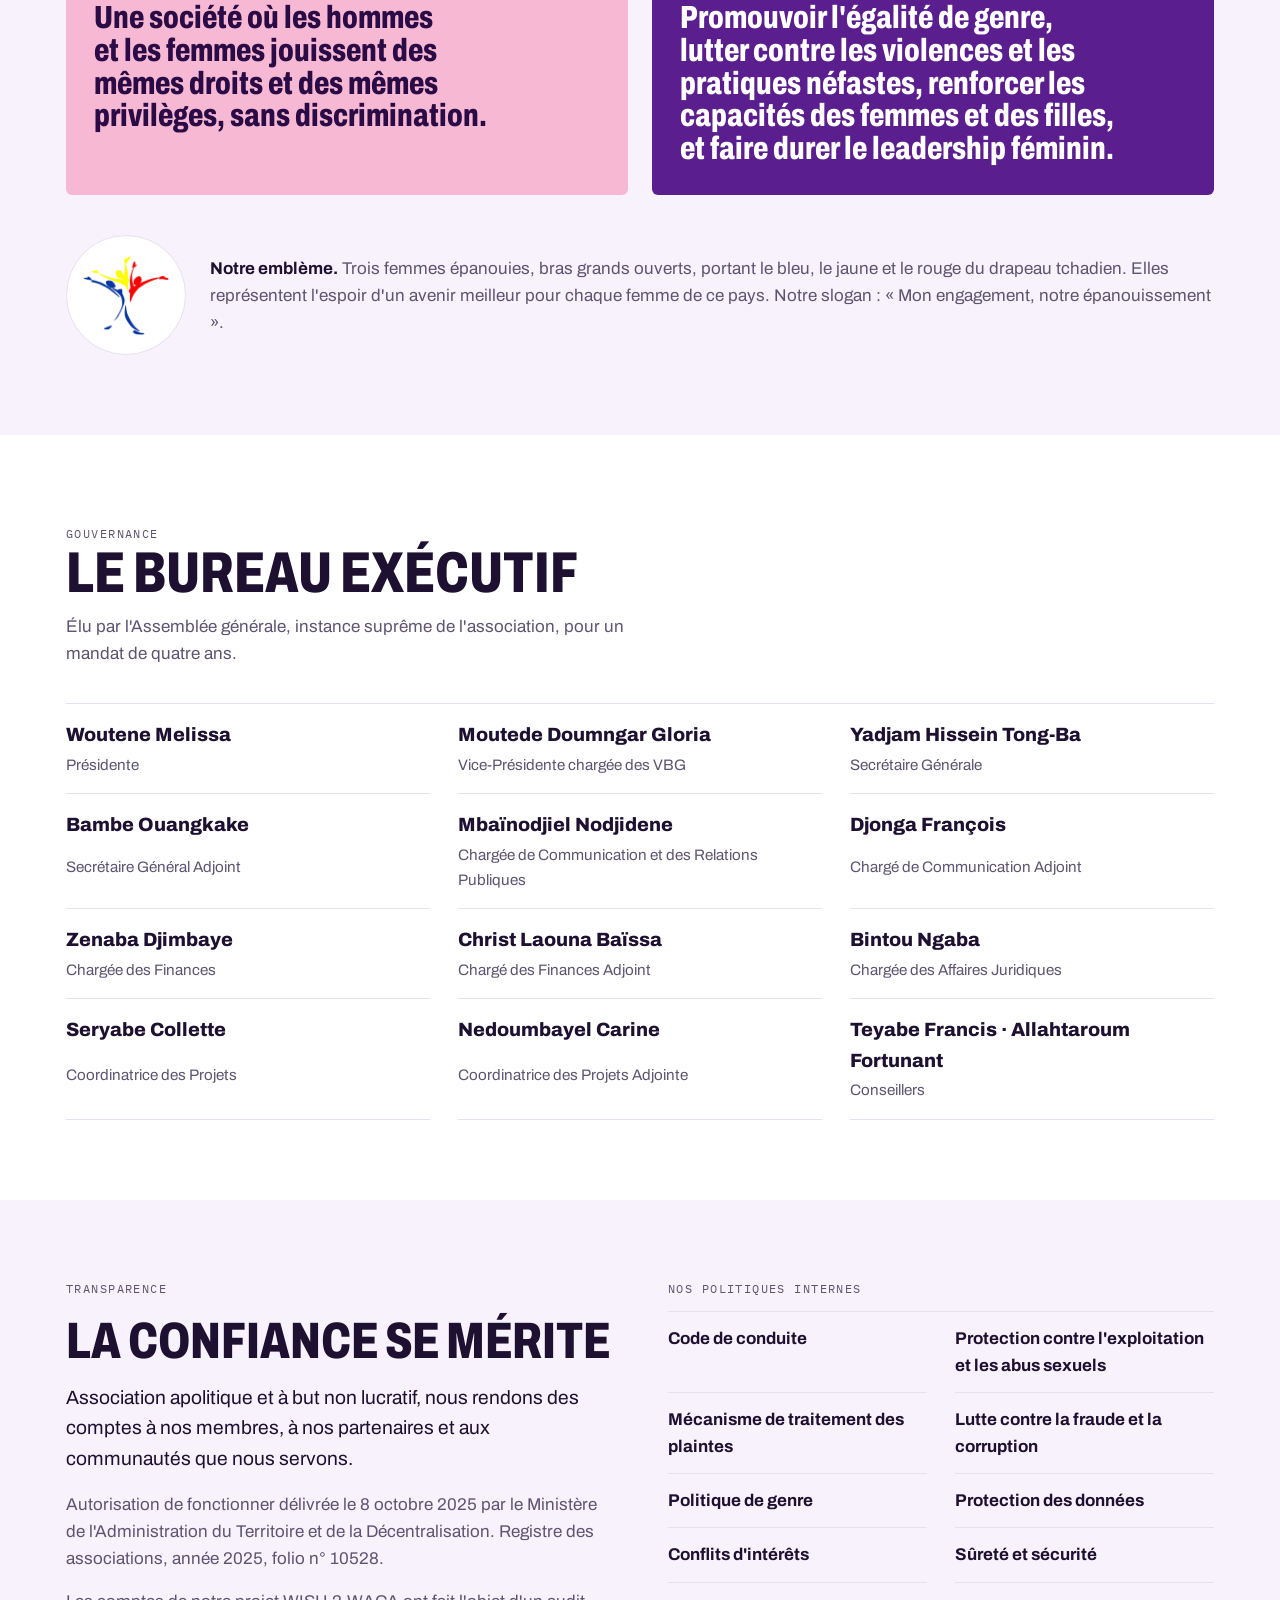
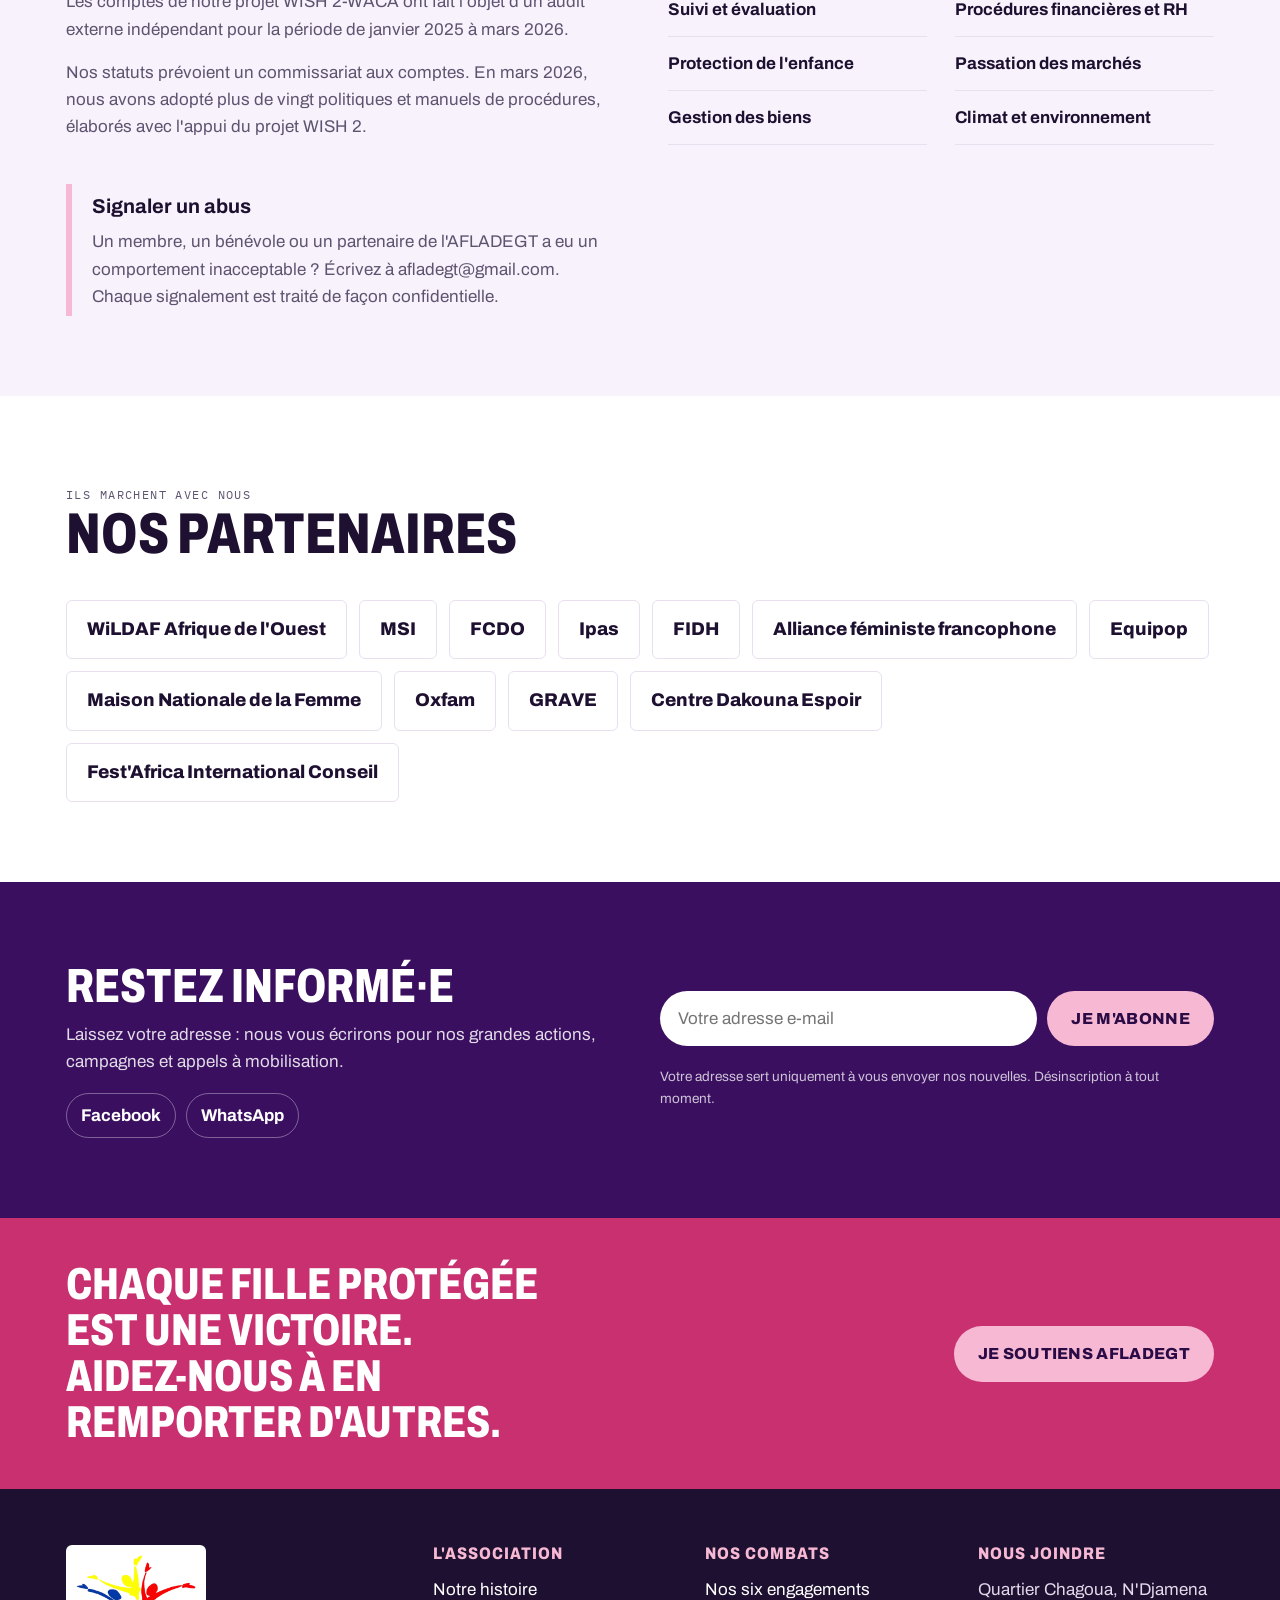
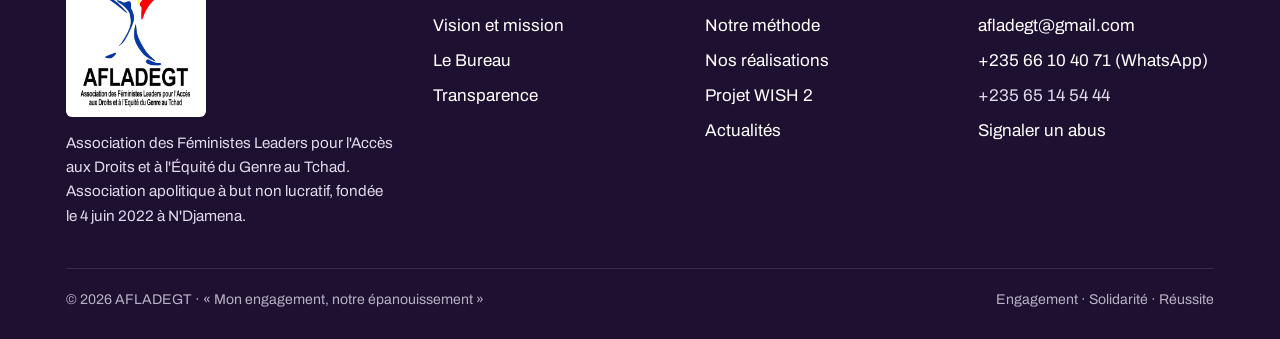
<file: qui-sommes-nous.html>
<!doctype html>
<html lang="fr">
<head>
<meta charset="utf-8">
<meta name="viewport" content="width=device-width,initial-scale=1,viewport-fit=cover">
<title>Qui sommes-nous · AFLADEGT</title>
<meta name="description" content="AFLADEGT, Association des Féministes Leaders pour l&#x27;Accès aux Droits et à l&#x27;Équité du Genre au Tchad : égalité de genre, lutte contre les violences et leadership des femmes et des jeunes filles.">
<meta property="og:title" content="Qui sommes-nous · AFLADEGT">
<meta property="og:description" content="AFLADEGT, Association des Féministes Leaders pour l&#x27;Accès aux Droits et à l&#x27;Équité du Genre au Tchad : égalité de genre, lutte contre les violences et leadership des femmes et des jeunes filles.">
<meta property="og:image" content="assets/logo.png">
<link rel="icon" type="image/png" href="assets/logo-mark.png">
<link rel="preconnect" href="https://fonts.googleapis.com"><link rel="preconnect" href="https://fonts.gstatic.com" crossorigin><link rel="stylesheet" href="https://fonts.googleapis.com/css2?family=Archivo:wdth,wght@62..125,400..900&family=IBM+Plex+Mono:wght@500&display=swap">
<link rel="stylesheet" href="assets/style.css">
</head>
<body>
<a class="skip" href="#contenu">Aller au contenu</a>
<div class="tri" aria-hidden="true"><i></i><i></i><i></i></div>
<header class="top"><div class="wrap bar">
  <a class="logo" href="./"><span class="chip"><img src="assets/logo-mark.png" alt=""></span><b>AFLADEGT</b></a>
  <nav aria-label="Navigation principale"><ul class="menu"><li><a href="qui-sommes-nous.html" aria-current="page">Qui sommes-nous</a></li><li><a href="nos-combats.html">Nos combats</a></li><li><a href="nos-realisations.html">Réalisations</a></li><li><a href="actualites.html">Actualités</a></li><li><a href="agir.html">Agir</a></li><li><a href="contact.html">Contact</a></li></ul></nav>
  <a class="btn btn-red" href="agir.html#don">Je soutiens</a>
  <details class="burger"><summary>Menu</summary><div class="panel"><a href="qui-sommes-nous.html">Qui sommes-nous</a><a href="nos-combats.html">Nos combats</a><a href="nos-realisations.html">Réalisations</a><a href="actualites.html">Actualités</a><a href="agir.html">Agir</a><a href="contact.html">Contact</a><a class="btn btn-red" href="agir.html#don">Je soutiens</a></div></details>
</div></header>
<main id="contenu">
<div class="pagehead"><div class="wrap"><p class="crumbs"><a href="./">Accueil</a> / Qui sommes-nous</p><h1>Qui sommes-nous</h1><p>Des jeunes filles, des femmes et des hommes leaders du Tchad, unis depuis 2022 pour que les droits des femmes ne restent pas sur le papier.</p></div></div>
<nav class="subnav" aria-label="Dans cette page"><div class="wrap"><a href="#histoire">Notre histoire</a><a href="#vision">Vision et mission</a><a href="#equipe">Le Bureau</a><a href="#transparence">Transparence</a><a href="#partenaires">Partenaires</a></div></nav>

<section id="histoire"><div class="wrap split" style="align-items:start">
  <div class="prose">
    <p class="eyebrow">Notre histoire</p>
    <h2>Nous avons refusé de regarder ailleurs</h2>
    <p class="big">Tout a commencé en avril 2022, par une formation au leadership féminin organisée par WiLDAF Afrique de l'Ouest et Oxfam dans le cadre du programme Sahel à Égalité.</p>
    <p>Les jeunes Tchadiennes formées partageaient un même constat, et la même colère. Trop de filles quittent l'école avant d'avoir appris à lire. Trop de femmes subissent la violence en silence. Trop de décisions qui les concernent se prennent sans elles. Et dans les villages, les femmes rurales portent le pays sur leur dos sans que personne ne les écoute.</p>
    <p>Le 4 juin 2022, à N'Djamena, elles ont décidé de s'engager ensemble. D'abord appelée « Women Power », l'association est devenue l'Association des Féministes Leaders pour l'Accès aux Droits et à l'Équité du Genre au Tchad. Les hommes engagés à nos côtés y ont toute leur place.</p>
    <p>Six mois plus tard, nous comptions déjà 36 membres et des centaines de personnes sensibilisées. Aujourd'hui, nous mettons en œuvre au Tchad, pour le compte de WiLDAF Afrique de l'Ouest, un programme régional financé par le Royaume-Uni. <a href="nos-realisations.html">Découvrez notre parcours</a>.</p>
    <div class="devise" aria-label="Notre devise"><span>Engagement</span><span>Solidarité</span><span>Réussite</span></div>
  </div>
  <div>
    <p class="eyebrow" style="margin-bottom:12px">Ce qui nous a mis en mouvement</p>
    <ol class="list-lines">
      <li><b>1</b><span>Les inégalités entre femmes et hommes, partout dans la vie quotidienne.</span></li>
      <li><b>2</b><span>Les jeunes filles qui abandonnent l'école, une à une.</span></li>
      <li><b>3</b><span>L'absence des femmes là où se prennent les décisions.</span></li>
      <li><b>4</b><span>Des femmes privées des moyens de s'organiser, de réfléchir et d'agir.</span></li>
      <li><b>5</b><span>Les femmes rurales, premières touchées et dernières entendues.</span></li>
    </ol>
  </div>
</div></section>

<section id="vision" class="soft"><div class="wrap">
  <div class="vm">
    <div class="v"><p class="eyebrow">Notre vision</p><h3>Une société où les hommes et les femmes jouissent des mêmes droits et des mêmes privilèges, sans discrimination.</h3></div>
    <div class="m"><p class="eyebrow">Notre mission</p><h3>Promouvoir l'égalité de genre, lutter contre les violences et les pratiques néfastes, renforcer les capacités des femmes et des filles, et faire durer le leadership féminin.</h3></div>
  </div>
  <div class="emblem" style="margin-top:40px"><span class="chip"><img src="assets/logo-mark.png" alt=""></span>
    <p><strong style="color:var(--ink)">Notre emblème.</strong> Trois femmes épanouies, bras grands ouverts, portant le bleu, le jaune et le rouge du drapeau tchadien. Elles représentent l'espoir d'un avenir meilleur pour chaque femme de ce pays. Notre slogan : « Mon engagement, notre épanouissement ».</p></div>
</div></section>

<section id="equipe"><div class="wrap">
  <div class="sec-head"><div><p class="eyebrow">Gouvernance</p><h2>Le Bureau exécutif</h2><p>Élu par l'Assemblée générale, instance suprême de l'association, pour un mandat de quatre ans.</p></div></div>
  <div class="people">
    <div><strong>Woutene Melissa</strong><span>Présidente</span></div>
    <div><strong>Moutede Doumngar Gloria</strong><span>Vice-Présidente chargée des VBG</span></div>
    <div><strong>Yadjam Hissein Tong-Ba</strong><span>Secrétaire Générale</span></div>
    <div><strong>Bambe Ouangkake</strong><span>Secrétaire Général Adjoint</span></div>
    <div><strong>Mbaïnodjiel Nodjidene</strong><span>Chargée de Communication et des Relations Publiques</span></div>
    <div><strong>Djonga François</strong><span>Chargé de Communication Adjoint</span></div>
    <div><strong>Zenaba Djimbaye</strong><span>Chargée des Finances</span></div>
    <div><strong>Christ Laouna Baïssa</strong><span>Chargé des Finances Adjoint</span></div>
    <div><strong>Bintou Ngaba</strong><span>Chargée des Affaires Juridiques</span></div>
    <div><strong>Seryabe Collette</strong><span>Coordinatrice des Projets</span></div>
    <div><strong>Nedoumbayel Carine</strong><span>Coordinatrice des Projets Adjointe</span></div>
    <div><strong>Teyabe Francis · Allahtaroum Fortunant</strong><span>Conseillers</span></div>
  </div>
</div></section>

<section id="transparence" class="soft"><div class="wrap split" style="align-items:start">
  <div class="prose">
    <p class="eyebrow">Transparence</p>
    <h2>La confiance se mérite</h2>
    <p class="big">Association apolitique et à but non lucratif, nous rendons des comptes à nos membres, à nos partenaires et aux communautés que nous servons.</p>
    <p>Autorisation de fonctionner délivrée le 8 octobre 2025 par le Ministère de l'Administration du Territoire et de la Décentralisation. Registre des associations, année 2025, folio n° 10528.</p>
    <p>Les comptes de notre projet WISH 2-WACA ont fait l'objet d'un audit externe indépendant pour la période de janvier 2025 à mars 2026.</p>
    <p>Nos statuts prévoient un commissariat aux comptes. En mars 2026, nous avons adopté plus de vingt politiques et manuels de procédures, élaborés avec l'appui du projet WISH 2.</p>
    <div class="notice"><strong>Signaler un abus</strong><p>Un membre, un bénévole ou un partenaire de l'AFLADEGT a eu un comportement inacceptable ? Écrivez à afladegt@gmail.com. Chaque signalement est traité de façon confidentielle.</p></div>
  </div>
  <div>
    <p class="eyebrow" style="margin-bottom:12px">Nos politiques internes</p>
    <ul class="policies">
      <li>Code de conduite</li><li>Protection contre l'exploitation et les abus sexuels</li>
      <li>Mécanisme de traitement des plaintes</li><li>Lutte contre la fraude et la corruption</li>
      <li>Politique de genre</li><li>Protection des données</li>
      <li>Conflits d'intérêts</li><li>Sûreté et sécurité</li>
      <li>Suivi et évaluation</li><li>Procédures financières et RH</li>
      <li>Protection de l'enfance</li><li>Passation des marchés</li>
      <li>Gestion des biens</li><li>Climat et environnement</li>
    </ul>
  </div>
</div></section>

<section id="partenaires"><div class="wrap">
  <div class="sec-head"><div><p class="eyebrow">Ils marchent avec nous</p><h2>Nos partenaires</h2></div></div>
  <div class="partners"><span>WiLDAF Afrique de l'Ouest</span><span>MSI</span><span>FCDO</span><span>Ipas</span><span>FIDH</span><span>Alliance féministe francophone</span><span>Equipop</span><span>Maison Nationale de la Femme</span><span>Oxfam</span><span>GRAVE</span><span>Centre Dakouna Espoir</span><span>Fest'Africa International Conseil</span></div>
</div></section>

</main>
<section class="letter" id="lettre"><div class="wrap">
  <div><h2>Restez informé·e</h2><p>Laissez votre adresse : nous vous écrirons pour nos grandes actions, campagnes et appels à mobilisation.</p>
    <div class="social"><a href="https://www.facebook.com/afladegt" target="_blank" rel="noopener">Facebook</a><a href="https://wa.me/23566104071" target="_blank" rel="noopener">WhatsApp</a></div></div>
  <form name="newsletter" method="get" action="merci.html" data-mail="afladegt@gmail.com">
    
    <input type="email" id="nl-email" name="email" required placeholder="Votre adresse e-mail" aria-label="Votre adresse e-mail">
    <button class="btn btn-yellow" type="submit">Je m'abonne</button>
    <p class="note">Votre adresse sert uniquement à vous envoyer nos nouvelles. Désinscription à tout moment.</p>
  </form>
</div></section>
<section class="donband" style="padding:0"><div class="wrap">
  <h2>Chaque fille protégée est une victoire. Aidez-nous à en remporter d'autres.</h2>
  <a class="btn btn-yellow" href="agir.html#don">Je soutiens AFLADEGT</a>
</div></section>
<footer class="foot"><div class="wrap">
  <div class="cols">
    <div class="about"><img src="assets/logo.png" alt="Logo AFLADEGT">
      <p>Association des Féministes Leaders pour l'Accès aux Droits et à l'Équité du Genre au Tchad. Association apolitique à but non lucratif, fondée le 4 juin 2022 à N'Djamena.</p></div>
    <div><h4>L'association</h4><ul><li><a href="qui-sommes-nous.html">Notre histoire</a></li><li><a href="qui-sommes-nous.html#vision">Vision et mission</a></li><li><a href="qui-sommes-nous.html#equipe">Le Bureau</a></li><li><a href="qui-sommes-nous.html#transparence">Transparence</a></li></ul></div>
    <div><h4>Nos combats</h4><ul><li><a href="nos-combats.html#combats">Nos six engagements</a></li><li><a href="nos-combats.html#methode">Notre méthode</a></li><li><a href="nos-realisations.html">Nos réalisations</a></li><li><a href="nos-combats.html#wish2">Projet WISH 2</a></li><li><a href="actualites.html">Actualités</a></li></ul></div>
    <div><h4>Nous joindre</h4><ul><li>Quartier Chagoua, N'Djamena</li><li><a href="mailto:afladegt@gmail.com">afladegt@gmail.com</a></li><li><a href="https://wa.me/23566104071" target="_blank" rel="noopener">+235 66 10 40 71 (WhatsApp)</a></li><li>+235 65 14 54 44</li><li><a href="contact.html#signaler">Signaler un abus</a></li></ul></div>
  </div>
  <div class="legal"><span>© 2026 AFLADEGT · « Mon engagement, notre épanouissement »</span><span>Engagement · Solidarité · Réussite</span></div>
</div></footer>
<script src="assets/site.js"></script>
<script src="assets/editor.js"></script>
</body>
</html>
</file>
<file: assets/style.css>
/* AFLADEGT — site associatif multi-pages.
   Bandeau tricolore, gros titres condensés, blocs de couleur pleins, cartes d'actualité. */
:root{
  --paper:#FFFFFF; --soft:#F7F2FB; --ink:#1E1030; --muted:#5E5470; --line:#E8E0EF;
  --blue:#5B1E8E; --blue-deep:#3A0F60; --on-blue:#FFFFFF;
  --yellow:#F7B8D4; --on-yellow:#2A0B45; --red:#C8306F; --on-red:#FFFFFF;
  --azure:#2E6BD1; --tint:#F1E6FA;
  --link:#5B1E8E;
  --display:"Archivo", "Arial Narrow", Arial, sans-serif;
  --body:"Archivo", "Helvetica Neue", Arial, sans-serif;
  --mono:"IBM Plex Mono", ui-monospace, Menlo, monospace;
  --radius:6px;
}
@media (prefers-color-scheme: dark){:root:not([data-theme="light"]){
  --paper:#140B1F; --soft:#1D1230; --ink:#F3EEF9; --muted:#B9ACCB; --line:#33264A;
  --blue:#6A2BA3; --blue-deep:#2A0B47; --azure:#5B92EC; --tint:#2A1A40; --link:#D7B6F5; color-scheme:dark}}
:root[data-theme="dark"]{
  --paper:#140B1F; --soft:#1D1230; --ink:#F3EEF9; --muted:#B9ACCB; --line:#33264A;
  --blue:#6A2BA3; --blue-deep:#2A0B47; --azure:#5B92EC; --tint:#2A1A40; --link:#D7B6F5; color-scheme:dark}

*,*::before,*::after{box-sizing:border-box}
html{scroll-behavior:smooth}
@media (prefers-reduced-motion:reduce){html{scroll-behavior:auto}*{transition:none!important}}
body{margin:0;background:var(--paper);color:var(--ink);font-family:var(--body);font-size:1.0625rem;line-height:1.6;font-stretch:100%}
img{max-width:100%;display:block}
a{color:var(--link)}
p{margin:0}
h1,h2,h3,h4{font-family:var(--display);font-stretch:75%;font-weight:800;line-height:1.02;margin:0;text-wrap:balance}
:focus-visible{outline:3px solid var(--yellow);outline-offset:3px}
.wrap{max-width:1180px;margin:0 auto;padding-left:max(16px,env(safe-area-inset-left,0px));padding-right:max(16px,env(safe-area-inset-right,0px))}
.eyebrow{font-family:var(--mono);font-size:.74rem;letter-spacing:.12em;text-transform:uppercase;color:var(--muted)}
.skip{position:absolute;left:-999px;top:8px;background:var(--yellow);color:var(--on-yellow);padding:8px 12px;z-index:50}
.skip:focus{left:8px}

/* Tricolore */
.tri{display:flex;height:6px}
.tri i{flex:1}
.tri i:nth-child(1){background:var(--blue)}.tri i:nth-child(2){background:var(--red)}.tri i:nth-child(3){background:var(--azure)}

/* Boutons */
.btn{display:inline-flex;align-items:center;justify-content:center;gap:8px;font-family:var(--display);font-weight:800;font-size:1rem;letter-spacing:.02em;text-transform:uppercase;padding:13px 22px;border-radius:999px;text-decoration:none;border:2px solid transparent;cursor:pointer;transition:transform .15s ease,background .15s ease}
.btn:hover{transform:translateY(-1px)}
.btn-red{background:var(--red);color:var(--on-red)}
.btn-yellow{background:var(--yellow);color:var(--on-yellow)}
.btn-blue{background:var(--blue);color:var(--on-blue)}
.btn-line{border-color:currentColor;color:inherit;background:none}
.more{font-family:var(--display);font-weight:800;text-transform:uppercase;letter-spacing:.03em;text-decoration:none;color:var(--link);display:inline-flex;gap:6px;align-items:center}
.more::after{content:"→"}

/* En-tête */
.top{position:sticky;top:0;z-index:30;background:var(--paper);border-bottom:1px solid var(--line)}
body::before{content:"";position:fixed;inset:0 0 auto;height:env(safe-area-inset-top,0px);z-index:31;background:var(--paper)}
.top{top:env(safe-area-inset-top,0px)}
.bar{display:flex;align-items:center;gap:20px;min-height:76px}
.logo{display:flex;align-items:center;gap:10px;text-decoration:none;color:var(--ink);flex:none}
.logo span.chip{width:46px;height:46px;border-radius:50%;background:#fff;display:grid;place-items:center;border:1px solid var(--line)}
.logo img{width:34px}
.logo b{font-family:var(--display);font-weight:900;font-size:1.4rem;letter-spacing:.04em}
.menu{display:flex;gap:4px;list-style:none;margin:0 0 0 auto;padding:0}
.menu a{display:block;padding:10px 12px;border-radius:4px;font-family:var(--display);font-weight:700;text-decoration:none;color:var(--ink);font-size:1rem}
.menu a:hover,.menu a[aria-current="page"]{color:var(--red)}
.menu a[aria-current="page"]{box-shadow:inset 0 -3px 0 var(--red)}
.bar .btn{flex:none}
.burger{display:none;margin-left:auto}
.burger summary{list-style:none;cursor:pointer;font-family:var(--display);font-weight:800;text-transform:uppercase;border:2px solid var(--ink);border-radius:999px;padding:8px 16px}
.burger summary::-webkit-details-marker{display:none}
.burger[open] .panel{display:grid}
.panel{display:none;position:absolute;left:0;right:0;top:100%;background:var(--paper);border-bottom:1px solid var(--line);padding:12px max(16px,env(safe-area-inset-right,0px)) 20px max(16px,env(safe-area-inset-left,0px));gap:4px;box-shadow:0 12px 24px rgba(0,0,0,.08)}
.panel a{padding:12px 4px;font-family:var(--display);font-weight:800;font-size:1.25rem;text-decoration:none;color:var(--ink);border-bottom:1px solid var(--line)}
.panel .btn{margin-top:12px}
@media (max-width:980px){.menu,.bar>.btn{display:none}.burger{display:block}}

/* Hero accueil */
.hero{background:var(--blue);color:var(--on-blue);position:relative;overflow:hidden}
.hero .wrap{display:grid;grid-template-columns:1.35fr 1fr;gap:40px;align-items:center;padding-block:64px 72px;position:relative}
.hero .tag{display:inline-block;background:var(--yellow);color:var(--on-yellow);font-family:var(--display);font-weight:800;text-transform:uppercase;letter-spacing:.04em;font-size:.85rem;padding:6px 12px;border-radius:3px}
.hero h1{font-size:clamp(2.6rem,7vw,5.6rem);margin-top:18px;text-transform:uppercase;overflow-wrap:break-word}
.hero h1 em{font-style:normal;color:var(--yellow)}
.hero .lede{margin-top:22px;font-size:1.2rem;max-width:44ch;opacity:.92}
.hero .ctas{display:flex;flex-wrap:wrap;gap:12px;margin-top:30px}
.hero>.wrap>div{min-width:0}
.hero .mark{position:absolute;right:-120px;bottom:-140px;width:560px;opacity:.08;pointer-events:none;filter:grayscale(1) brightness(3)}
.act-box{background:var(--paper);color:var(--ink);border-radius:var(--radius);padding:26px;display:grid;gap:14px;box-shadow:0 20px 40px rgba(0,0,0,.25)}
.act-box h2{font-size:1.9rem;text-transform:uppercase}
.act-box p{color:var(--muted);font-size:1rem}
.choices{display:grid;gap:10px}
.choices a{display:flex;justify-content:space-between;align-items:center;gap:12px;padding:14px 16px;border:2px solid var(--line);border-radius:var(--radius);text-decoration:none;color:var(--ink);font-family:var(--display);font-weight:800;font-size:1.1rem}
.choices a:hover{border-color:var(--blue)}
.choices a span{display:grid;gap:2px;min-width:0}
.choices a small{display:block;font-family:var(--body);font-weight:400;font-size:.9rem;color:var(--muted)}
.choices a::after{content:"→";font-size:1.3rem;color:var(--red)}

/* Bande chiffres */
.figures{background:var(--tint);color:var(--ink)}
.figures .wrap{display:grid;grid-template-columns:repeat(4,1fr);gap:0}
.figures div.f{padding:26px 20px 28px;border-left:1px solid var(--line);min-width:0}
.figures div.f:first-child{border-left:0;padding-left:0}
.figures b{color:var(--blue);display:block;font-family:var(--display);font-stretch:75%;font-weight:900;font-size:2.6rem;line-height:1;font-variant-numeric:tabular-nums}
.figures span{font-size:.95rem}

/* Sections */
section{padding-block:80px}
.soft{background:var(--soft)}
.sec-head{display:flex;flex-wrap:wrap;justify-content:space-between;align-items:end;gap:16px 32px;margin-bottom:36px}
.sec-head h2{font-size:clamp(2.2rem,5vw,3.6rem);text-transform:uppercase}
.sec-head p{color:var(--muted);max-width:56ch;margin-top:10px}
.sec-head>div{min-width:0}

/* Cartes "Agir" */
.agir{display:grid;grid-template-columns:repeat(4,1fr);gap:20px}
.agir a{display:grid;gap:12px;align-content:start;padding:26px 22px 24px;border-radius:var(--radius);text-decoration:none;color:var(--ink);background:var(--paper);border:1px solid var(--line);border-top:6px solid var(--c);min-width:0;transition:transform .15s ease,box-shadow .15s ease}
.agir a:hover{transform:translateY(-3px);box-shadow:0 12px 28px rgba(0,0,0,.08)}
.agir .ico{width:48px;height:48px;border-radius:50%;background:var(--c);display:grid;place-items:center;color:#fff}
.agir .ico svg{width:24px;height:24px}
.agir h3{font-size:1.7rem;text-transform:uppercase}
.agir p{color:var(--muted);font-size:1rem}
.agir .more{margin-top:auto}
.c-blue{--c:var(--blue)}.c-yellow{--c:var(--azure)}.c-red{--c:var(--red)}.c-ink{--c:var(--blue-deep)}

/* Cartes actualités */
.news{display:grid;grid-template-columns:repeat(3,1fr);gap:28px}
.card{display:grid;grid-template-rows:auto 1fr;border-radius:var(--radius);overflow:hidden;background:var(--paper);border:1px solid var(--line);min-width:0}
.media{position:relative;aspect-ratio:16/10;background:var(--c,var(--blue));overflow:hidden;display:grid;place-items:center}
.media img{width:100%;height:100%;object-fit:cover}
.media .ph{position:absolute;inset:0;display:grid;place-items:center;color:#fff}
.media .ph .disc{position:relative;width:34%;aspect-ratio:1;border-radius:50%;background:#fff;display:grid;place-items:center;box-shadow:0 8px 24px rgba(0,0,0,.18)}
.media .ph .disc img{width:70%;height:auto;object-fit:contain}
.media .ph::before{content:"";position:absolute;inset:0;background:radial-gradient(circle at 80% 20%,rgba(255,255,255,.18),transparent 55%)}
.media .ph-plain{background:#fff}
.cat{position:absolute;left:14px;top:14px;background:var(--yellow);color:var(--on-yellow);font-family:var(--display);font-weight:800;text-transform:uppercase;font-size:.78rem;letter-spacing:.04em;padding:5px 10px;border-radius:3px;z-index:1}
.card .txt{display:grid;gap:10px;align-content:start;padding:20px 22px 24px}
.meta{font-family:var(--mono);font-size:.75rem;letter-spacing:.06em;text-transform:uppercase;color:var(--muted)}
.card h3{font-size:1.55rem}
.card p{color:var(--muted);font-size:1rem}
.news-wide .card:first-child{grid-column:span 2;grid-template-columns:1.2fr 1fr;grid-template-rows:auto}
.news-wide .card:first-child .media{aspect-ratio:auto;min-height:100%}
.news-wide .card:first-child h3{font-size:2.1rem}

/* Bloc engagement (texte + citation) */
.split{display:grid;grid-template-columns:1fr 1fr;gap:56px;align-items:center}
.split>div{min-width:0}
.quote{background:var(--red);color:var(--on-red);border-radius:var(--radius);padding:40px 36px;display:grid;gap:18px}
.quote p{font-family:var(--display);font-stretch:80%;font-weight:800;font-size:clamp(1.7rem,3.4vw,2.5rem);line-height:1.1}
.quote small{font-family:var(--mono);font-size:.76rem;letter-spacing:.1em;text-transform:uppercase;opacity:.85}
.prose{display:grid;gap:16px;max-width:62ch}
.prose h2{font-size:clamp(2rem,4.4vw,3.2rem);text-transform:uppercase}
.prose p{color:var(--muted)}
.prose p.big{color:var(--ink);font-size:1.2rem}

/* Newsletter */
.letter{background:var(--blue-deep);color:var(--on-blue)}
.letter .wrap{display:grid;grid-template-columns:1fr 1fr;gap:40px;align-items:center}
.letter h2{font-size:clamp(2rem,4.4vw,3rem);text-transform:uppercase}
.letter p{opacity:.85;margin-top:10px}
.letter form{display:flex;flex-wrap:wrap;gap:10px}
.letter input[type=email]{flex:1 1 240px;min-width:0;font:inherit;padding:14px 18px;border-radius:999px;border:0;color:#121633;background:#fff}
.letter .note{flex-basis:100%;font-size:.85rem;opacity:.75}
.social{display:flex;gap:10px;margin-top:18px}
.social a{display:inline-flex;align-items:center;gap:8px;color:var(--on-blue);text-decoration:none;font-family:var(--display);font-weight:700;border:1px solid rgba(255,255,255,.35);border-radius:999px;padding:8px 14px}

/* Bandeau don */
.donband{background:var(--red);color:var(--on-red)}
.donband .wrap{display:flex;flex-wrap:wrap;justify-content:space-between;align-items:center;gap:20px;padding-block:44px}
.donband h2{font-size:clamp(1.8rem,4vw,2.8rem);text-transform:uppercase;max-width:24ch}

/* Pages intérieures */
.pagehead{background:var(--blue);color:var(--on-blue)}
.pagehead .wrap{padding-block:56px 60px}
.pagehead .crumbs{font-family:var(--mono);font-size:.76rem;letter-spacing:.1em;text-transform:uppercase;opacity:.8}
.pagehead .crumbs a{color:inherit}
.pagehead h1{font-size:clamp(2.6rem,7vw,5rem);text-transform:uppercase;margin-top:14px;overflow-wrap:break-word}
.pagehead p{margin-top:16px;font-size:1.2rem;max-width:52ch;opacity:.92}
.subnav{border-bottom:1px solid var(--line);background:var(--paper)}
.subnav .wrap{display:flex;gap:6px 22px;flex-wrap:wrap;padding-block:14px}
.subnav a{font-family:var(--display);font-weight:700;text-decoration:none;color:var(--muted)}
.subnav a:hover{color:var(--red)}

.axes{display:grid;grid-template-columns:repeat(3,1fr);gap:24px}
.axe{display:grid;gap:10px;align-content:start;background:var(--paper);border:1px solid var(--line);border-radius:var(--radius);padding:26px 24px;border-top:6px solid var(--c);min-width:0}
.axe h3{font-size:1.65rem}
.axe p{color:var(--muted);font-size:1rem}
.steps{display:grid;grid-template-columns:repeat(3,1fr);gap:28px;counter-reset:s}
.step{display:grid;gap:10px;align-content:start;min-width:0}
.step::before{counter-increment:s;content:counter(s);font-family:var(--display);font-stretch:62%;font-weight:900;font-size:4rem;line-height:.9;color:var(--red)}
.step h3{font-size:1.5rem}
.step p{color:var(--muted)}
.chips{display:flex;flex-wrap:wrap;gap:10px;margin-top:28px}
.chips span{font-family:var(--display);font-weight:700;border:1px solid var(--line);border-radius:999px;padding:8px 16px;background:var(--paper)}

.list-lines{list-style:none;margin:0;padding:0;border-top:2px solid var(--ink)}
.list-lines li{display:grid;grid-template-columns:auto 1fr;gap:18px;align-items:baseline;padding-block:16px;border-bottom:1px solid var(--line)}
.list-lines b{font-family:var(--display);font-stretch:62%;font-weight:900;font-size:1.8rem;line-height:1;color:var(--red);min-width:1.3em}
.people{display:grid;grid-template-columns:repeat(3,1fr);gap:0 28px;border-top:1px solid var(--line)}
.people div{padding-block:16px;border-bottom:1px solid var(--line);display:grid;gap:2px;min-width:0}
.people strong{font-family:var(--display);font-weight:800;font-size:1.2rem}
.people span{color:var(--muted);font-size:.95rem}
.policies{display:grid;grid-template-columns:repeat(2,1fr);gap:0 28px;list-style:none;margin:0;padding:0;border-top:1px solid var(--line)}
.policies li{padding-block:13px;border-bottom:1px solid var(--line);font-family:var(--display);font-weight:700}
.notice{border-left:6px solid var(--yellow);padding:6px 0 6px 20px;display:grid;gap:6px;margin-top:28px}
.notice strong{font-family:var(--display);font-size:1.25rem}
.notice p{color:var(--muted)}
.vm{display:grid;grid-template-columns:1fr 1fr;gap:24px}
.vm div{border-radius:var(--radius);padding:30px 28px;display:grid;gap:12px;align-content:start;min-width:0}
.vm .v{background:var(--yellow);color:var(--on-yellow)}
.vm .m{background:var(--blue);color:var(--on-blue)}
.vm h3{font-size:clamp(1.5rem,2.6vw,2rem)}
.vm .eyebrow{color:inherit;opacity:.75}
.devise{display:flex;flex-wrap:wrap;gap:6px 16px;font-family:var(--display);font-stretch:75%;font-weight:900;text-transform:uppercase;font-size:clamp(2rem,5vw,3.4rem);line-height:1}
.devise span:nth-child(1){color:var(--blue)}.devise span:nth-child(2){color:var(--red)}.devise span:nth-child(3){color:var(--azure)}
@media (prefers-color-scheme: dark){:root:not([data-theme="light"]) .devise span:nth-child(1){color:#C9A2F0}:root:not([data-theme="light"]) .devise span:nth-child(2){color:var(--yellow)}}
:root[data-theme="dark"] .devise span:nth-child(1){color:#C9A2F0}:root[data-theme="dark"] .devise span:nth-child(2){color:var(--yellow)}
.emblem{display:grid;grid-template-columns:auto 1fr;gap:24px;align-items:center}
.emblem .chip{width:120px;height:120px;border-radius:50%;background:#fff;display:grid;place-items:center;border:1px solid var(--line)}
.emblem .chip img{width:86px}
.emblem p{color:var(--muted)}
.proj{display:grid;grid-template-columns:1fr 1.3fr;gap:48px;align-items:start}
.proj>div{min-width:0}
.proj dl{display:grid;gap:14px;margin:22px 0 0}
.proj dt{font-family:var(--mono);font-size:.74rem;letter-spacing:.12em;text-transform:uppercase;color:var(--muted)}
.proj dd{margin:0;font-weight:600}
.results{display:grid;grid-template-columns:1fr 1fr;gap:12px}
.results div{background:var(--paper);border:1px solid var(--line);border-radius:var(--radius);padding:16px 18px;min-width:0}
.results .eyebrow{display:block;margin-bottom:4px}
.stat{display:flex;gap:20px;align-items:baseline;padding-top:20px;border-top:1px solid var(--line)}
.stat b{font-family:var(--display);font-stretch:75%;font-weight:900;font-size:3.6rem;line-height:1;color:var(--red)}
.partners{display:flex;flex-wrap:wrap;gap:12px}
.partners span{font-family:var(--display);font-weight:800;font-size:1.15rem;padding:14px 20px;border:1px solid var(--line);border-radius:var(--radius);background:var(--paper)}

/* Filtres actualités */
.filters{display:flex;flex-wrap:wrap;gap:8px;margin-bottom:28px}
.filters button{font:inherit;font-family:var(--display);font-weight:700;padding:8px 16px;border-radius:999px;border:1px solid var(--line);background:var(--paper);color:var(--ink);cursor:pointer}
.filters button[aria-pressed="true"]{background:var(--ink);color:var(--paper);border-color:var(--ink)}

/* Formulaires */
.form{display:grid;gap:16px;background:var(--paper);border:1px solid var(--line);border-radius:var(--radius);padding:28px}
.form .row{display:grid;grid-template-columns:1fr 1fr;gap:16px}
.form label{display:grid;gap:6px;font-family:var(--display);font-weight:700;min-width:0}
.form input,.form select,.form textarea{font:inherit;font-weight:400;padding:12px 14px;border:1px solid var(--line);border-radius:4px;background:var(--paper);color:var(--ink);width:100%}
.form textarea{min-height:120px;resize:vertical}
.form .hint{font-size:.88rem;color:var(--muted);font-family:var(--body);font-weight:400}
.ways{display:grid;grid-template-columns:repeat(2,1fr);gap:20px}
.way{display:grid;gap:10px;align-content:start;padding:26px;border-radius:var(--radius);background:var(--paper);border:1px solid var(--line);border-top:6px solid var(--c);min-width:0}
.way h3{font-size:1.7rem;text-transform:uppercase}
.way p{color:var(--muted)}
.contact-cards{display:grid;grid-template-columns:repeat(4,1fr);gap:16px}
.contact-cards div{background:var(--paper);border:1px solid var(--line);border-radius:var(--radius);padding:20px;display:grid;gap:6px;align-content:start;min-width:0}
.contact-cards strong{font-family:var(--display);font-size:1.25rem;overflow-wrap:anywhere}
.copy{justify-self:start;font-family:var(--mono);font-size:.72rem;letter-spacing:.06em;text-transform:uppercase;background:none;color:var(--ink);border:1px solid var(--line);border-radius:4px;padding:6px 10px;cursor:pointer}

/* Pied de page */
.foot{background:#1E1030;color:#E2D9EC}
@media (prefers-color-scheme: dark){:root:not([data-theme="light"]) .foot{background:#0E0618}}
:root[data-theme="dark"] .foot{background:#0E0618}
.foot a{color:#fff;text-decoration:none}
.foot a:hover{text-decoration:underline}
.foot .cols{display:grid;grid-template-columns:1.4fr repeat(3,1fr);gap:36px;padding-block:56px 40px}
.foot .cols>div{min-width:0}
.foot h4{font-family:var(--display);font-stretch:85%;font-size:1.05rem;text-transform:uppercase;letter-spacing:.06em;color:var(--yellow);margin-bottom:14px}
.foot ul{list-style:none;margin:0;padding:0;display:grid;gap:8px}
.foot .about{display:grid;gap:14px;font-size:.95rem}
.foot .about img{width:140px;background:#fff;border-radius:6px;padding:10px}
.foot .legal{border-top:1px solid rgba(255,255,255,.14);padding-block:20px 28px;display:flex;flex-wrap:wrap;justify-content:space-between;gap:10px;font-size:.88rem;opacity:.8}

/* Responsive */
@media (max-width:980px){
  .hero .wrap,.split,.letter .wrap,.proj{grid-template-columns:1fr}
  .agir{grid-template-columns:1fr 1fr}
  .news{grid-template-columns:1fr 1fr}
  .news-wide .card:first-child{grid-column:span 2}
  .figures .wrap{grid-template-columns:1fr 1fr}
  .figures div.f:nth-child(3){border-left:0;padding-left:0}
  .axes,.steps{grid-template-columns:1fr 1fr}
  .people{grid-template-columns:1fr 1fr}
  .contact-cards{grid-template-columns:1fr 1fr}
  .foot .cols{grid-template-columns:1fr 1fr}
}
@media (max-width:620px){
  section{padding-block:56px}
  .agir,.news,.axes,.steps,.people,.policies,.vm,.ways,.results,.contact-cards,.form .row{grid-template-columns:1fr}
  .news-wide .card:first-child{grid-column:auto;grid-template-columns:1fr}
  .news-wide .card:first-child .media{aspect-ratio:16/10}
  .figures .wrap{grid-template-columns:1fr 1fr}
  .figures b{font-size:2rem}
  .foot .cols{grid-template-columns:1fr}
  .emblem{grid-template-columns:1fr}
  .hero .wrap{padding-block:44px 52px}
}
.panel a.btn{color:var(--on-red);border-bottom:0;padding:13px 22px}

/* ---- Réalisations : projets & frise ---- */
.projects{display:grid;grid-template-columns:repeat(2,1fr);gap:24px}
.project{display:grid;gap:12px;align-content:start;background:var(--paper);border:1px solid var(--line);border-radius:var(--radius);padding:28px 26px;border-top:6px solid var(--c);min-width:0}
.project h3{font-size:1.9rem;text-transform:uppercase}
.project p{color:var(--muted)}
.project ul{display:grid;gap:8px;padding-left:1.1em;margin:4px 0 0}
.project li{color:var(--ink)}
.project .badge{justify-self:start;font-family:var(--mono);font-size:.72rem;letter-spacing:.1em;text-transform:uppercase;padding:5px 10px;border-radius:99px;background:var(--tint);color:var(--blue)}
.project .badge.live{background:var(--red);color:var(--on-red)}
.timeline{display:grid;gap:0;max-width:880px}
.year{font-family:var(--display);font-stretch:62%;font-weight:900;font-size:clamp(3rem,8vw,5rem);line-height:1;color:var(--blue);margin:40px 0 8px}
.year:first-child{margin-top:0}
.tl{display:grid;grid-template-columns:150px 1fr;gap:6px 28px;padding:20px 0;border-top:1px solid var(--line)}
.tl .when{font-family:var(--mono);font-size:.78rem;letter-spacing:.06em;text-transform:uppercase;color:var(--red);padding-top:4px}
.tl h3{font-size:1.4rem}
.tl p{color:var(--muted);margin-top:6px}
.tl .n{display:inline-block;margin-top:10px;font-family:var(--mono);font-size:.75rem;letter-spacing:.06em;text-transform:uppercase;background:var(--tint);color:var(--blue);padding:4px 9px;border-radius:4px}
.tease{display:grid;grid-template-columns:repeat(4,1fr);gap:20px}
.tease div{border-top:4px solid var(--c);padding-top:14px;min-width:0}
.tease .meta{display:block;margin-bottom:6px}
.tease h3{font-size:1.3rem}
.tease p{color:var(--muted);font-size:.98rem;margin-top:6px}
@media (max-width:980px){.projects{grid-template-columns:1fr}.tease{grid-template-columns:1fr 1fr}}
@media (max-width:620px){.tl{grid-template-columns:1fr}.tease{grid-template-columns:1fr}}

/* ---- Zones d'intervention & carte ---- */
.zones{display:grid;grid-template-columns:repeat(3,1fr);gap:24px}
.zones>div{border-top:6px solid var(--c);background:var(--paper);border-radius:var(--radius);border-left:1px solid var(--line);border-right:1px solid var(--line);border-bottom:1px solid var(--line);padding:24px;display:grid;gap:10px;align-content:start;min-width:0}
.zones h3{font-size:1.45rem}
.zones ul{display:grid;gap:8px;padding-left:1.1em;margin:0;color:var(--muted)}
.zones b{color:var(--ink)}
.map{border-radius:var(--radius);overflow:hidden;border:1px solid var(--line);background:var(--tint);aspect-ratio:16/7;min-height:280px}
.map iframe{width:100%;height:100%;border:0;display:block}
.contact-cards .more{font-size:.9rem}
@media (max-width:980px){.zones{grid-template-columns:1fr}.map{aspect-ratio:4/3}}
</file>
